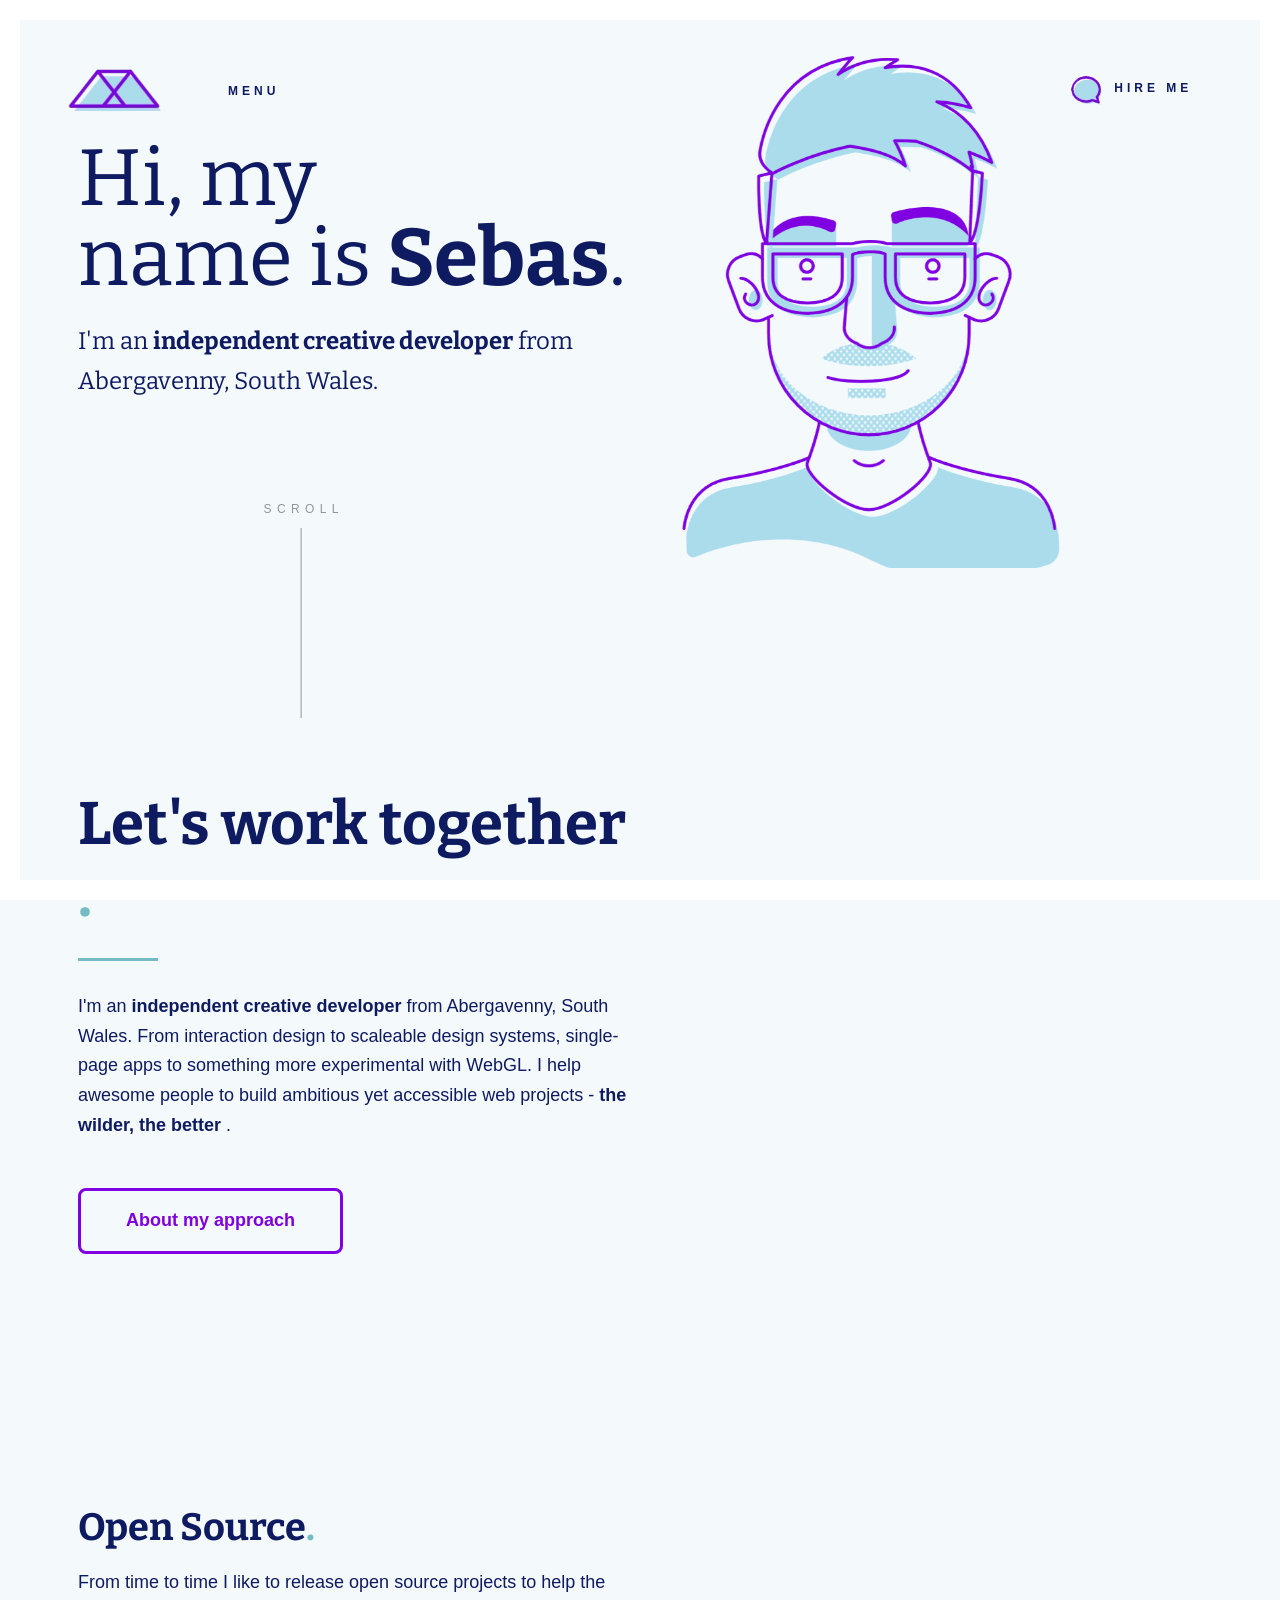
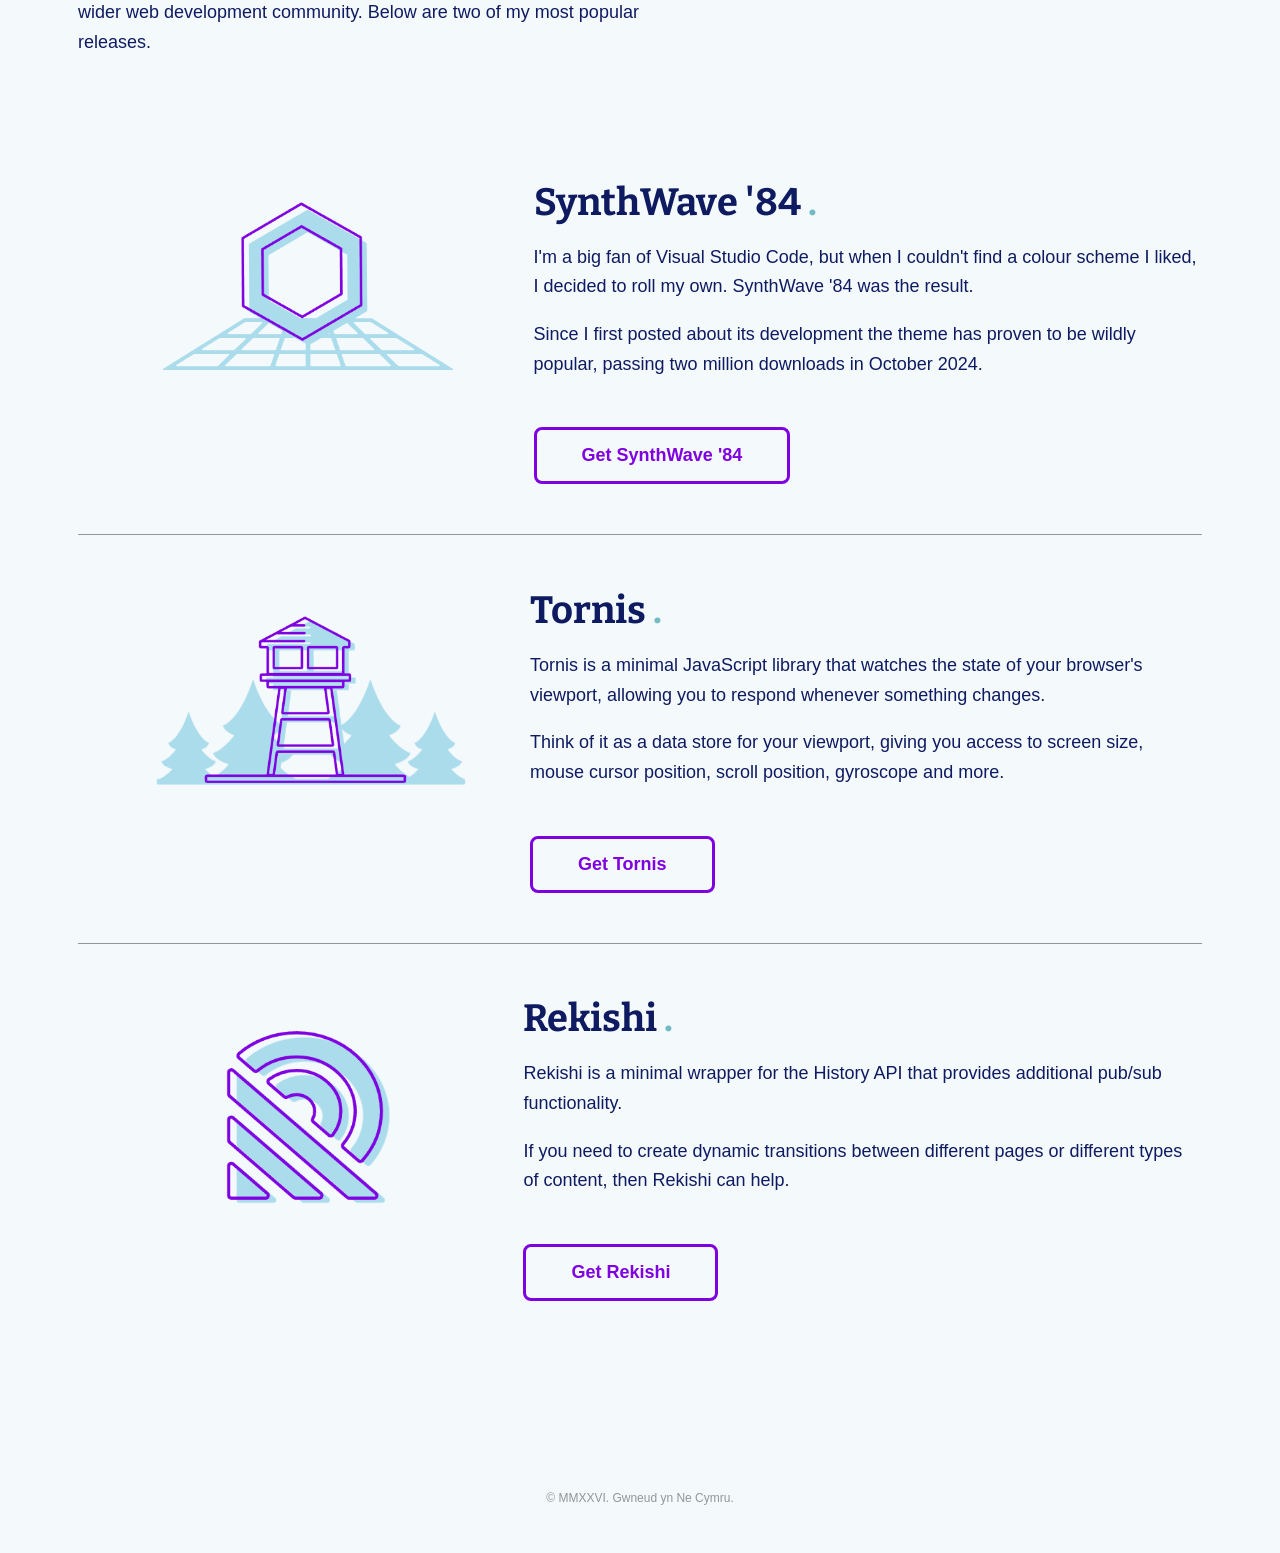
<file: index.html>
<!DOCTYPE html>
<html lang="en">
<head>
    <meta charset="UTF-8">
    <meta name="viewport" content="width=device-width, initial-scale=1.0">
    <title>Sebastián Zuleta - Independent Creative Developer</title>
    <link rel="stylesheet" href="https://fonts.googleapis.com/css?family=Bitter:400,700&display=swap">
    <link rel="icon" type="image/x-icon" href="https://robbowen.digital/assets/img/favicon-32x32.png">
    <link rel="icon" type="image/png" sizes="16x16" href="/assets/img/favicon-16x16.png">
    <link rel="stylesheet" href="assets/css/styles.css">
    <link rel="stylesheet" href="assets/css/index.css">
    <style id="theme">
        :root {
            --bg: #f4f9fc;
            --line: #7f00e0;
            --fill: #aadcec;
            --text: #0f1b61;
            --subtext: #73bbc5;
            --duo: #aadcec;
        }
    </style>
</head>
<body>
    <header class="header-content">
        <input type="checkbox" id="menu-toggle" hidden>
        <div class="container-header">
            <a href="index.html">
                <img src="assets/img/index/logo.png" alt="Sebastián Logo">
            </a>
            <label for="menu-toggle" class="menu-btn">MENU</label>
            <div class="hire-me">
                <a href="mailto:zuletas092@gmail.com">
                    <img src="assets/img/index/hireMe.png" alt="Hire Me">
                    <span>HIRE ME</span>
                </a>
            </div>
        </div>
        <nav class="nav-overlay">
            <div class="container-header">
                <a href="index.html">
                    <img src="assets/img/index/logo.png" alt="Sebastián Logo">
                </a>
                <label for="menu-toggle" class="close-btn">CLOSE</label>
                <div class="hire-me">
                    <a href="mailto:zuletas092@gmail.com">
                        <img src="assets/img/index/hireMe.png" alt="Hire Me">
                        <span>HIRE ME</span>
                    </a>
                </div>
            </div>
            <div class="social-links">
                <a class="ig" href="https://www.instagram.com/zuleta.239">Follow me on Instagram</a>
                <a class="git" href="https://github.com/Ez-Sebas">Visit my GitHub</a>
                <a class="email" href="mailto:zuletas092@gmail.com">Correo Electronico</a>
            </div>
            <ul>
                <li>
                    <a href="index.html">Home</a>
                    <span>Back to the home page.</span>
                </li>
                <li>
                    <a href="work.html">Work</a>
                    <span>My approach to development.</span>
                </li>
                <li>
                    <a href="about.html">About</a>
                    <span>A little about me and my background.</span>
                </li>
                <li>
                    <a href="writing.html">Writing</a>
                    <span>My latest writing on tech and language.</span>
                </li>
            </ul>
        </nav>
    </header>
    <main>
        <section class="hero-section">
            <div>
                <div class="information">
                    <h1>
                        Hi, my &#8203;<br>
                        name is <b>Sebas</b>.
                    </h1>
                    <p>
                        I'm an <b>independent creative developer</b>
                        from Abergavenny, South Wales.
                    </p>
                    <span class="scroll">
                        <span>
                            <span>S</span>
                            <span>C</span>
                            <span>R</span>
                            <span>O</span>
                            <span>L</span>
                            <span>L</span>
                        </span>
                    </span>
                </div>
                <img src="assets/img/index/avatar.png" alt="Sebas Avatar">
            </div>
        </section>
        <section class="work-together">
            <div class="title">
                <h2>
                    <span>
                        Let's work together
                        <span class="dot">.</span>
                    </span>
                </h2>
            </div>
            <div class="description">
                <p>
                    <span>
                        I'm an <b>independent creative developer</b>
                        from Abergavenny, South Wales. 
                    </span>
                    From interaction design to scaleable design systems, single-page apps to something more experimental with WebGL. I help awesome people to build ambitious yet accessible web projects - <b>the wilder, the better</b>
                    .
                </p>
                <a href="work.html" class="btn">
                    <span class="btn-label">About my approach</span>
                    <span class="btn-fill">About my approach</span>
                </a>
            </div>
            <div class="open-source">
                <h2 class="subtitle">
                    Open Source<span class="dot">.</span>
                </h2>
                <p class="text-description">
                    From time to time I like to release open source projects to help the wider web development community. Below are two of my most popular releases.
                </p>
            </div>
        </section>
        <section class="synthWave">
            <div>
                <img src="assets/img/index/synthwave.png" alt="synthwave">
                <div>
                    <h2 class="subtitle">
                        SynthWave <b>'84</b>
                        <span class="dot">.</span>
                    </h2>
                    <p class="text-description">
                        I'm a big fan of Visual Studio Code, but when I couldn't find a colour scheme I liked, I decided to roll my own. SynthWave '84 was the result.
                    </p>
                    <p class="text-description">
                        Since I first posted about its development the theme has proven to be wildly popular, passing two million downloads in October 2024.
                    </p>
                    <a href="https://marketplace.visualstudio.com/items?itemName=RobbOwen.synthwave-vscode" class="btn">
                        <span class="btn-label">Get SynthWave '84</span>
                        <span class="btn-fill">Get SynthWave '84</span>
                    </a>
                </div>
            </div>
        </section>
        <section class="tornis">
            <div>
                <img src="assets/img/index/tornis.png" alt="tornis">
                <div>
                    <h2 class="subtitle">
                        Tornis
                        <span class="dot">.</span>
                    </h2>
                    <p class="text-description">
                        Tornis is a minimal JavaScript library that watches the state of your browser's viewport, allowing you to respond whenever something changes.
                    </p>
                    <p class="text-description">
                        Think of it as a data store for your viewport, giving you access to screen size, mouse cursor position, scroll position, gyroscope and more.
                    </p>
                    <a href="https://tornis.robbowen.digital/" class="btn">
                        <span class="btn-label">Get Tornis</span>
                        <span class="btn-fill">Get Tornis</span>
                    </a>
                </div>
            </div>
        </section>
        <section class="rekishi">
            <div>
                <img src="assets/img/index/rekishi.png" alt="rekishi">
                <div>
                    <h2 class="subtitle">
                        Rekishi
                        <span class="dot">.</span>
                    </h2>
                    <p class="text-description">
                        Rekishi is a minimal wrapper for the History API that provides additional pub/sub functionality.
                    </p>
                    <p class="text-description">
                        If you need to create dynamic transitions between different pages or different types of content, then Rekishi can help.
                    </p>
                    <a href="" class="btn">
                        <span class="btn-label">Get Rekishi</span>
                        <span class="btn-fill">Get Rekishi</span>
                    </a>
                </div>
            </div>
        </section>
    </main>
    <footer>
        © MMXXVI. Gwneud yn Ne Cymru.
    </footer>
</body>
</html>
</file>
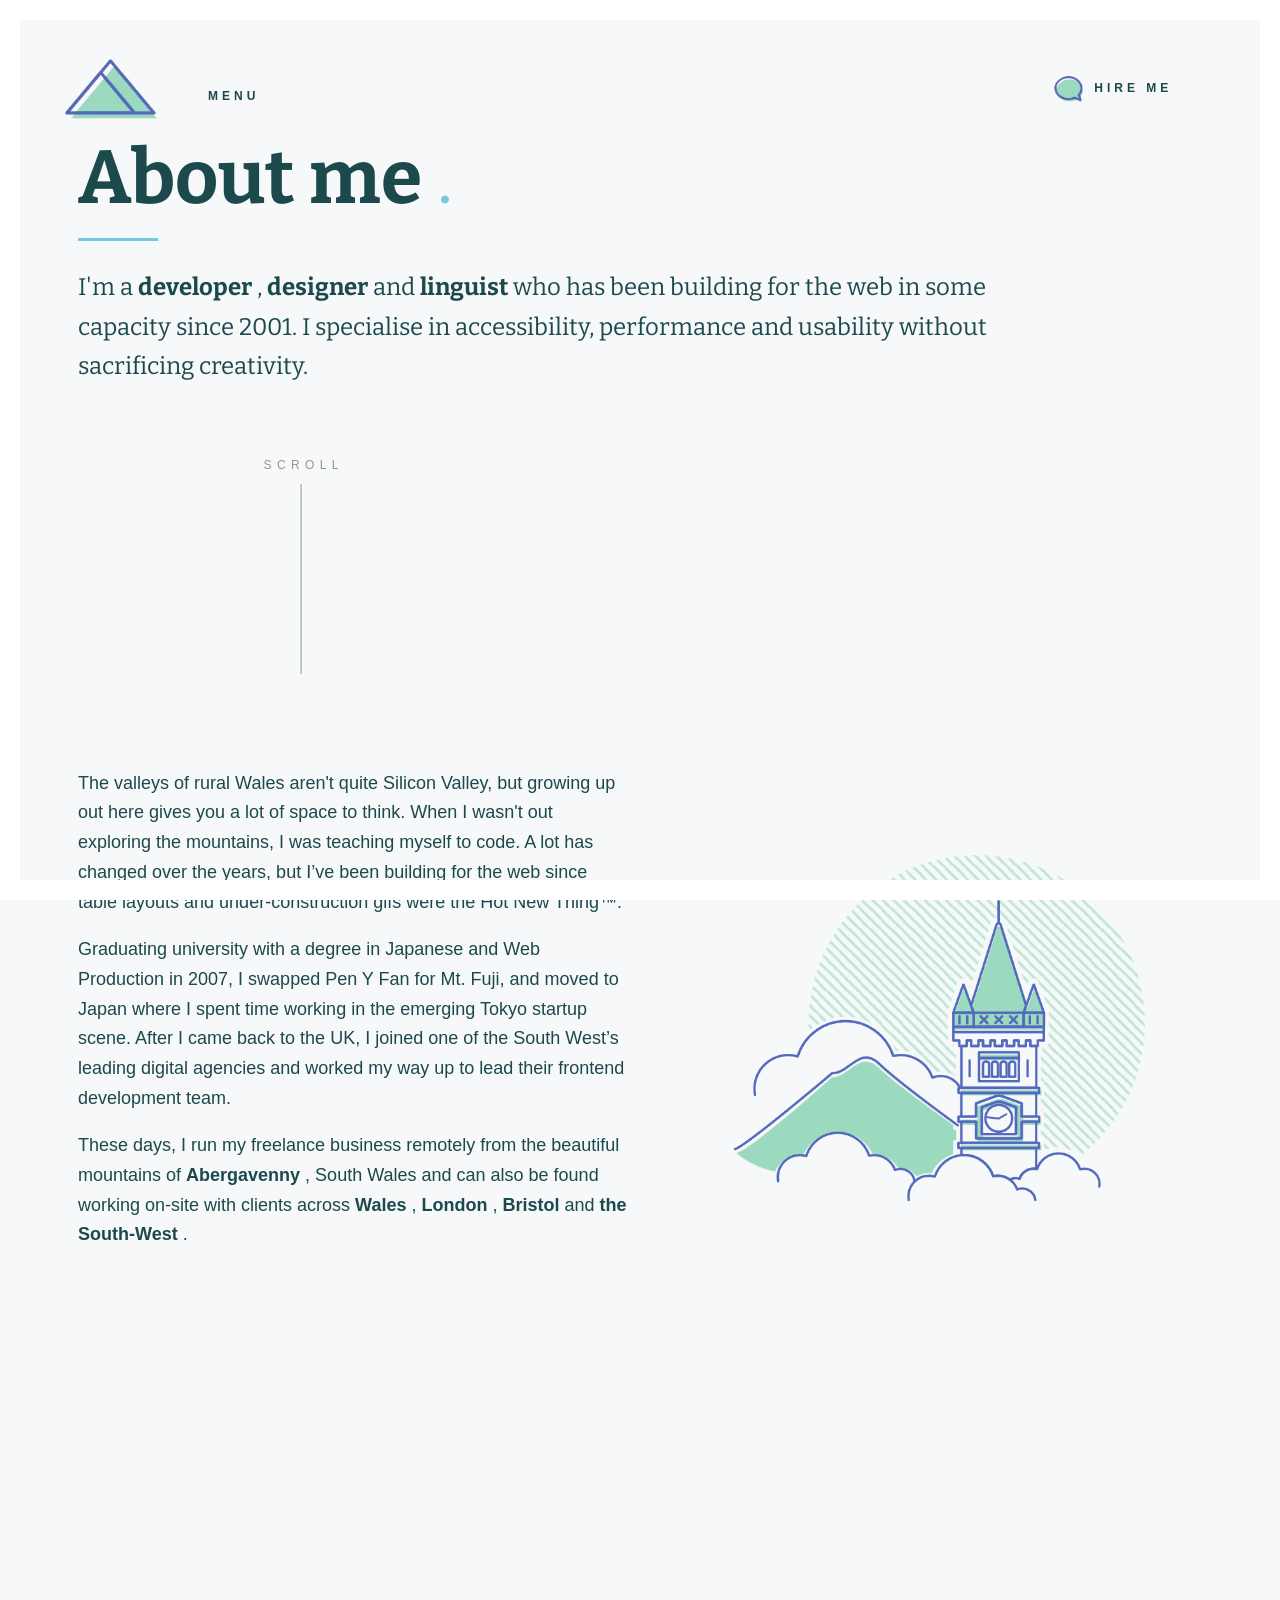
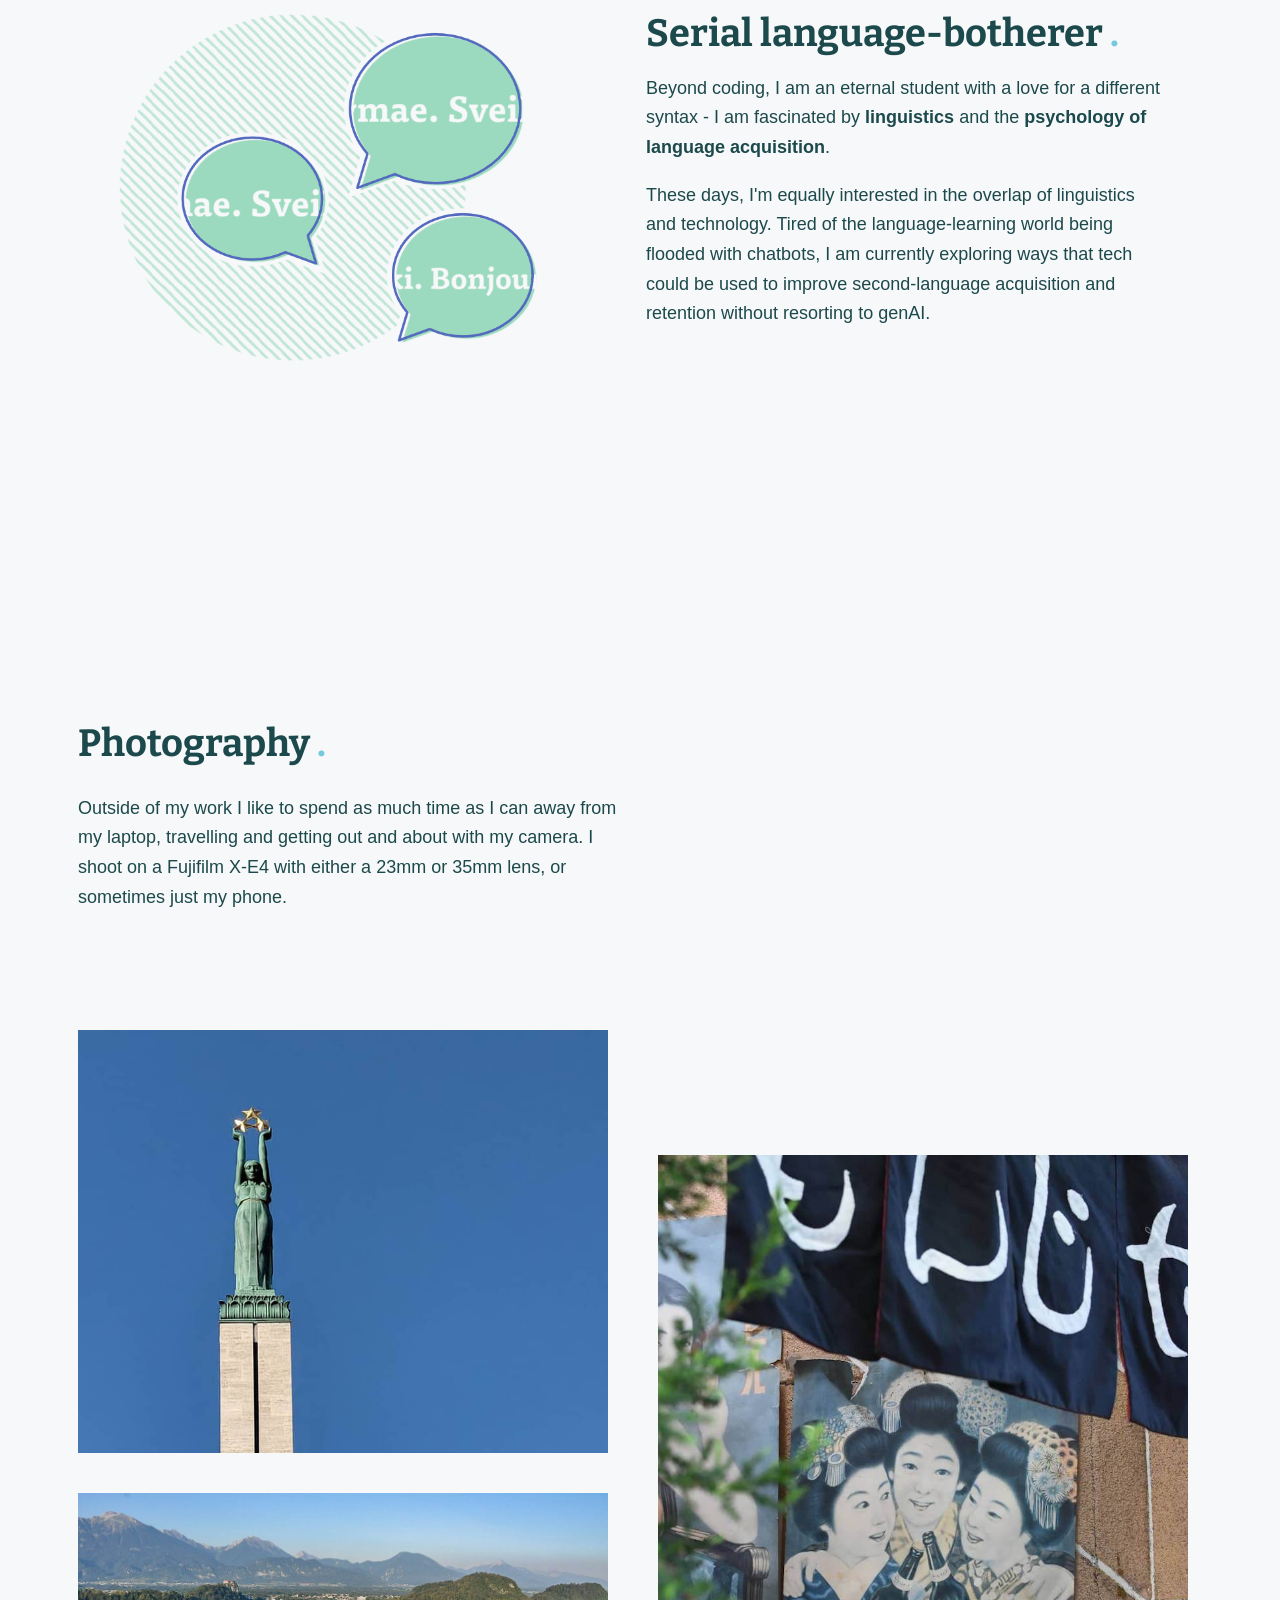
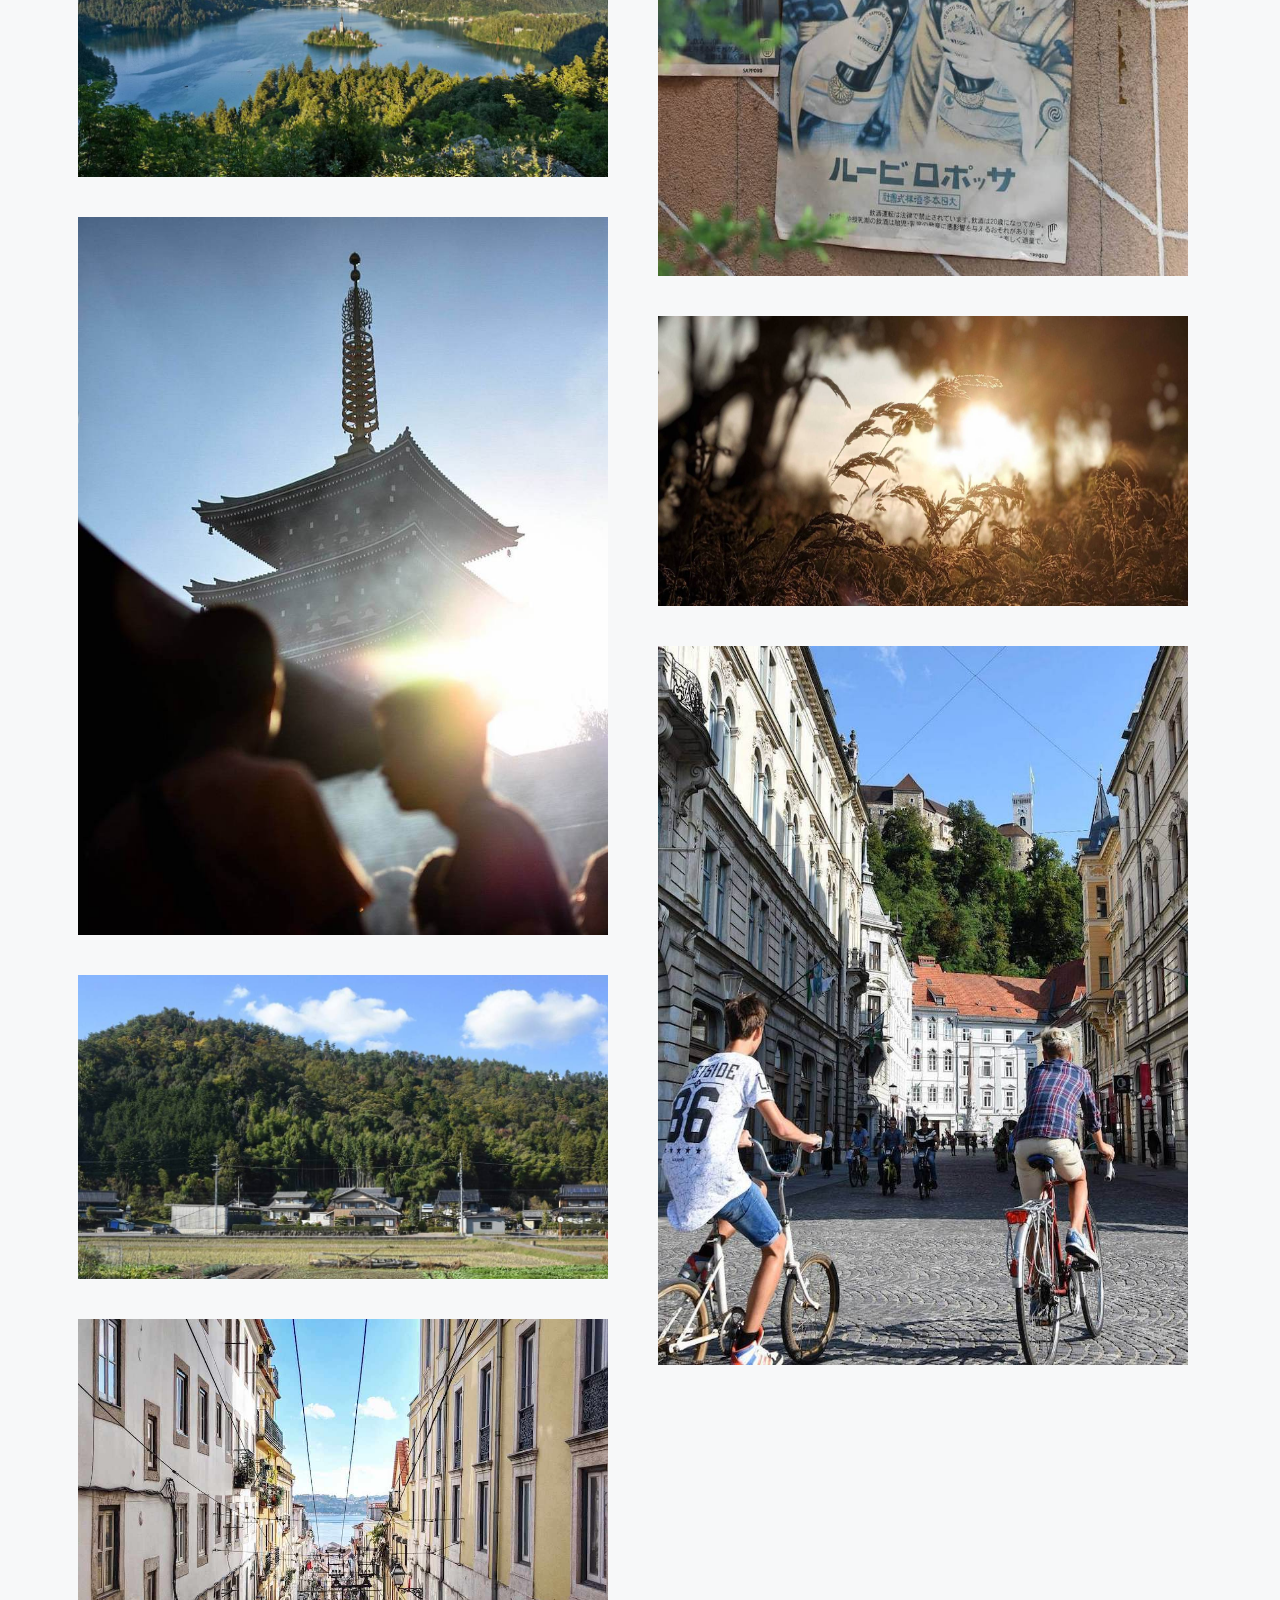
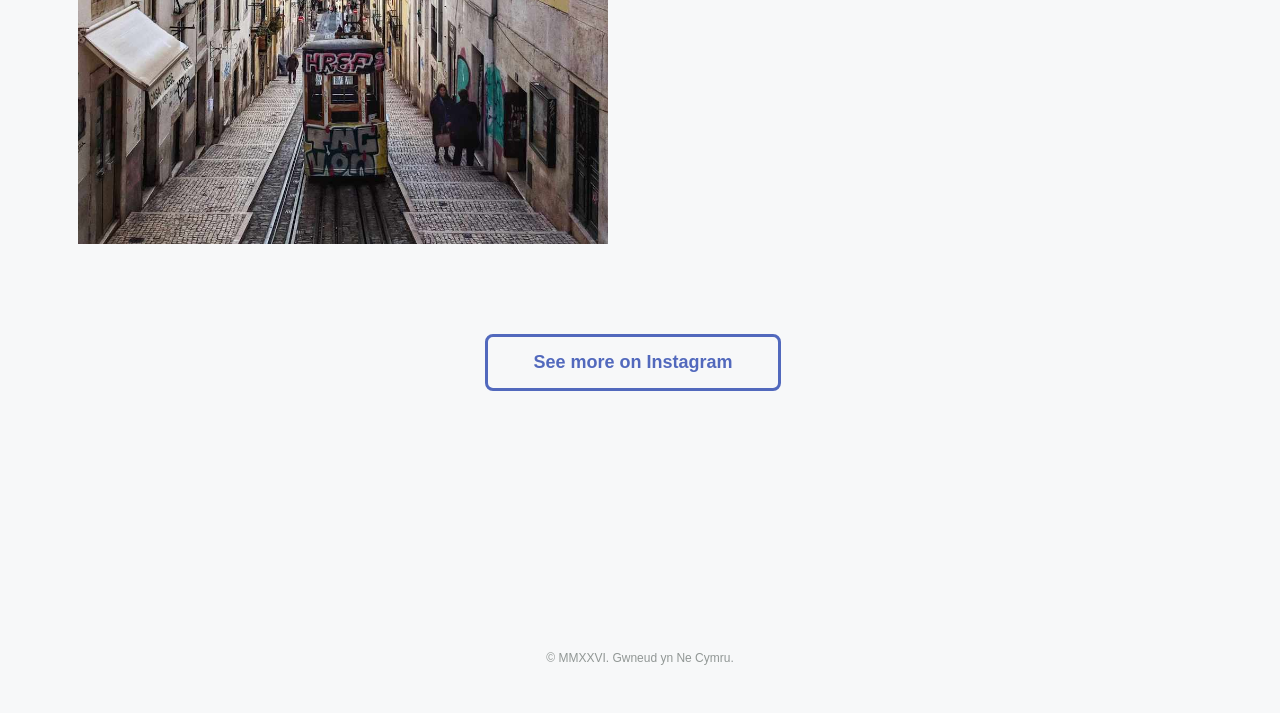
<file: about.html>
<!DOCTYPE html>
<html lang="en">
<head>
    <meta charset="UTF-8">
    <meta name="viewport" content="width=device-width, initial-scale=1.0">
    <title>Who I am - Sebastián Zuleta</title>
    <link rel="stylesheet" href="https://fonts.googleapis.com/css?family=Bitter:400,700&display=swap">
    <link rel="icon" type="image/x-icon" href="https://robbowen.digital/assets/img/favicon-32x32.png">
    <link rel="icon" type="image/png" sizes="16x16" href="/assets/img/favicon-16x16.png">
    <link rel="stylesheet" href="assets/css/styles.css">
    <link rel="stylesheet" href="assets/css/about.css">
    <style id="theme">
        :root {
            --bg: #f7f8f9;
            --line: #5269bd;
            --fill: #9bdabe;
            --text: #1c494c;
            --subtext: #73cadc;
            --duo: #9bdabe;
        }
    </style>
</head>
<body>
    <header class="header-content">
        <input type="checkbox" id="menu-toggle" hidden>
        <div class="container-header">
            <a href="index.html">
                <img src="assets/img/about/logo.png" alt="Sebastián Logo">
            </a>
            <label for="menu-toggle" class="menu-btn">MENU</label>
            <div class="hire-me">
                <a href="mailto:zuletas092@gmail.com">
                    <img src="assets/img/about/hireMe.png" alt="Hire Me">
                    <span>HIRE ME</span>
                </a>
            </div>
        </div>
        <nav class="nav-overlay">
            <div class="container-header">
                <a href="index.html">
                    <img src="assets/img/about/logo.png" alt="Sebastián Logo">
                </a>
                <label for="menu-toggle" class="close-btn">CLOSE</label>
                <div class="hire-me">
                    <a href="mailto:zuletas092@gmail.com">
                        <img src="assets/img/about/hireMe.png" alt="Hire Me">
                        <span>HIRE ME</span>
                    </a>
                </div>
            </div>
            <div class="social-links">
                <a class="ig" href="https://www.instagram.com/zuleta.239">Follow me on Instagram</a>
                <a class="git" href="https://github.com/Ez-Sebas">Visit my GitHub</a>
                <a class="email" href="mailto:zuletas092@gmail.com">Correo Electronico</a>
            </div>
            <ul>
                <li>
                    <a href="index.html">Home</a>
                    <span>Back to the home page.</span>
                </li>
                <li>
                    <a href="work.html">Work</a>
                    <span>My approach to development.</span>
                </li>
                <li>
                    <a href="about.html">About</a>
                    <span>A little about me and my background.</span>
                </li>
                <li>
                    <a href="writing.html">Writing</a>
                    <span>My latest writing on tech and language.</span>
                </li>
            </ul>
        </nav>
    </header>
    <main>
        <section class="hero-section">
                <div class="information">
                    <h1>
                        <b>About me</b>
                        <span class="dot">.</span>
                    </h1>
                    <p>
                        I'm a <b>developer</b>
                        , <b>designer</b>
                        and <b>linguist</b>
                        who has been building for the web in some capacity since 2001. I specialise in accessibility, performance and usability without sacrificing creativity.
                    </p>
                    <span class="scroll">
                        <span>
                            <span>S</span>
                            <span>C</span>
                            <span>R</span>
                            <span>O</span>
                            <span>L</span>
                            <span>L</span>
                        </span>
                    </span>
                </div>
        </section>
        <section class="about-me">
            <div>
                <div>
                    <p class="text-description">
                        The valleys of rural Wales aren't quite Silicon Valley, but growing up out here gives you a lot of space to think. When I wasn't out exploring the mountains, I was teaching myself to code. A lot has changed over the years, but I’ve been building for the web since table layouts and under-construction gifs were the Hot New Thing™.
                    </p>
                    <p class="text-description">
                        Graduating university with a degree in Japanese and Web Production in 2007, I swapped Pen Y Fan for Mt. Fuji, and moved to Japan where I spent time working in the emerging Tokyo startup scene. After I came back to the UK, I joined one of the South West’s leading digital agencies and worked my way up to lead their frontend development team.
                    </p>
                    <p class="text-description">
                        These days, I run my freelance business remotely from the beautiful mountains of <b>Abergavenny</b>
                        , South Wales and can also be found working on-site with clients across <b>Wales</b>
                        , <b>London</b>
                        , <b>Bristol</b>
                        and <b>the South-West</b>
                        .
                    </p>
                </div>
                <img src="assets/img/about/clockTower.png" alt="Clock Tower">
            </div>
        </section>
        <section class="serial-language">
            <div>
                <img src="assets/img/about/serialLanguage.png" alt="Serial Language">
                <div>
                    <h2 class="subtitle">
                        Serial language-botherer
                        <span class="dot">.</span>
                    </h2>
                    <p class="text-description">
                        Beyond coding, I am an eternal student with a love for a different syntax - I am fascinated by <b>linguistics</b>
                        and the <b>psychology of language acquisition</b>.
                    </p>
                    <p class="text-description">
                        These days, I'm equally interested in the overlap of linguistics and technology. Tired of the language-learning world being flooded with chatbots, I am currently exploring ways that tech could be used to improve second-language acquisition and retention without resorting to genAI.
                    </p>
                </div>
            </div>
        </section>
        <section class="photography">
            <div>
                <h2 class="subtitle">
                    Photography
                    <span class="dot">.</span>
                </h2>
                <p class="text-description">
                    Outside of my work I like to spend as much time as I can away from my laptop, travelling and getting out and about with my camera. I shoot on a Fujifilm X-E4 with either a 23mm or 35mm lens, or sometimes just my phone.
                </p>
            </div>
            <div class="photos-grid">
                <div>
                    <div>
                        <img class="milda" src="assets/img/about/milda.jpg" alt="Milda">
                        <img class="lakebled" src="assets/img/about/lakebled.jpg" alt="Lakebled">
                        <img class="asakusa" src="assets/img/about/asakusa.jpg" alt="Asakusa">
                        <img class="gifu" src="assets/img/about/gifu.jpg" alt="Gifu">
                        <img class="lisbon" src="assets/img/about/lisbon.jpg" alt="Lisbon">
                    </div>
                    <div>
                        <img class="poster" src="assets/img/about/poster.jpg" alt="Poster">
                        <img class="walessunset" src="assets/img/about/walessunset.jpg" alt="Walessunset">
                        <img class="ljubljana" src="assets/img/about/ljubljana.jpg" alt="ljubljana">
                    </div>
                </div>
            </div>
            <div class="btns">
                <a href="https://www.instagram.com/zuleta.239" class="btn">
                    <span class="btn-label">See more on Instagram</span>
                    <span class="btn-fill">See more on Instagram</span>
                </a>
            </div>
        </section>
    </main>
    <footer>
        © MMXXVI. Gwneud yn Ne Cymru.
    </footer>
</body>
</html>
</file>
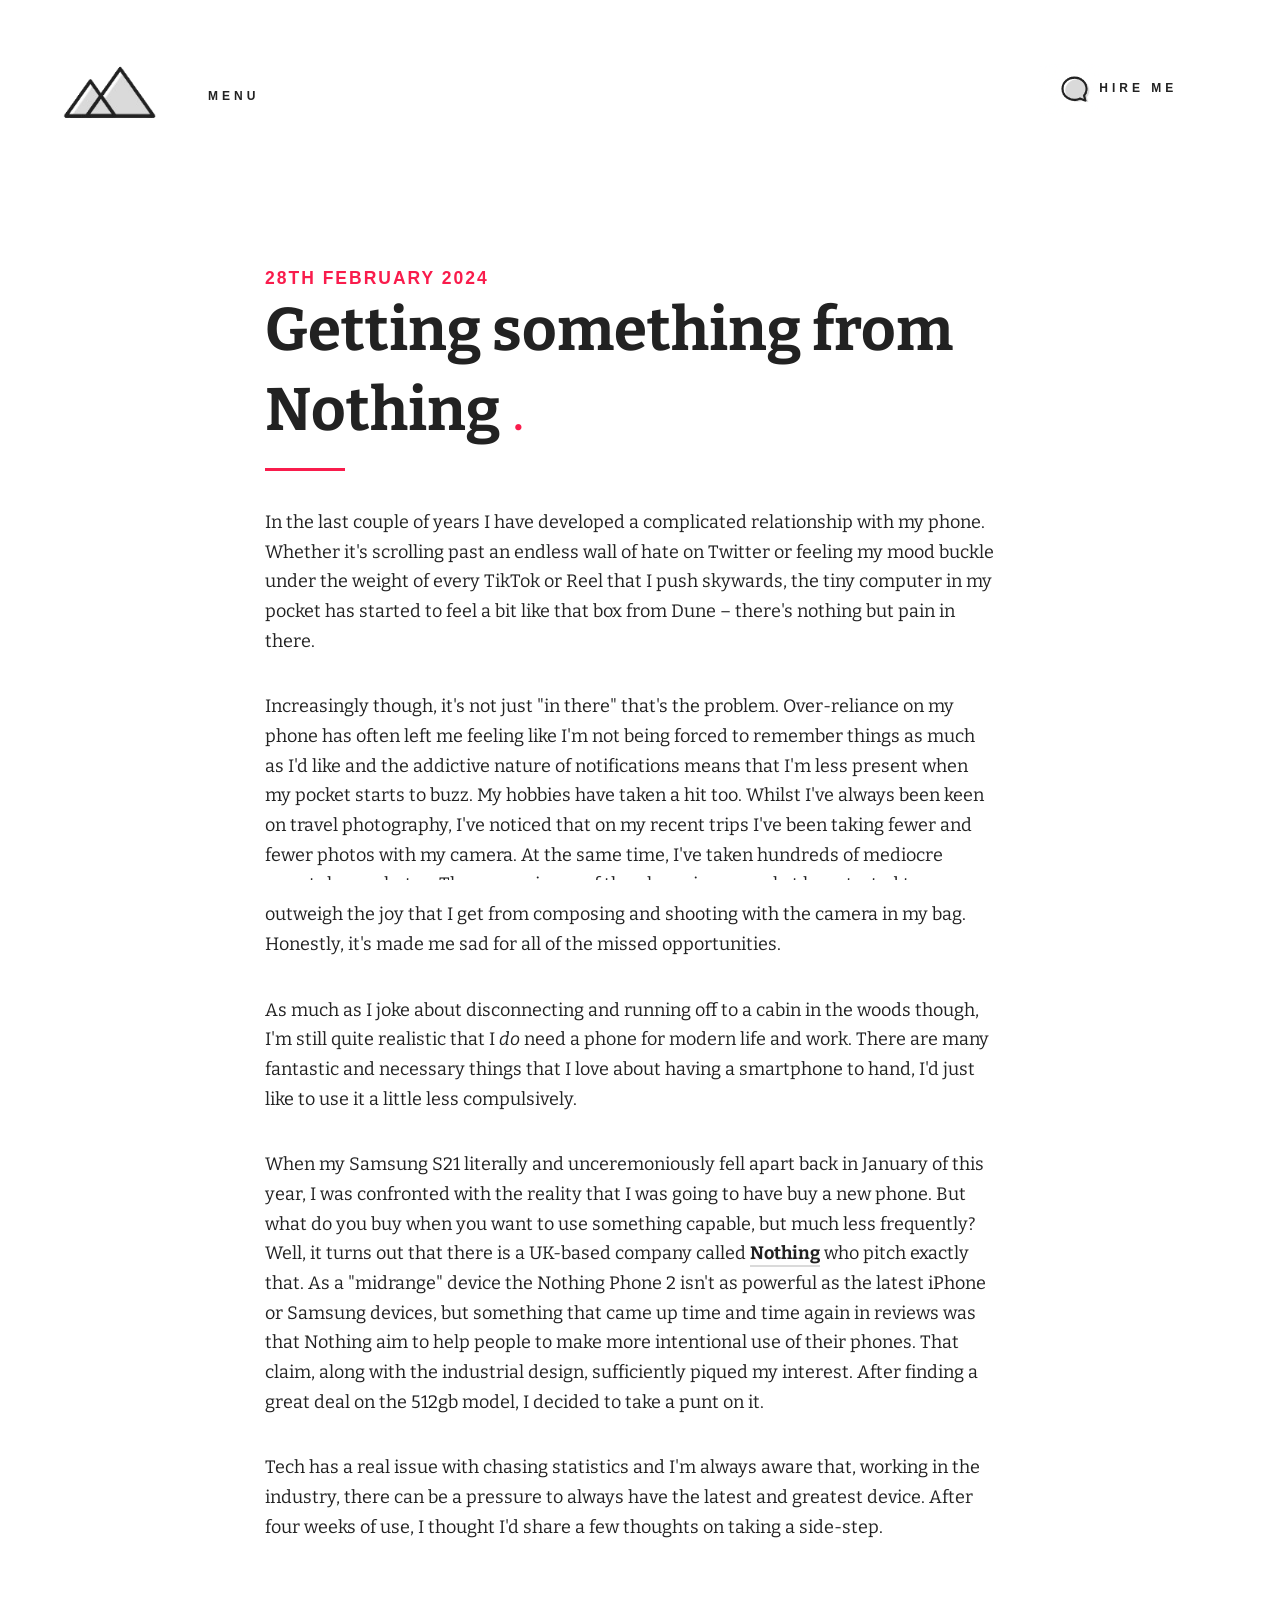
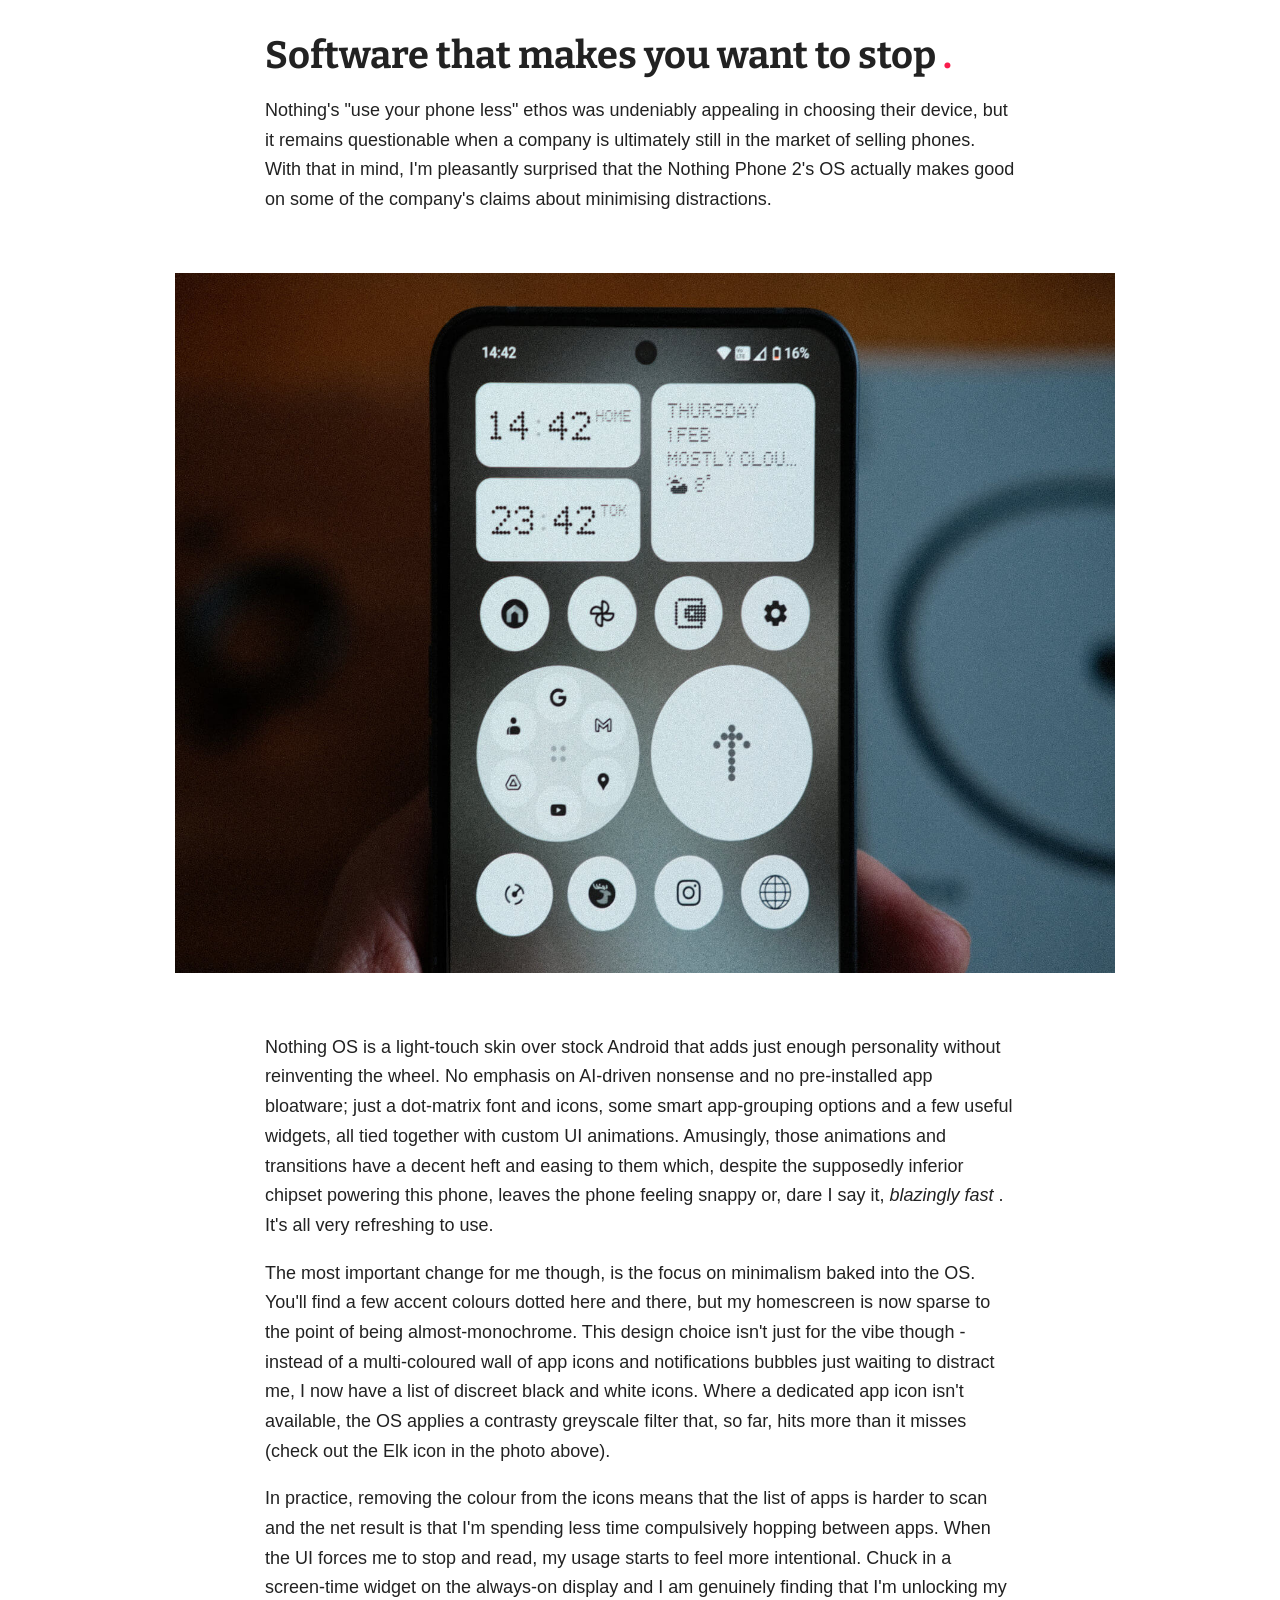
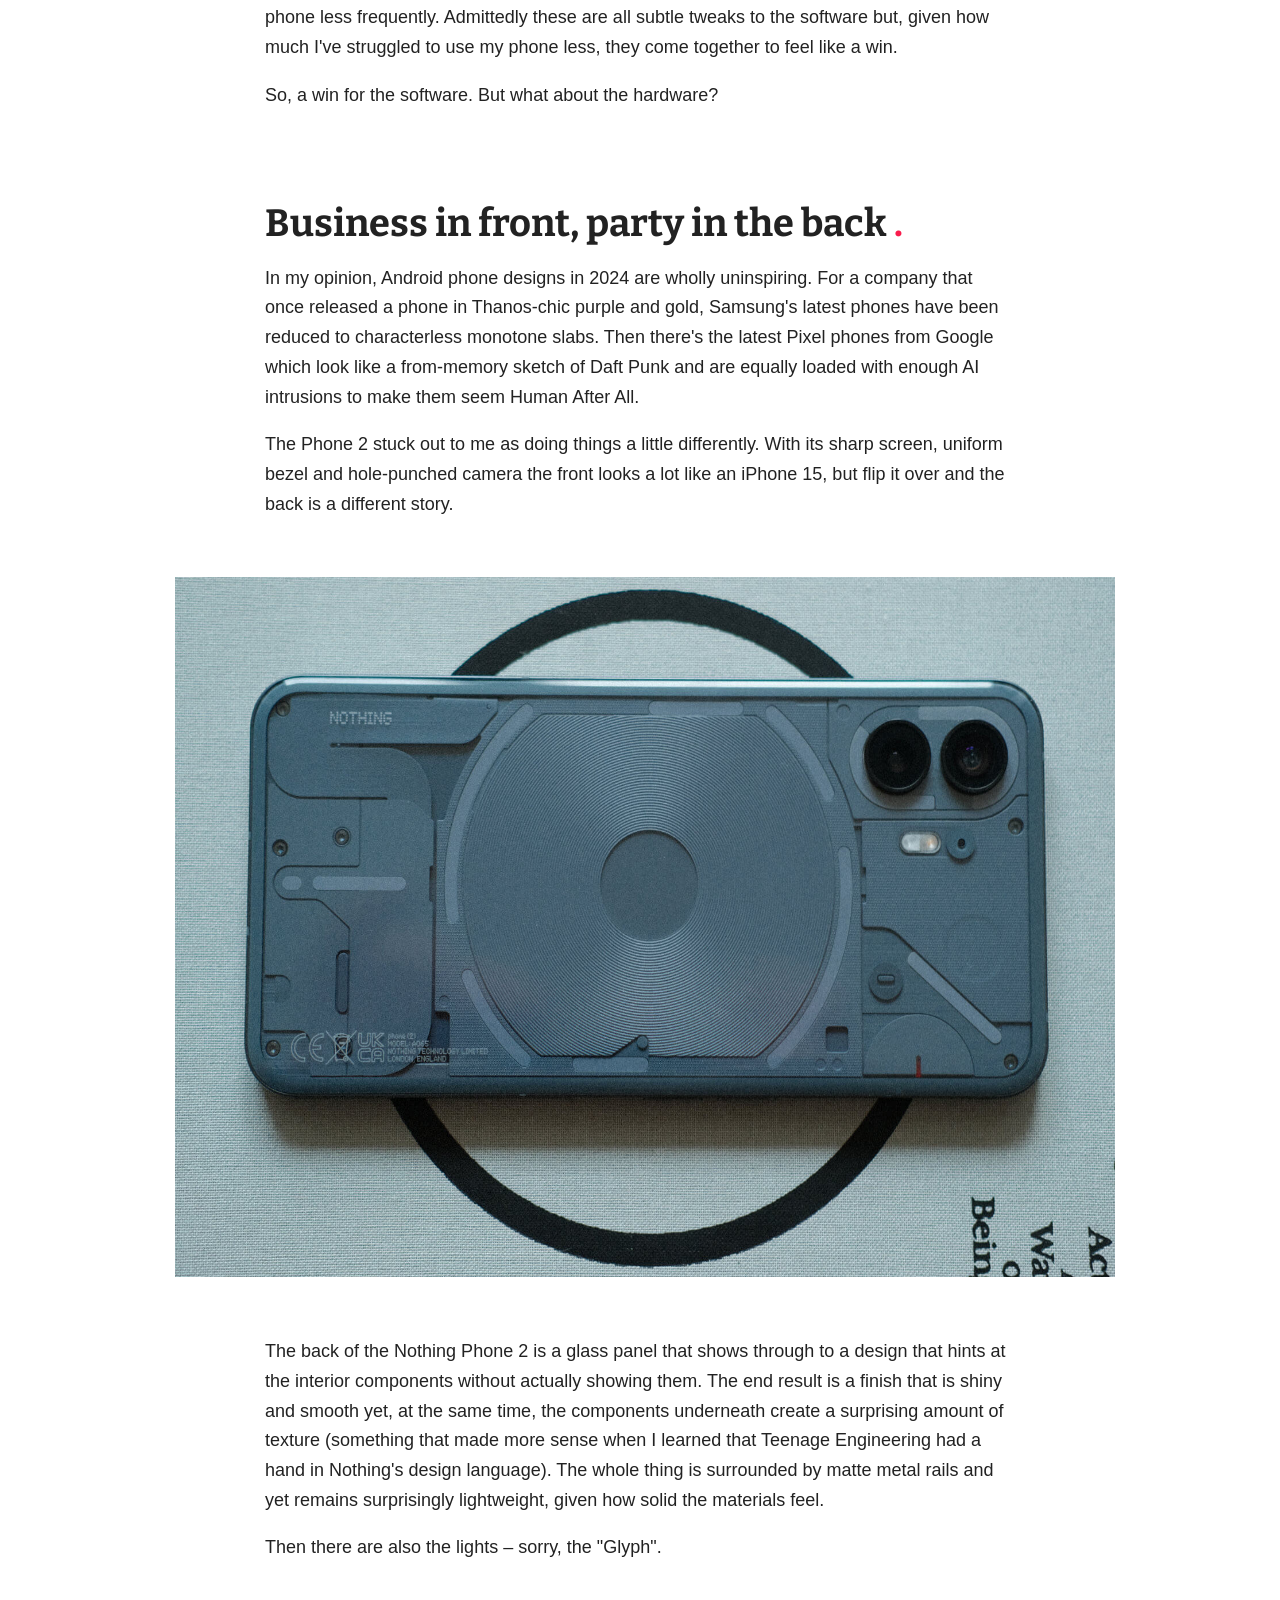
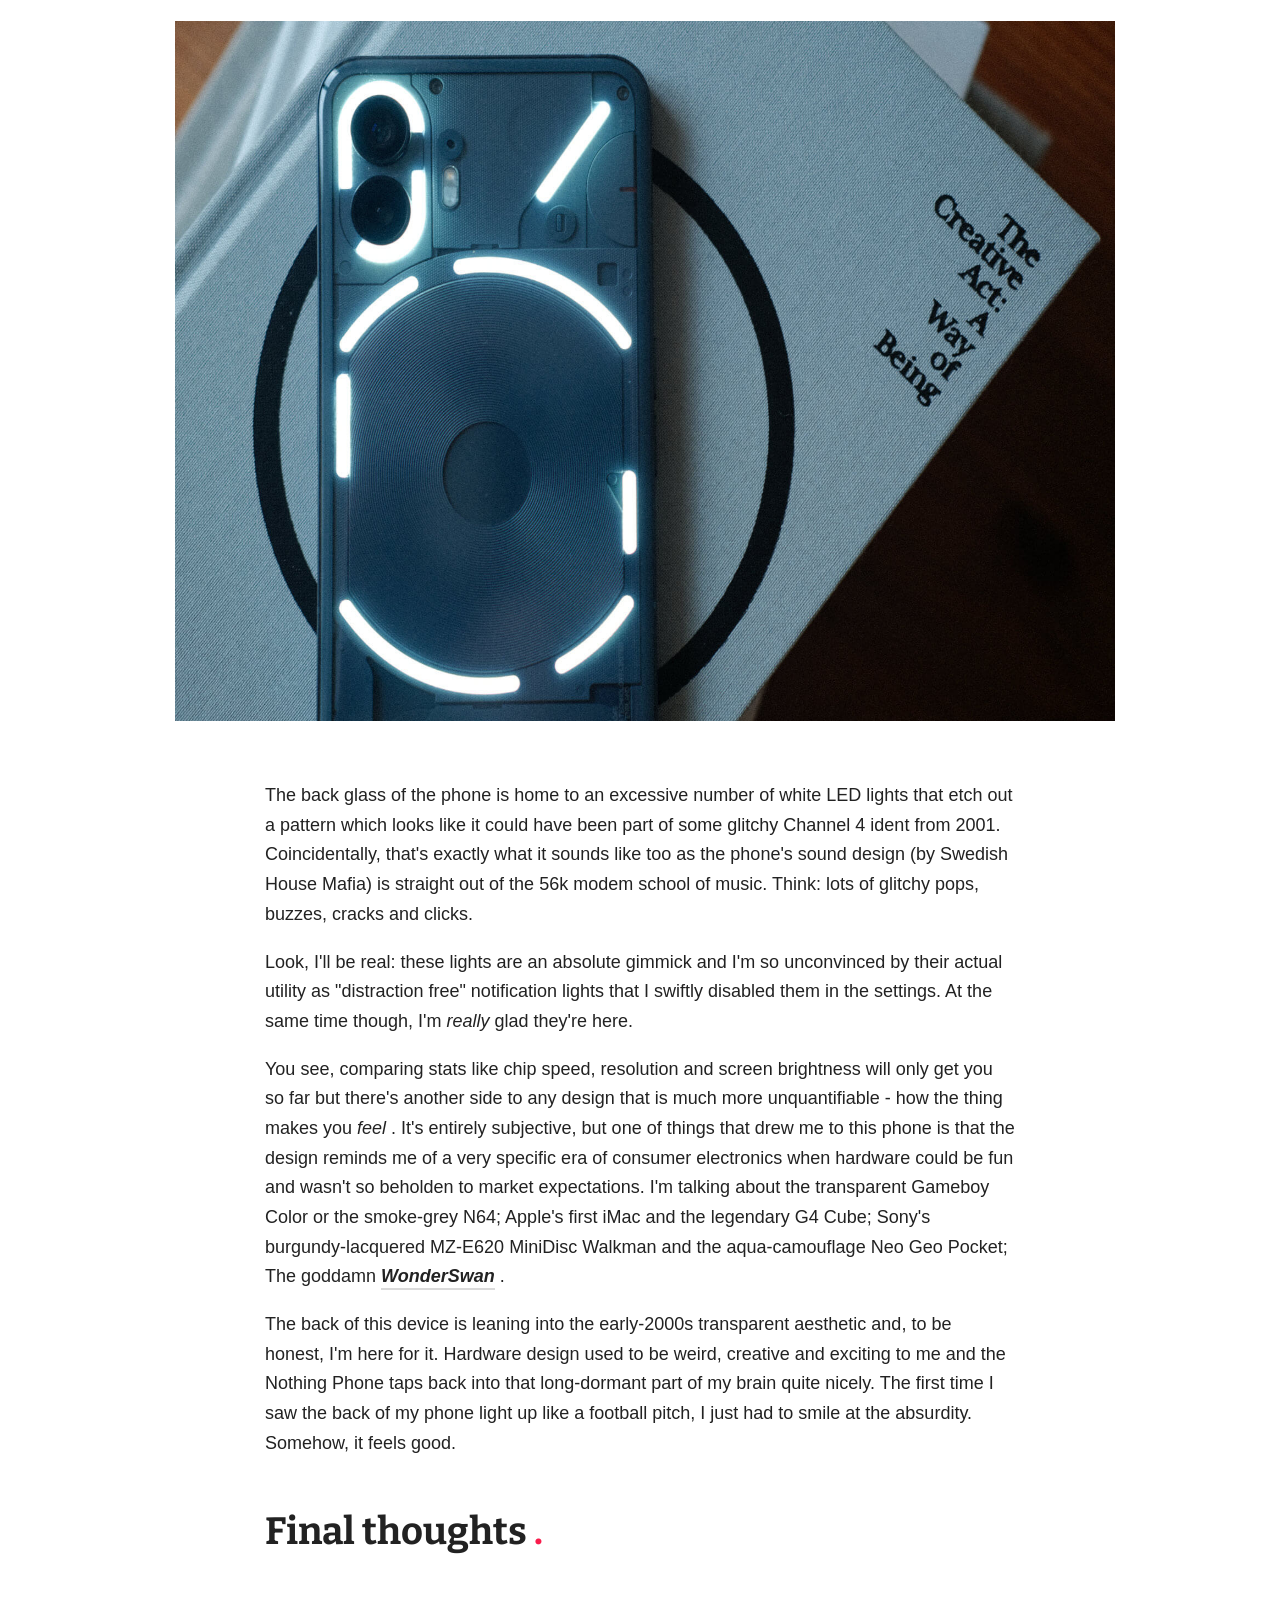
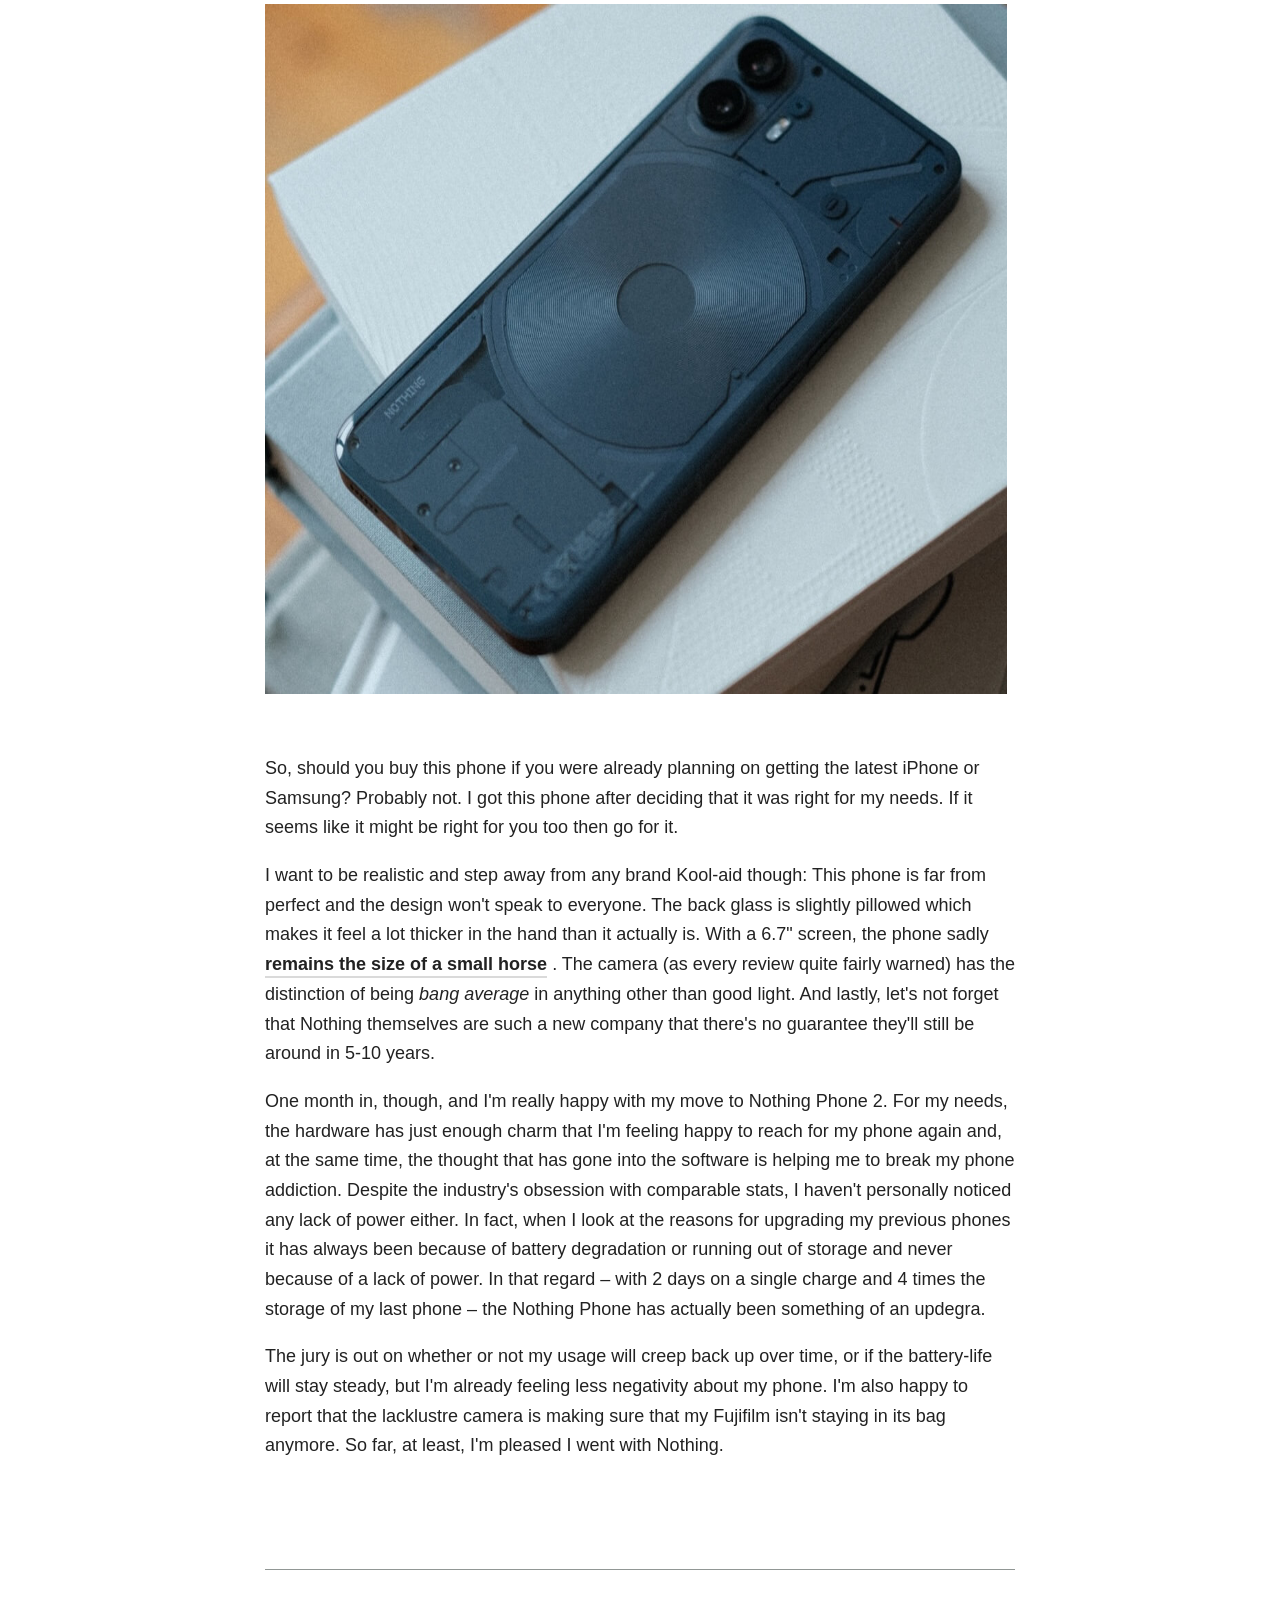
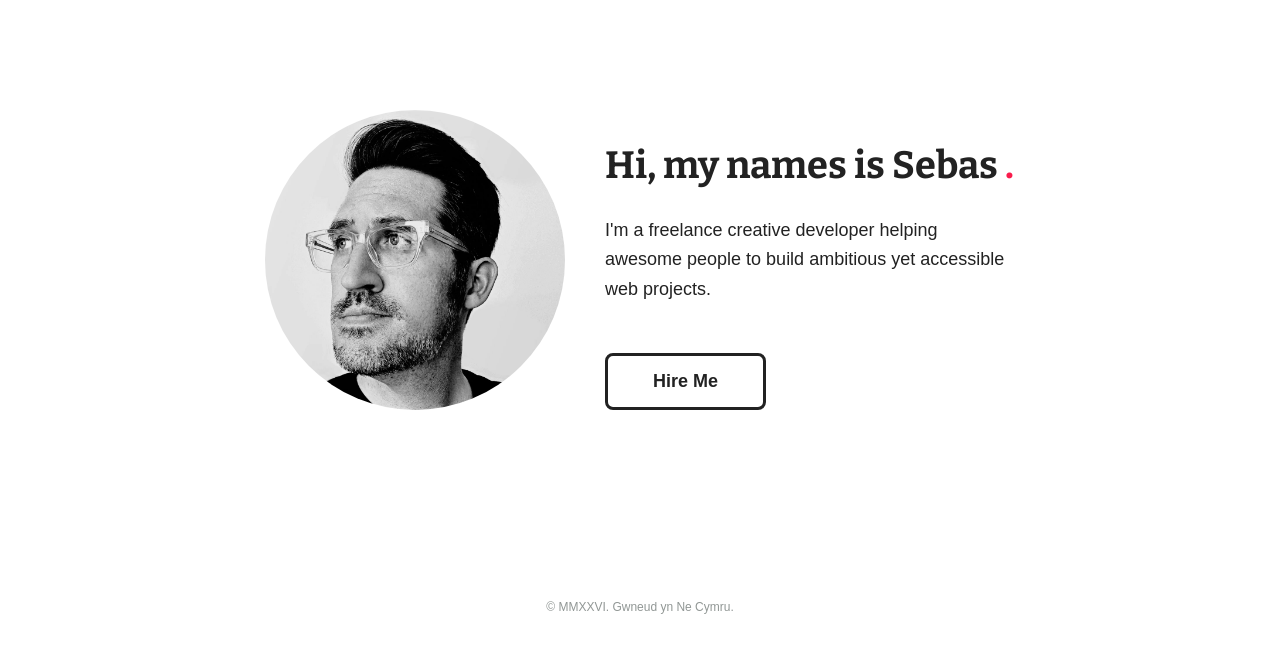
<file: getting-something.html>
<!DOCTYPE html>
<html lang="en">
<head>
    <meta charset="UTF-8">
    <meta name="viewport" content="width=device-width, initial-scale=1.0">
    <title>Geting something from Nothing- Sebastián Zuleta</title>
    <link rel="stylesheet" href="https://fonts.googleapis.com/css?family=Bitter:400,700&display=swap">
    <link rel="icon" type="image/x-icon" href="https://robbowen.digital/assets/img/favicon-32x32.png">
    <link rel="icon" type="image/png" sizes="16x16" href="/assets/img/favicon-16x16.png">
    <link rel="stylesheet" href="assets/css/styles.css">
    <link rel="stylesheet" href="assets/css/getting-something.css">
    <style id="theme">
        :root {
            --bg: #ffffff;
            --line: #222222;
            --fill: #dadada;
            --text: #222222;
            --subtext: #f91c4c;
            --contrast: #f91c4c;
            --duo: #dddddd;
        }
    </style>
</head>
<body>
    <header class="header-content">
        <input type="checkbox" id="menu-toggle" hidden>
        <div class="container-header">
            <a href="index.html">
                <img src="assets/img/getting-something/logo.png" alt="Sebastián Logo">
            </a>
            <label for="menu-toggle" class="menu-btn">MENU</label>
            <div class="hire-me">
                <a href="mailto:zuletas092@gmail.com">
                    <img src="assets/img/getting-something/hireMe.png" alt="Hire Me">
                    <span>HIRE ME</span>
                </a>
            </div>
        </div>
        <nav class="nav-overlay">
            <div class="container-header">
                <a href="index.html">
                    <img src="assets/img/getting-something/logo.png" alt="Sebastián Logo">
                </a>
                <label for="menu-toggle" class="close-btn">CLOSE</label>
                <div class="hire-me">
                    <a href="mailto:zuletas092@gmail.com">
                        <img src="assets/img/getting-something/hireMe2.png" alt="Hire Me">
                        <span>HIRE ME</span>
                    </a>
                </div>
            </div>
            <div class="social-links">
                <a class="ig" href="https://www.instagram.com/zuleta.239">Follow me on Instagram</a>
                <a class="git" href="https://github.com/Ez-Sebas">Visit my GitHub</a>
                <a class="email" href="mailto:zuletas092@gmail.com">Correo Electronico</a>
            </div>
            <ul>
                <li>
                    <a href="index.html">Home</a>
                    <span>Back to the home page.</span>
                </li>
                <li>
                    <a href="work.html">Work</a>
                    <span>My approach to development.</span>
                </li>
                <li>
                    <a href="about.html">About</a>
                    <span>A little about me and my background.</span>
                </li>
                <li>
                    <a href="writing.html">Writing</a>
                    <span>My latest writing on tech and language.</span>
                </li>
            </ul>
        </nav>
    </header>
    <main>
        <article class="article-ppal">
            <div class="information">
                <span>28TH FEBRUARY 2024</span>
                <h1>
                    <b>Getting something from Nothing</b>
                    <span class="dot">.</span>
                </h1>
                <p>
                    In the last couple of years I have developed a complicated relationship with my phone. Whether it's scrolling past an endless wall of hate on Twitter or feeling my mood buckle under the weight of every TikTok or Reel that I push skywards, the tiny computer in my pocket has started to feel a bit like that box from Dune – there's nothing but pain in there.
                </p>
                <p>
                    Increasingly though, it's not just "in there" that's the problem. Over-reliance on my phone has often left me feeling like I'm not being forced to remember things as much as I'd like and the addictive nature of notifications means that I'm less present when my pocket starts to buzz. My hobbies have taken a hit too. Whilst I've always been keen on travel photography, I've noticed that on my recent trips I've been taking fewer and fewer photos with my camera. At the same time, I've taken hundreds of mediocre smartphone photos. The convenience of the phone in my pocket has started to outweigh the joy that I get from composing and shooting with the camera in my bag. Honestly, it's made me sad for all of the missed opportunities.
                </p>
                <p>
                    As much as I joke about disconnecting and running off to a cabin in the woods though, I'm still quite realistic that I <em>do</em>
                    need a phone for modern life and work. There are many fantastic and necessary things that I love about having a smartphone to hand, I'd just like to use it a little less compulsively.
                </p>
                <p>
                    When my Samsung S21 literally and unceremoniously fell apart back in January of this year, I was confronted with the reality that I was going to have buy a new phone. But what do you buy when you want to use something capable, but much less frequently? Well, it turns out that there is a UK-based company called <a href="https://nothing.tech" class="jam">Nothing</a>
                    who pitch exactly that. As a "midrange" device the Nothing Phone 2 isn't as powerful as the latest iPhone or Samsung devices, but something that came up time and time again in reviews was that Nothing aim to help people to make more intentional use of their phones. That claim, along with the industrial design, sufficiently piqued my interest. After finding a great deal on the 512gb model, I decided to take a punt on it.
                </p>
                <p>
                    Tech has a real issue with chasing statistics and I'm always aware that, working in the industry, there can be a pressure to always have the latest and greatest device. After four weeks of use, I thought I'd share a few thoughts on taking a side-step.
                </p>
            </div>
            <section>
                <h2 class="subtitle">
                    <b>Software that makes you want to stop</b>
                    <span class="dot">.</span>
                </h2>
                <p class="text-description">
                    Nothing's "use your phone less" ethos was undeniably appealing in choosing their device, but it remains questionable when a company is ultimately still in the market of selling phones. With that in mind, I'm pleasantly surprised that the Nothing Phone 2's OS actually makes good on some of the company's claims about minimising distractions.
                </p>
                <img src="assets/img/getting-something/nothing-phone-4.jpg" alt="Phone 4">
                <p class="text-description">
                    Nothing OS is a light-touch skin over stock Android that adds just enough personality without reinventing the wheel. No emphasis on AI-driven nonsense and no pre-installed app bloatware; just a dot-matrix font and icons, some smart app-grouping options and a few useful widgets, all tied together with custom UI animations. Amusingly, those animations and transitions have a decent heft and easing to them which, despite the supposedly inferior chipset powering this phone, leaves the phone feeling snappy or, dare I say it, <em>blazingly fast</em>
                    . It's all very refreshing to use.
                </p>
                <p class="text-description">
                    The most important change for me though, is the focus on minimalism baked into the OS. You'll find a few accent colours dotted here and there, but my homescreen is now sparse to the point of being almost-monochrome. This design choice isn't just for the vibe though - instead of a multi-coloured wall of app icons and notifications bubbles just waiting to distract me, I now have a list of discreet black and white icons. Where a dedicated app icon isn't available, the OS applies a contrasty greyscale filter that, so far, hits more than it misses (check out the Elk icon in the photo above).
                </p>
                <p class="text-description">
                    In practice, removing the colour from the icons means that the list of apps is harder to scan and the net result is that I'm spending less time compulsively hopping between apps. When the UI forces me to stop and read, my usage starts to feel more intentional. Chuck in a screen-time widget on the always-on display and I am genuinely finding that I'm unlocking my phone less frequently. Admittedly these are all subtle tweaks to the software but, given how much I've struggled to use my phone less, they come together to feel like a win.
                </p>
                <p class="text-description">
                    So, a win for the software. But what about the hardware?
                </p>
            </section>
            <section>
                <h2 class="subtitle">
                    <b>Business in front, party in the back</b>
                    <span class="dot">.</span>
                </h2>
                <p class="text-description">
                    In my opinion, Android phone designs in 2024 are wholly uninspiring. For a company that once released a phone in Thanos-chic purple and gold, Samsung's latest phones have been reduced to characterless monotone slabs. Then there's the latest Pixel phones from Google which look like a from-memory sketch of Daft Punk and are equally loaded with enough AI intrusions to make them seem Human After All.
                </p>
                <p class="text-description">
                    The Phone 2 stuck out to me as doing things a little differently. With its sharp screen, uniform bezel and hole-punched camera the front looks a lot like an iPhone 15, but flip it over and the back is a different story.
                </p>
                <img src="assets/img/getting-something/nothing-phone-1.jpg" alt="Phone 1">
                <p class="text-description">
                    The back of the Nothing Phone 2 is a glass panel that shows through to a design that hints at the interior components without actually showing them. The end result is a finish that is shiny and smooth yet, at the same time, the components underneath create a surprising amount of texture (something that made more sense when I learned that Teenage Engineering had a hand in Nothing's design language). The whole thing is surrounded by matte metal rails and yet remains surprisingly lightweight, given how solid the materials feel.
                </p>
                <p class="text-description">
                    Then there are also the lights – sorry, the "Glyph".
                </p>
                <img src="assets/img/getting-something/nothing-phone-2.jpg" alt="Phone 2">
                <p class="text-description">
                    The back glass of the phone is home to an excessive number of white LED lights that etch out a pattern which looks like it could have been part of some glitchy Channel 4 ident from 2001. Coincidentally, that's exactly what it sounds like too as the phone's sound design (by Swedish House Mafia) is straight out of the 56k modem school of music. Think: lots of glitchy pops, buzzes, cracks and clicks.
                </p>
                <p class="text-description">
                    Look, I'll be real: these lights are an absolute gimmick and I'm so unconvinced by their actual utility as "distraction free" notification lights that I swiftly disabled them in the settings. At the same time though, I'm <em>really</em>
                    glad they're here.
                </p>
                <p class="text-description">
                    You see, comparing stats like chip speed, resolution and screen brightness will only get you so far but there's another side to any design that is much more unquantifiable - how the thing makes you <em>feel</em>
                    . It's entirely subjective, but one of things that drew me to this phone is that the design reminds me of a very specific era of consumer electronics when hardware could be fun and wasn't so beholden to market expectations. I'm talking about the transparent Gameboy Color or the smoke-grey N64; Apple's first iMac and the legendary G4 Cube; Sony's burgundy-lacquered MZ-E620 MiniDisc Walkman and the aqua-camouflage Neo Geo Pocket; The goddamn 
                    <a href="https://en.wikipedia.org/wiki/WonderSwan" class="jam">
                        <em>WonderSwan</em>
                    </a>
                    .
                </p>
                <p class="text-description">
                    The back of this device is leaning into the early-2000s transparent aesthetic and, to be honest, I'm here for it. Hardware design used to be weird, creative and exciting to me and the Nothing Phone taps back into that long-dormant part of my brain quite nicely. The first time I saw the back of my phone light up like a football pitch, I just had to smile at the absurdity. Somehow, it feels good.
                </p>
            </section>
            <section class="final-thoughts">
                <h2 class="subtitle">
                    <b>Final thoughts</b>
                    <span class="dot">.</span>
                </h2>
                <img class="phone3" src="assets/img/getting-something/nothing-phone-3.jpg" alt="Phone 3">
                <p class="text-description">
                    So, should you buy this phone if you were already planning on getting the latest iPhone or Samsung? Probably not. I got this phone after deciding that it was right for my needs. If it seems like it might be right for you too then go for it.
                </p>
                <p class="text-description">
                    I want to be realistic and step away from any brand Kool-aid though: This phone is far from perfect and the design won't speak to everyone. The back glass is slightly pillowed which makes it feel a lot thicker in the hand than it actually is. With a 6.7" screen, the phone sadly <a href="https://front-end.social/@Robb/111819006088344024" class="jam">remains the size of a small horse</a>
                    . The camera (as every review quite fairly warned) has the distinction of being <em>bang average</em>
                    in anything other than good light. And lastly, let's not forget that Nothing themselves are such a new company that there's no guarantee they'll still be around in 5-10 years.
                </p>
                <p class="text-description">
                    One month in, though, and I'm really happy with my move to Nothing Phone 2. For my needs, the hardware has just enough charm that I'm feeling happy to reach for my phone again and, at the same time, the thought that has gone into the software is helping me to break my phone addiction. Despite the industry's obsession with comparable stats, I haven't personally noticed any lack of power either. In fact, when I look at the reasons for upgrading my previous phones it has always been because of battery degradation or running out of storage and never because of a lack of power. In that regard – with 2 days on a single charge and 4 times the storage of my last phone – the Nothing Phone has actually been something of an updegra.
                </p>
                <p class="text-description">
                    The jury is out on whether or not my usage will creep back up over time, or if the battery-life will stay steady, but I'm already feeling less negativity about my phone. I'm also happy to report that the lacklustre camera is making sure that my Fujifilm isn't staying in its bag anymore. So far, at least, I'm pleased I went with Nothing.
                </p>
            </section>
            <section class="me">
                <div>
                    <img src="assets/img/portrait_small.jpg" alt="Portrait">
                    <div>
                        <h2 class="subtitle">
                            <b>Hi, my names is Sebas</b>
                            <span class="dot">.</span>
                        </h2>
                        <p class="text-description">
                            I'm a freelance creative developer helping awesome people to build ambitious yet accessible web projects.
                        </p>
                        <div>
                            <a href="https://www.instagram.com/zuleta.239" class="btn">
                                <span class="btn-label">Hire Me</span>
                                <span class="btn-fill">Hire Me</span>
                            </a>
                        </div>
                    </div>
                </div>
            </section>
        </article>
    </main>
    <footer>
        © MMXXVI. Gwneud yn Ne Cymru.
    </footer>
</body>
</html>
</file>
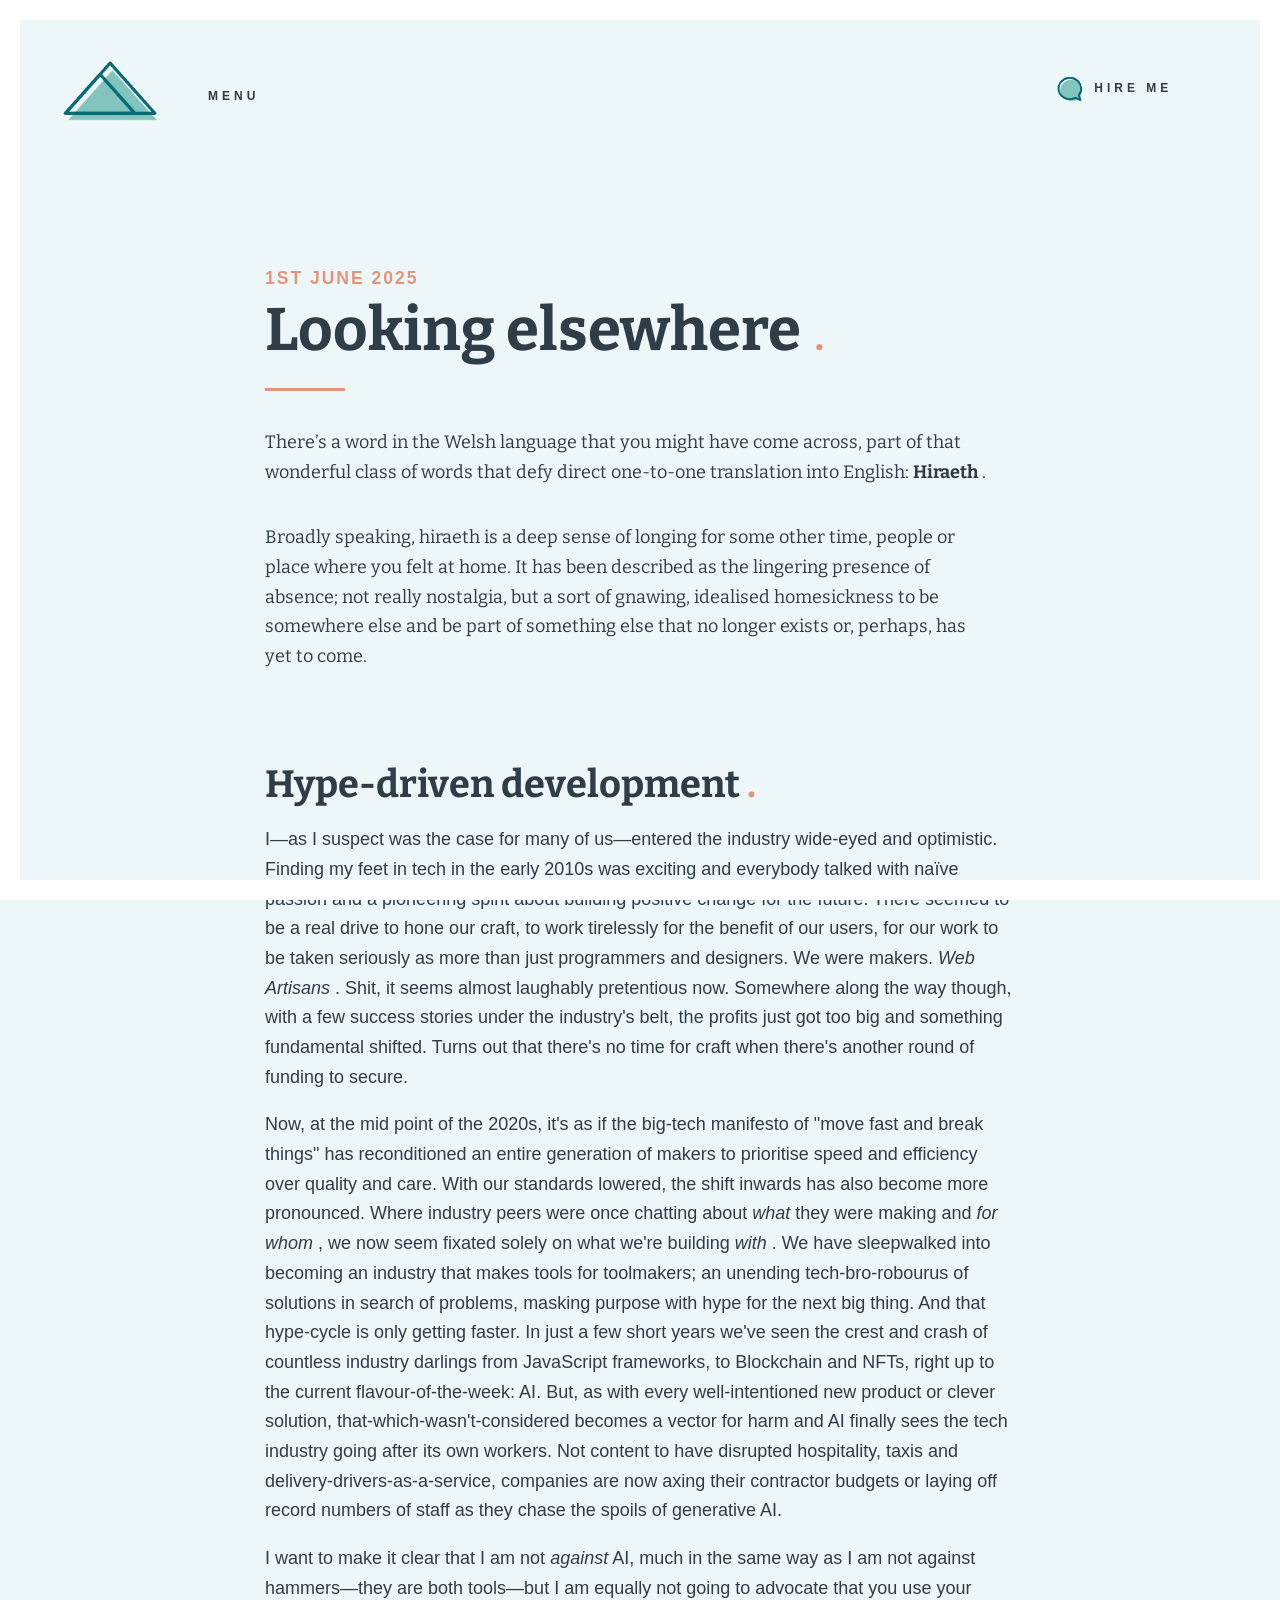
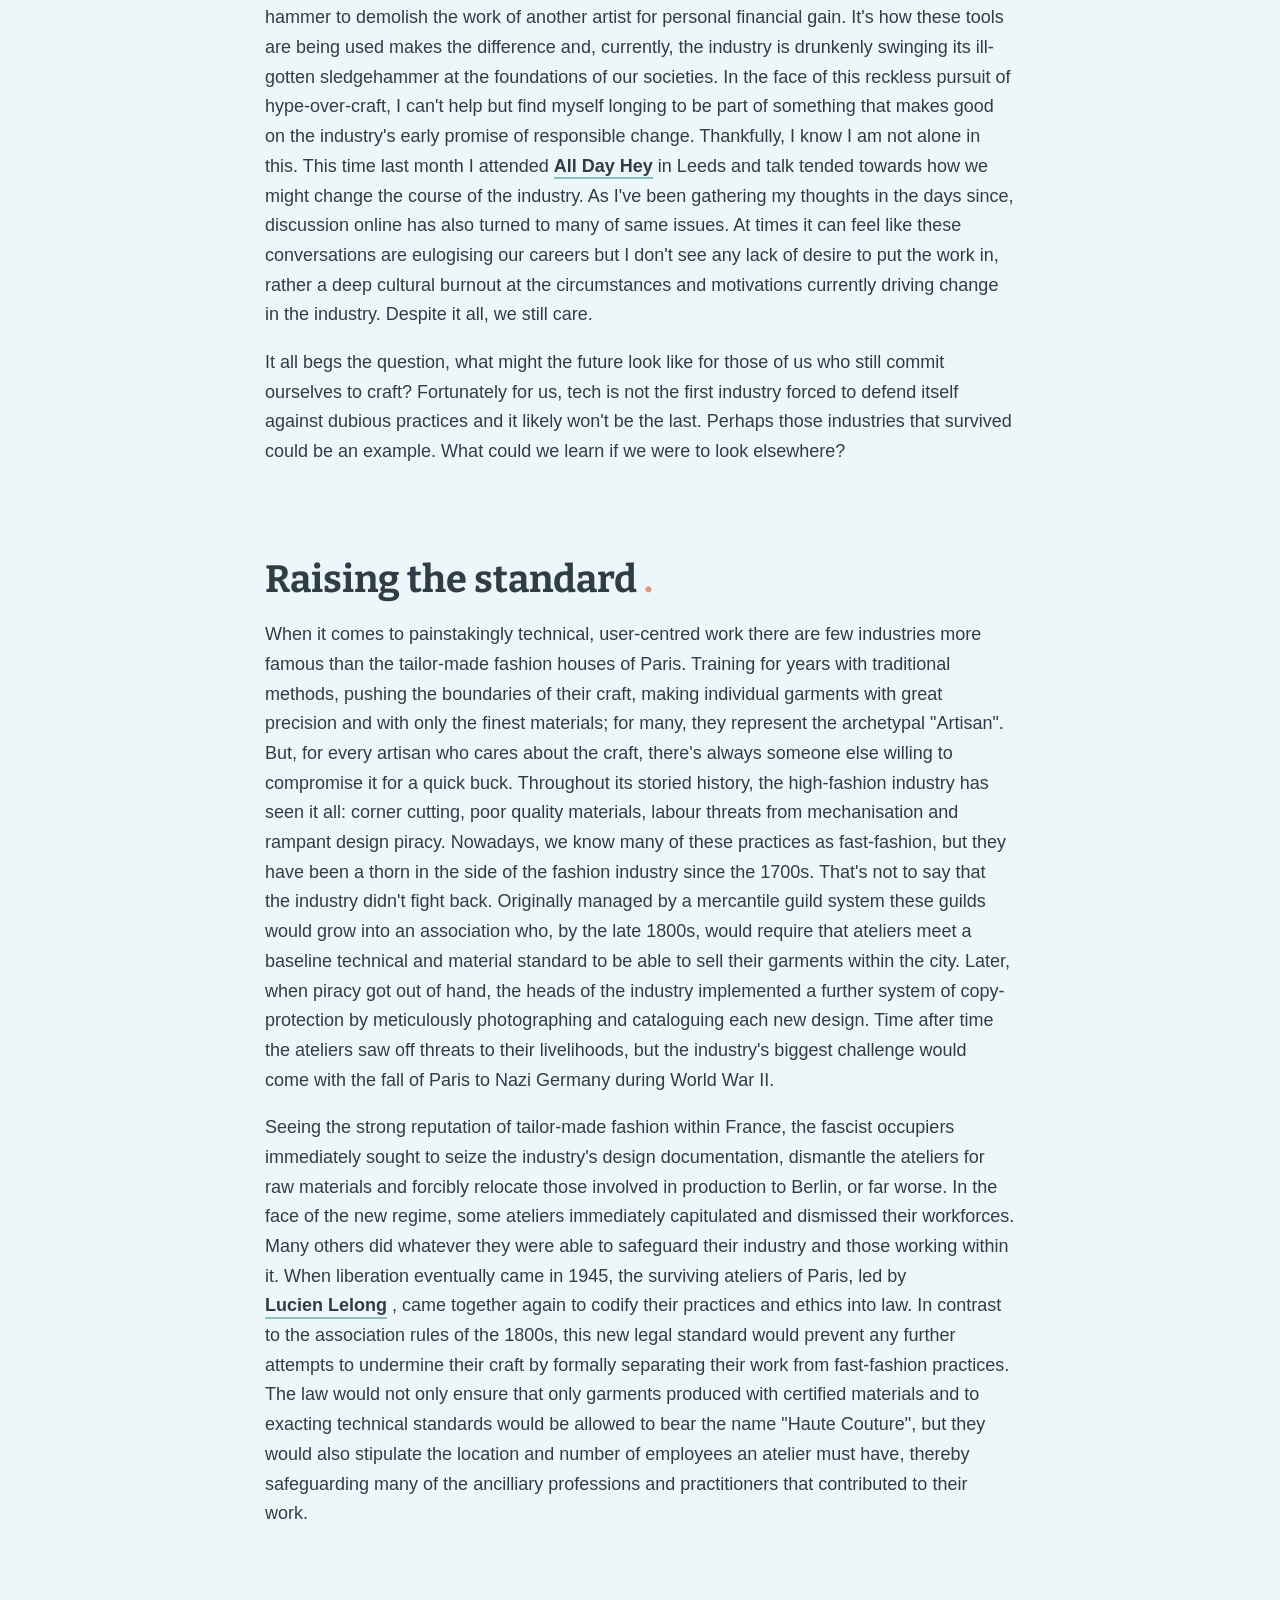
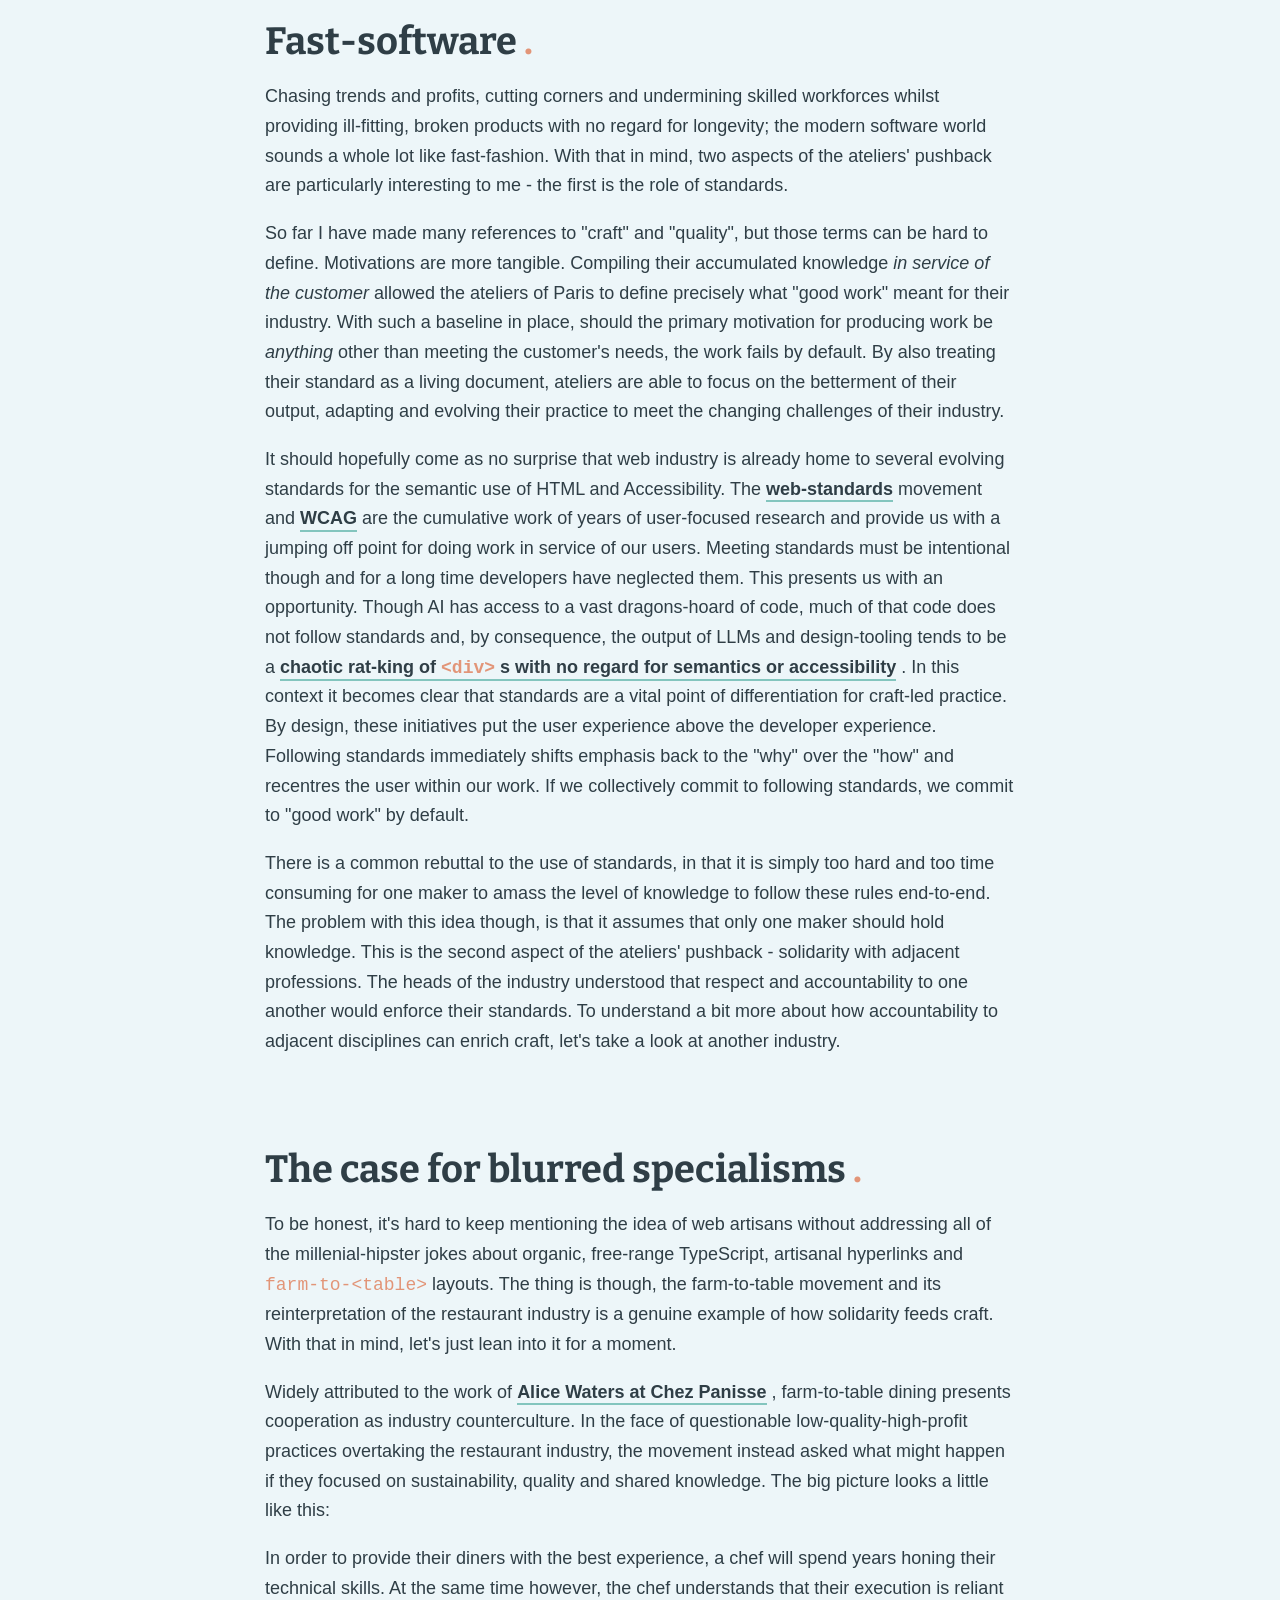
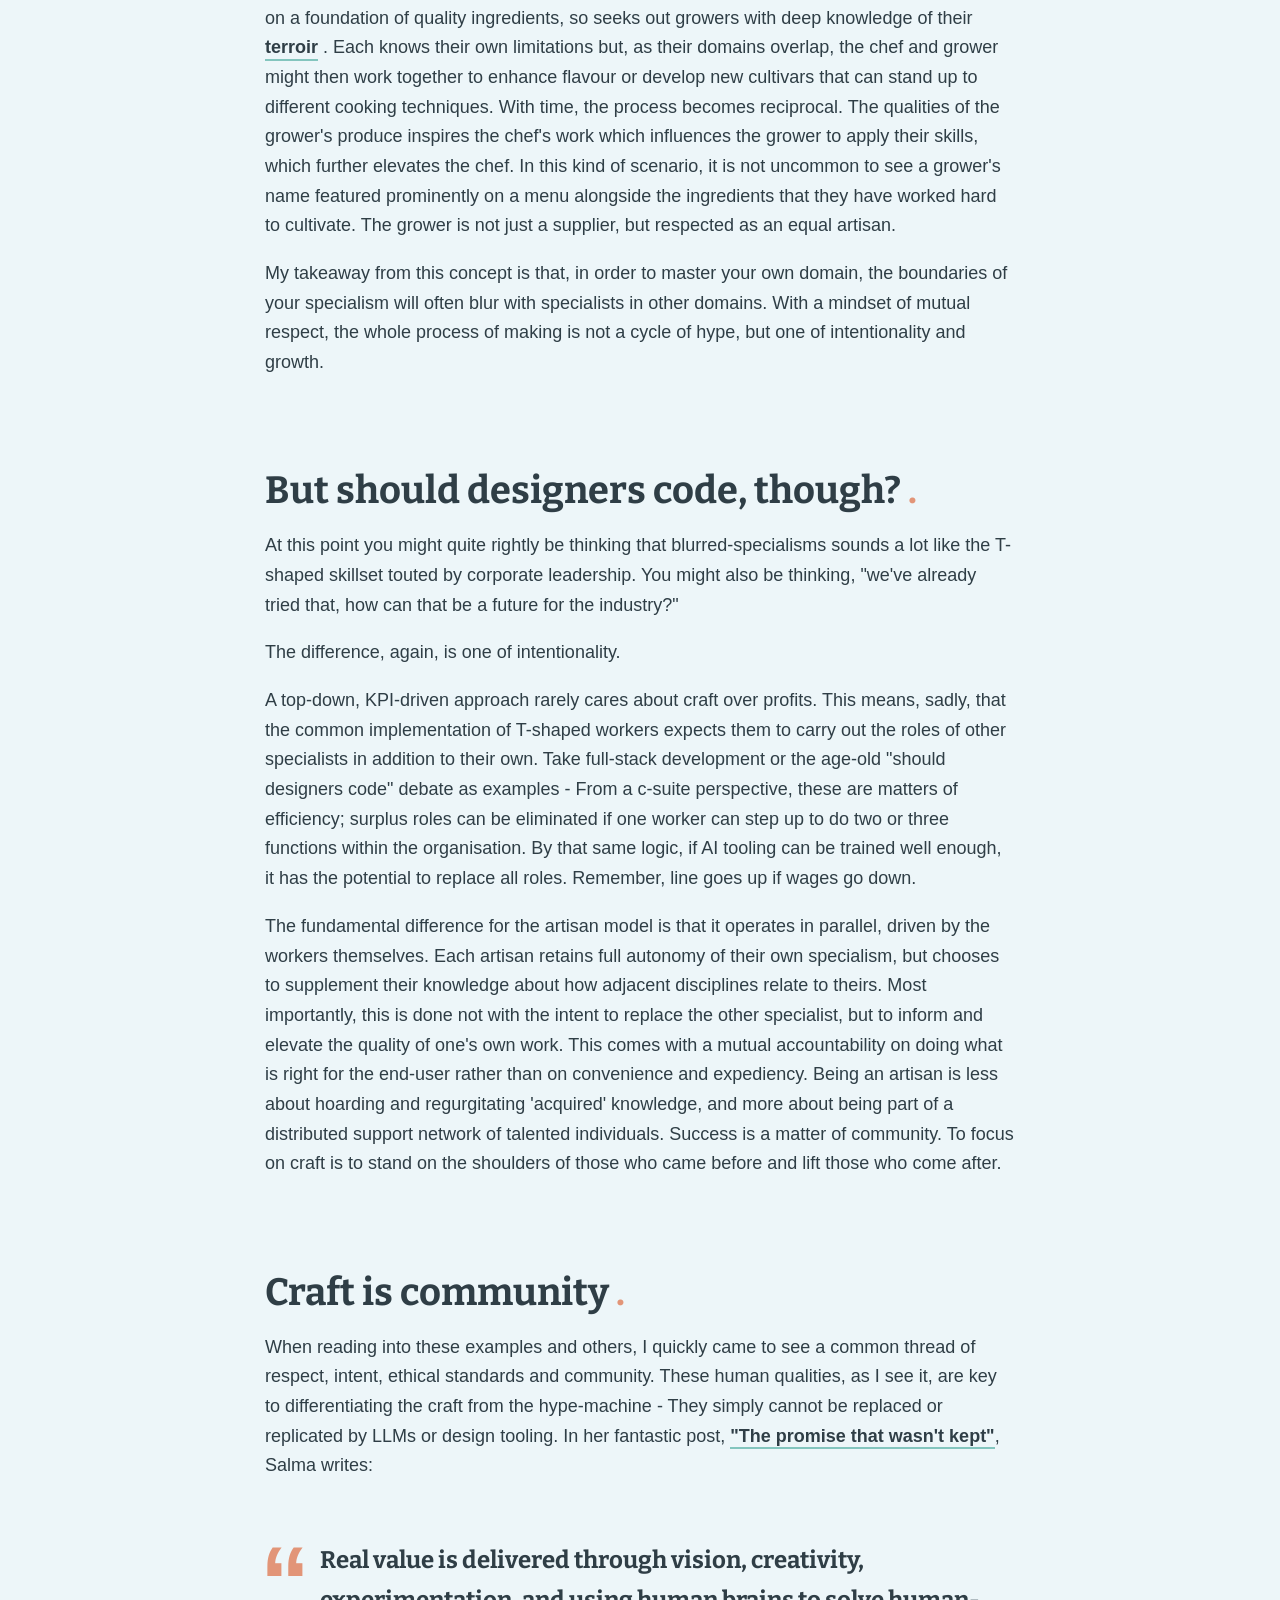
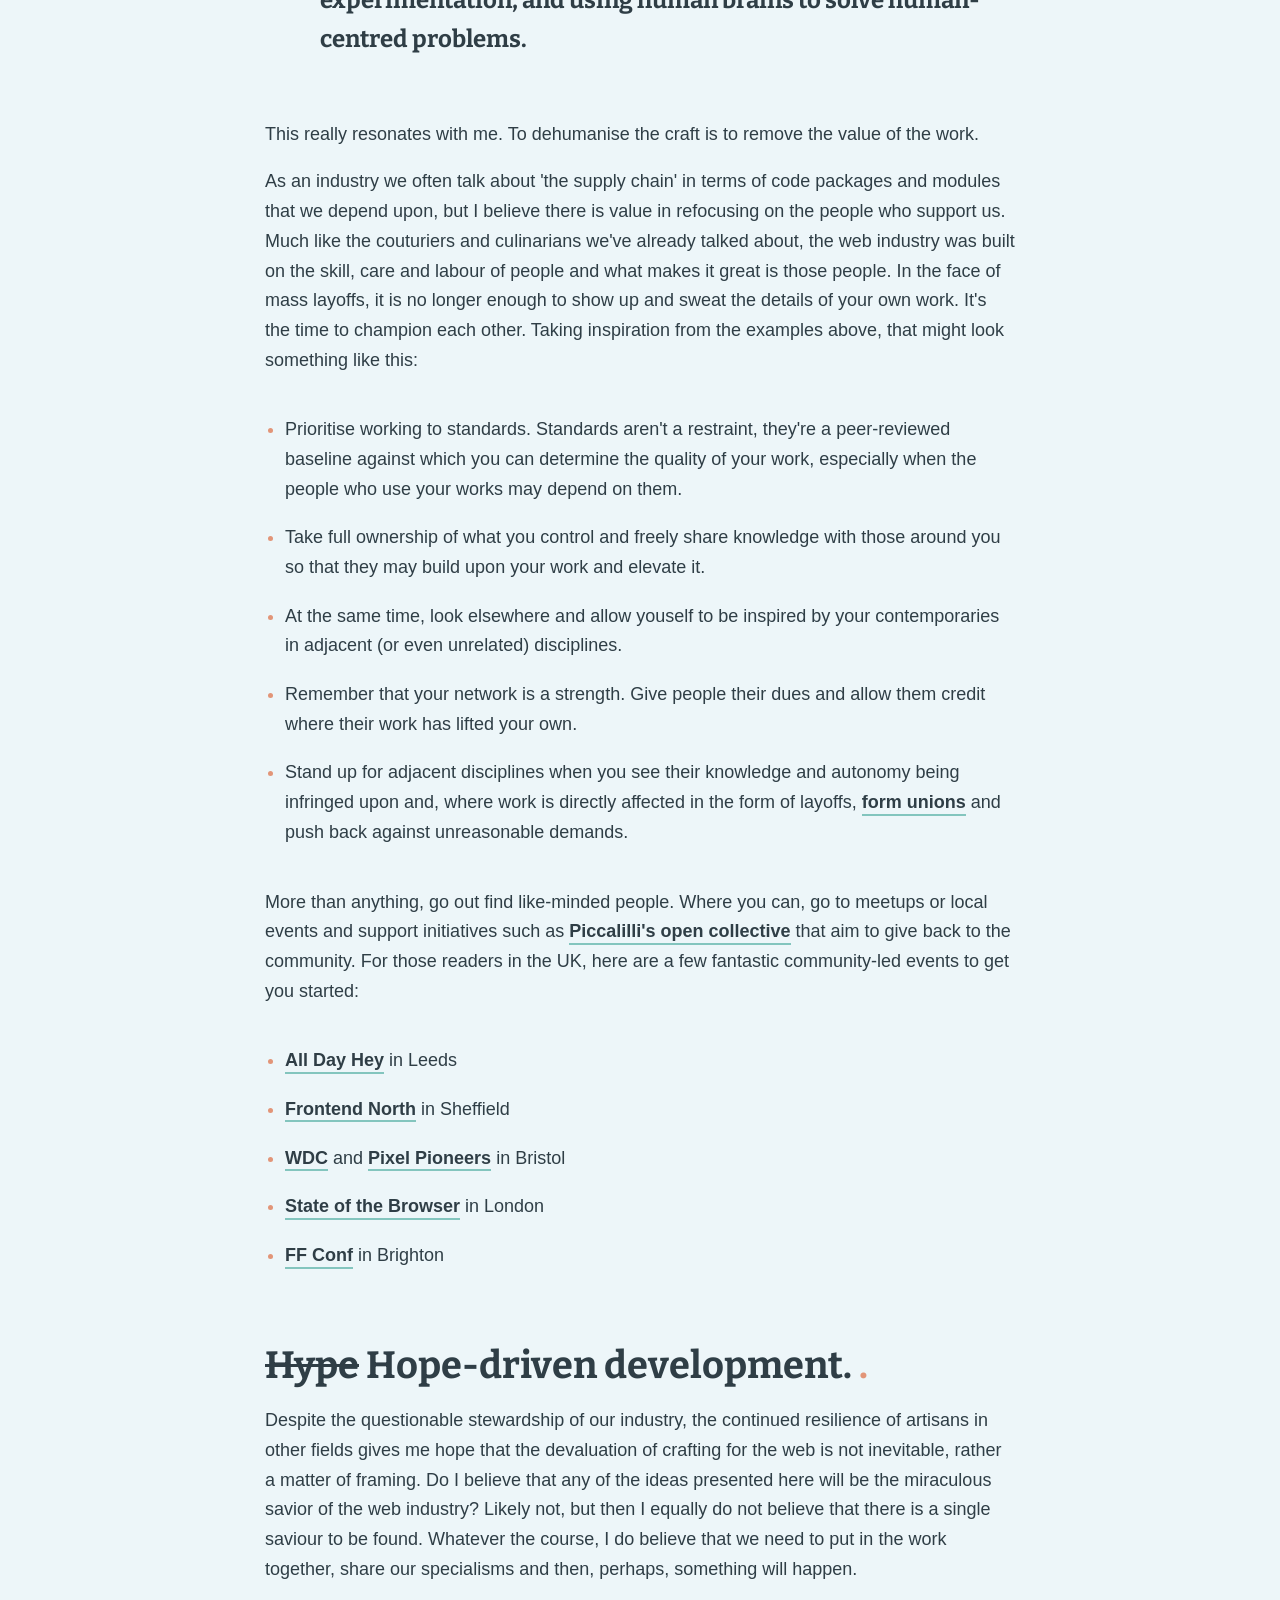
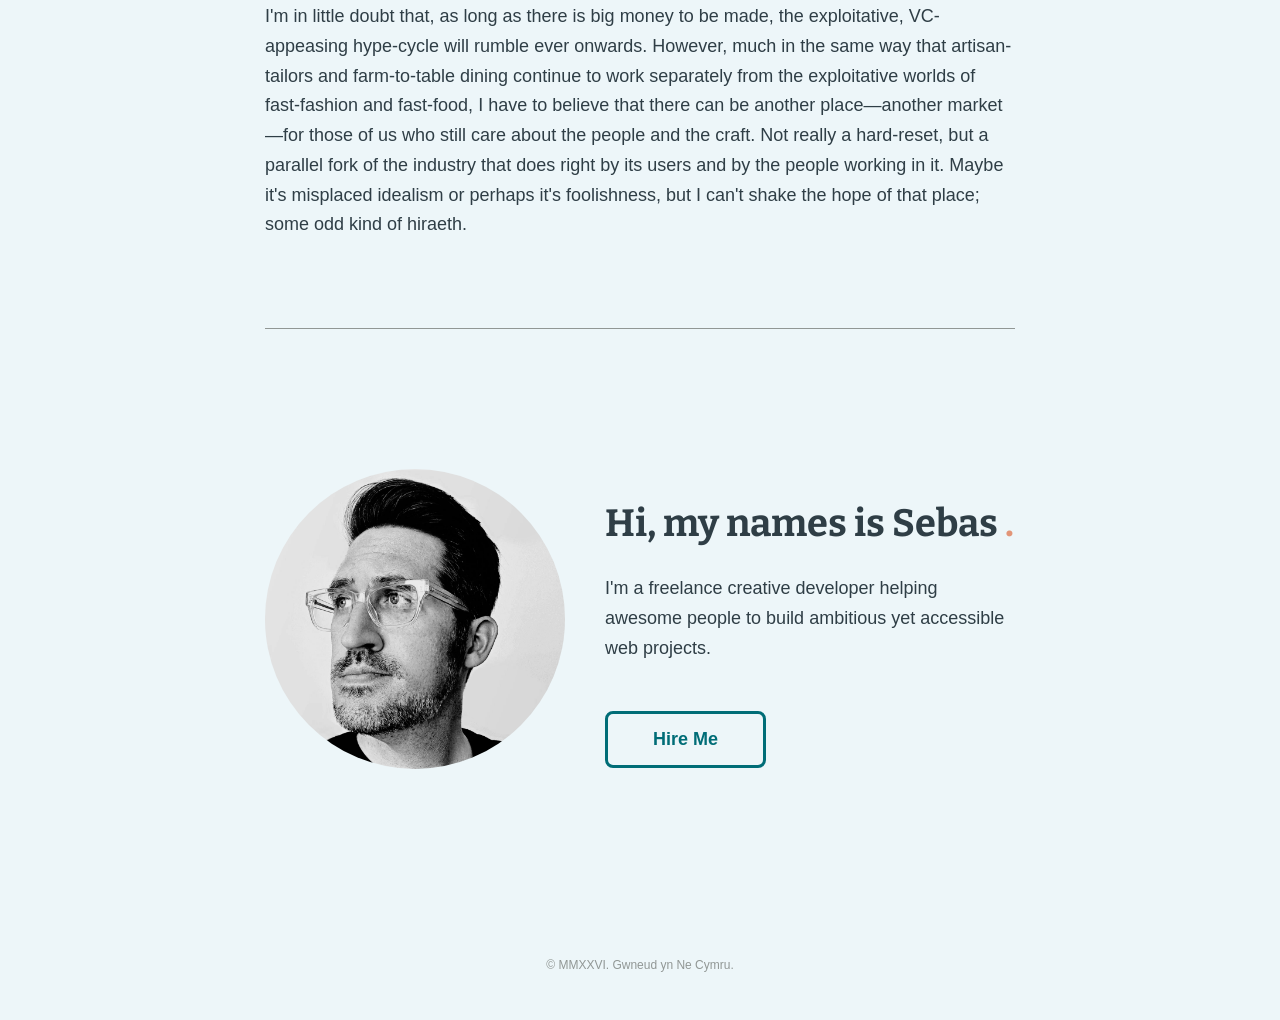
<file: looking-elsewhere.html>
<!DOCTYPE html>
<html lang="en">
<head>
    <meta charset="UTF-8">
    <meta name="viewport" content="width=device-width, initial-scale=1.0">
    <title>Looking elsewhere - Sebastián Zuleta</title>
    <link rel="stylesheet" href="https://fonts.googleapis.com/css?family=Bitter:400,700&display=swap">
    <link rel="icon" type="image/x-icon" href="https://robbowen.digital/assets/img/favicon-32x32.png">
    <link rel="icon" type="image/png" sizes="16x16" href="/assets/img/favicon-16x16.png">
    <link rel="stylesheet" href="assets/css/styles.css">
    <link rel="stylesheet" href="assets/css/looking-elsewhere.css">
    <style id="theme">
        :root {
            --bg: #edf6f9;
            --line: #006d77;
            --fill: #83c5be;
            --text: #2f3e46;
            --subtext: #e29578;
            --duo: #ffddd2;
        }
    </style>
</head>
<body>
    <header class="header-content">
        <input type="checkbox" id="menu-toggle" hidden>
        <div class="container-header">
            <a href="index.html">
                <img src="assets/img/looking-elsewhere/logo.png" alt="Sebastián Logo">
            </a>
            <label for="menu-toggle" class="menu-btn">MENU</label>
            <div class="hire-me">
                <a href="mailto:zuletas092@gmail.com">
                    <img src="assets/img/looking-elsewhere/hireMe.png" alt="Hire Me">
                    <span>HIRE ME</span>
                </a>
            </div>
        </div>
        <nav class="nav-overlay">
            <div class="container-header">
                <a href="index.html">
                    <img src="assets/img/looking-elsewhere/logo.png" alt="Sebastián Logo">
                </a>
                <label for="menu-toggle" class="close-btn">CLOSE</label>
                <div class="hire-me">
                    <a href="mailto:zuletas092@gmail.com">
                        <img src="assets/img/looking-elsewhere/hireMe.png" alt="Hire Me">
                        <span>HIRE ME</span>
                    </a>
                </div>
            </div>
            <div class="social-links">
                <a class="ig" href="https://www.instagram.com/zuleta.239">Follow me on Instagram</a>
                <a class="git" href="https://github.com/Ez-Sebas">Visit my GitHub</a>
                <a class="email" href="mailto:zuletas092@gmail.com">Correo Electronico</a>
            </div>
            <ul>
                <li>
                    <a href="index.html">Home</a>
                    <span>Back to the home page.</span>
                </li>
                <li>
                    <a href="work.html">Work</a>
                    <span>My approach to development.</span>
                </li>
                <li>
                    <a href="about.html">About</a>
                    <span>A little about me and my background.</span>
                </li>
                <li>
                    <a href="writing.html">Writing</a>
                    <span>My latest writing on tech and language.</span>
                </li>
            </ul>
        </nav>
    </header>
    <main>
        <article class="article-ppal">
            <div class="information">
                <span>1ST JUNE 2025</span>
                <h1>
                    <b>Looking elsewhere</b>
                    <span class="dot">.</span>
                </h1>
                <p>
                    There’s a word in the Welsh language that you might have come across, part of that wonderful class of words that defy direct one-to-one translation into English:&nbsp;<strong>Hiraeth</strong>
                    .
                </p>
                <p>
                    Broadly speaking, hiraeth is a deep sense of longing for some other time, people or place where you felt at home. It has been described as the lingering presence of absence; not really nostalgia, but a sort of gnawing, idealised homesickness to be somewhere else and be part of something else that no longer exists or, perhaps, has yet to come.
                </p>
            </div>
            <section>
                <h2 class="subtitle">
                    <b>Hype-driven development</b>
                    <span class="dot">.</span>
                </h2>
                <p class="text-description">
                    I—as I suspect was the case for many of us—entered the industry wide-eyed and optimistic. Finding my feet in tech in the early 2010s was exciting and everybody talked with naïve passion and a pioneering spirit about building positive change for the future. There seemed to be a real drive to hone our craft, to work tirelessly for the benefit of our users, for our work to be taken seriously as more than just programmers and designers. We were makers. <em>Web Artisans</em>
                    . Shit, it seems almost laughably pretentious now. Somewhere along the way though, with a few success stories under the industry's belt, the profits just got too big and something fundamental shifted. Turns out that there's no time for craft when there's another round of funding to secure.
                </p>
                <p class="text-description">
                    Now, at the mid point of the 2020s, it's as if the big-tech manifesto of "move fast and break things" has reconditioned an entire generation of makers to prioritise speed and efficiency over quality and care. With our standards lowered, the shift inwards has also become more pronounced. Where industry peers were once chatting about <em>what</em>
                    they were making and <em>for whom</em>
                    , we now seem fixated solely on what we're building <em>with</em>
                    . We have sleepwalked into becoming an industry that makes tools for toolmakers; an unending tech-bro-robourus of solutions in search of problems, masking purpose with hype for the next big thing. And that hype-cycle is only getting faster. In just a few short years we've seen the crest and crash of countless industry darlings from JavaScript frameworks, to Blockchain and NFTs, right up to the current flavour-of-the-week: AI. But, as with every well-intentioned new product or clever solution, that-which-wasn't-considered becomes a vector for harm and AI finally sees the tech industry going after its own workers. Not content to have disrupted hospitality, taxis and delivery-drivers-as-a-service, companies are now axing their contractor budgets or laying off record numbers of staff as they chase the spoils of generative AI.
                </p>
                <p class="text-description">
                    I want to make it clear that I am not <em>against</em>
                    AI, much in the same way as I am not against hammers—they are both tools—but I am equally not going to advocate that you use your hammer to demolish the work of another artist for personal financial gain. It's how these tools are being used makes the difference and, currently, the industry is drunkenly swinging its ill-gotten sledgehammer at the foundations of our societies. In the face of this reckless pursuit of hype-over-craft, I can't help but find myself longing to be part of something that makes good on the industry's early promise of responsible change. Thankfully, I know I am not alone in this. This time last month I attended <a href="https://heypresents.com" class="jam">All Day Hey</a>
                    in Leeds and talk tended towards how we might change the course of the industry. As I've been gathering my thoughts in the days since, discussion online has also turned to many of same issues. At times it can feel like these conversations are eulogising our careers but I don't see any lack of desire to put the work in, rather a deep cultural burnout at the circumstances and motivations currently driving change in the industry. Despite it all, we still care.
                </p>
                <p class="text-description">
                    It all begs the question, what might the future look like for those of us who still commit ourselves to craft? Fortunately for us, tech is not the first industry forced to defend itself against dubious practices and it likely won't be the last. Perhaps those industries that survived could be an example. What could we learn if we were to look elsewhere?
                </p>
            </section>
            <section>
                <h2 class="subtitle">
                    <b>Raising the standard</b>
                    <span class="dot">.</span>
                </h2>
                <p class="text-description">
                    When it comes to painstakingly technical, user-centred work there are few industries more famous than the tailor-made fashion houses of Paris. Training for years with traditional methods, pushing the boundaries of their craft, making individual garments with great precision and with only the finest materials; for many, they represent the archetypal "Artisan". But, for every artisan who cares about the craft, there's always someone else willing to compromise it for a quick buck. Throughout its storied history, the high-fashion industry has seen it all: corner cutting, poor quality materials, labour threats from mechanisation and rampant design piracy. Nowadays, we know many of these practices as fast-fashion, but they have been a thorn in the side of the fashion industry since the 1700s. That's not to say that the industry didn't fight back. Originally managed by a mercantile guild system these guilds would grow into an association who, by the late 1800s, would require that ateliers meet a baseline technical and material standard to be able to sell their garments within the city. Later, when piracy got out of hand, the heads of the industry implemented a further system of copy-protection by meticulously photographing and cataloguing each new design. Time after time the ateliers saw off threats to their livelihoods, but the industry's biggest challenge would come with the fall of Paris to Nazi Germany during World War II.
                </p>
                <p class="text-description">
                    Seeing the strong reputation of tailor-made fashion within France, the fascist occupiers immediately sought to seize the industry's design documentation, dismantle the ateliers for raw materials and forcibly relocate those involved in production to Berlin, or far worse. In the face of the new regime, some ateliers immediately capitulated and dismissed their workforces. Many others did whatever they were able to safeguard their industry and those working within it. When liberation eventually came in 1945, the surviving ateliers of Paris, led by <a href="https://en.wikipedia.org/wiki/Lucien_Lelong#Under_occupation" class="jam">Lucien Lelong</a>
                    , came together again to codify their practices and ethics into law. In contrast to the association rules of the 1800s, this new legal standard would prevent any further attempts to undermine their craft by formally separating their work from fast-fashion practices. The law would not only ensure that only garments produced with certified materials and to exacting technical standards would be allowed to bear the name "Haute Couture", but they would also stipulate the location and number of employees an atelier must have, thereby safeguarding many of the ancilliary professions and practitioners that contributed to their work.
                </p>
            </section>
            <section>
                <h2 class="subtitle">
                    <b>Fast-software</b>
                    <span class="dot">.</span>
                </h2>
                <p class="text-description">
                    Chasing trends and profits, cutting corners and undermining skilled workforces whilst providing ill-fitting, broken products with no regard for longevity; the modern software world sounds a whole lot like fast-fashion. With that in mind, two aspects of the ateliers' pushback are particularly interesting to me - the first is the role of standards.
                </p>
                <p class="text-description">
                    So far I have made many references to "craft" and "quality", but those terms can be hard to define. Motivations are more tangible. Compiling their accumulated knowledge <em>in service of the customer</em>
                    allowed the ateliers of Paris to define precisely what "good work" meant for their industry. With such a baseline in place, should the primary motivation for producing work be <em>anything</em>
                    other than meeting the customer's needs, the work fails by default. By also treating their standard as a living document, ateliers are able to focus on the betterment of their output, adapting and evolving their practice to meet the changing challenges of their industry.
                </p>
                <p class="text-description">
                    It should hopefully come as no surprise that web industry is already home to several evolving standards for the semantic use of HTML and Accessibility. The <a href="https://www.w3.org/standards/" class="jam">web-standards</a>
                    movement and 
                    <a href="https://www.w3.org/WAI/standards-guidelines/wcag/" class="jam">
                        WCAG
                    </a>
                    are the cumulative work of years of user-focused research and provide us with a jumping off point for doing work in service of our users. Meeting standards must be intentional though and for a long time developers have neglected them. This presents us with an opportunity. Though AI has access to a vast dragons-hoard of code, much of that code does not follow standards and, by consequence, the output of LLMs and design-tooling tends to be a 
                    <a href="https://www.youtube.com/watch?v=ZsFIvULxkHI" class="jam">
                        chaotic rat-king of <code class="code">&lt;div&gt;</code>
                        s with no regard for semantics or accessibility
                    </a>
                    . In this context it becomes clear that standards are a vital point of differentiation for craft-led practice. By design, these initiatives put the user experience above the developer experience. Following standards immediately shifts emphasis back to the "why" over the "how" and recentres the user within our work. If we collectively commit to following standards, we commit to "good work" by default.
                </p>
                <p class="text-description">
                    There is a common rebuttal to the use of standards, in that it is simply too hard and too time consuming for one maker to amass the level of knowledge to follow these rules end-to-end. The problem with this idea though, is that it assumes that only one maker should hold knowledge. This is the second aspect of the ateliers' pushback - solidarity with adjacent professions. The heads of the industry understood that respect and accountability to one another would enforce their standards. To understand a bit more about how accountability to adjacent disciplines can enrich craft, let's take a look at another industry.
                </p>
            </section>
            <section>
                <h2 class="subtitle">
                    <b>The case for blurred specialisms</b>
                    <span class="dot">.</span>
                </h2>
                <p class="text-description">
                    To be honest, it's hard to keep mentioning the idea of web artisans without addressing all of the millenial-hipster jokes about organic, free-range TypeScript, artisanal hyperlinks and <code class="code">farm-to-&lt;table&gt;</code>
                    layouts. The thing is though, the farm-to-table movement and its reinterpretation of the restaurant industry is a genuine example of how solidarity feeds craft. With that in mind, let's just lean into it for a moment.
                </p>
                <p class="text-description">
                    Widely attributed to the work of <a href="https://en.wikipedia.org/wiki/Alice_Waters" class="jam">Alice Waters at Chez Panisse</a>
                    , farm-to-table dining presents cooperation as industry counterculture. In the face of questionable low-quality-high-profit practices overtaking the restaurant industry, the movement instead asked what might happen if they focused on sustainability, quality and shared knowledge. The big picture looks a little like this:
                </p>
                <p class="text-description">
                    In order to provide their diners with the best experience, a chef will spend years honing their technical skills. At the same time however, the chef understands that their execution is reliant on a foundation of quality ingredients, so seeks out growers with deep knowledge of their <a href="https://en.wikipedia.org/wiki/Terroir" class="jam">terroir</a>
                    . Each knows their own limitations but, as their domains overlap, the chef and grower might then work together to enhance flavour or develop new cultivars that can stand up to different cooking techniques. With time, the process becomes reciprocal. The qualities of the grower's produce inspires the chef's work which influences the grower to apply their skills, which further elevates the chef. In this kind of scenario, it is not uncommon to see a grower's name featured prominently on a menu alongside the ingredients that they have worked hard to cultivate. The grower is not just a supplier, but respected as an equal artisan.
                </p>
                <p class="text-description">
                    My takeaway from this concept is that, in order to master your own domain, the boundaries of your specialism will often blur with specialists in other domains. With a mindset of mutual respect, the whole process of making is not a cycle of hype, but one of intentionality and growth.
                </p>
            </section>
            <section>
                <h2 class="subtitle">
                    <b>But should designers code, though?</b>
                    <span class="dot">.</span>
                </h2>
                <p class="text-description">
                    At this point you might quite rightly be thinking that blurred-specialisms sounds a lot like the T-shaped skillset touted by corporate leadership. You might also be thinking, "we've already tried that, how can that be a future for the industry?"
                </p>
                <p class="text-description">
                    The difference, again, is one of intentionality.
                </p>
                <p class="text-description">
                    A top-down, KPI-driven approach rarely cares about craft over profits. This means, sadly, that the common implementation of T-shaped workers expects them to carry out the roles of other specialists in addition to their own. Take full-stack development or the age-old "should designers code" debate as examples - From a c-suite perspective, these are matters of efficiency; surplus roles can be eliminated if one worker can step up to do two or three functions within the organisation. By that same logic, if AI tooling can be trained well enough, it has the potential to replace all roles. Remember, line goes up if wages go down.
                </p>
                <p class="text-description">
                    The fundamental difference for the artisan model is that it operates in parallel, driven by the workers themselves. Each artisan retains full autonomy of their own specialism, but chooses to supplement their knowledge about how adjacent disciplines relate to theirs. Most importantly, this is done not with the intent to replace the other specialist, but to inform and elevate the quality of one's own work. This comes with a mutual accountability on doing what is right for the end-user rather than on convenience and expediency. Being an artisan is less about hoarding and regurgitating 'acquired' knowledge, and more about being part of a distributed support network of talented individuals. Success is a matter of community. To focus on craft is to stand on the shoulders of those who came before and lift those who come after.
                </p>
            </section>
            <section>
                <h2 class="subtitle">
                    <b>Craft is community</b>
                    <span class="dot">.</span>
                </h2>
                <p class="text-description">
                    When reading into these examples and others, I quickly came to see a common thread of respect, intent, ethical standards and community. These human qualities, as I see it, are key to differentiating the craft from the hype-machine - They simply cannot be replaced or replicated by LLMs or design tooling. In her fantastic post, <a href="https://whitep4nth3r.com/blog/the-promise-that-wasnt-kept/" class="jam">"The promise that wasn't kept"</a>, Salma writes:
                </p>
                <blockquote>
                    Real value is delivered through vision, creativity, experimentation, and using human brains to solve human-centred problems.
                </blockquote>
                <p class="text-description">
                    This really resonates with me. To dehumanise the craft is to remove the value of the work.
                </p>
                <p class="text-description">
                    As an industry we often talk about 'the supply chain' in terms of code packages and modules that we depend upon, but I believe there is value in refocusing on the people who support us. Much like the couturiers and culinarians we've already talked about, the web industry was built on the skill, care and labour of people and what makes it great is those people. In the face of mass layoffs, it is no longer enough to show up and sweat the details of your own work. It's the time to champion each other. Taking inspiration from the examples above, that might look something like this:
                </p>
                <ul>
                    <li>
                        Prioritise working to standards. Standards aren't a restraint, they're a peer-reviewed baseline against which you can determine the quality of your work, especially when the people who use your works may depend on them.
                    </li>
                    <li>
                        Take full ownership of what you control and freely share knowledge with those around you so that they may build upon your work and elevate it.
                    </li>
                    <li>
                        At the same time, look elsewhere and allow youself to be inspired by your contemporaries in adjacent (or even unrelated) disciplines.
                    </li>
                    <li>
                        Remember that your network is a strength. Give people their dues and allow them credit where their work has lifted your own.
                    </li>
                    <li>
                        Stand up for adjacent disciplines when you see their knowledge and autonomy being infringed upon and, where work is directly affected in the form of layoffs, <a href="https://ethanmarcotte.com/books/you-deserve-a-tech-union/" class="jam">form unions</a> and push back against unreasonable demands.
                    </li>
                </ul>
                <p class="text-description">
                    More than anything, go out find like-minded people. Where you can, go to meetups or local events and support initiatives such as <a href="https://piccalil.li/blog/we-need-your-support-to-do-free-projects-for-good-causes-and-publish-free-high-quality-education/" class="jam">Piccalilli's open collective</a> that aim to give back to the community. For those readers in the UK, here are a few fantastic community-led events to get you started:
                </p>
                <ul>
                    <li>
                        <a href="https://heypresents.com" class="jam">All Day Hey</a>
                        in Leeds
                    </li>
                    <li>
                        <a href="https://frontendnorth.com/" class="jam">Frontend North</a>
                        in Sheffield
                    </li>
                    <li>
                        <a href="https://webdevconf.com/" class="jam">WDC</a>
                        and <a href="https://pixelpioneers.co/" class="jam">Pixel Pioneers</a>
                        in Bristol
                    </li>
                    <li>
                        <a href="https://londonwebstandards.org" class="jam">State of the Browser</a>
                        in London
                    </li>
                    <li>
                        <a href="https://ffconf.org" class="jam">FF Conf</a>
                        in Brighton
                    </li>
                </ul>
            </section>
            <section class="hype-hope">
                <h2 class="subtitle">
                    <b class="hype-word">Hype</b>
                    <b>Hope-driven development.</b>
                    <span class="dot">.</span>
                </h2>
                <p class="text-description">
                    Despite the questionable stewardship of our industry, the continued resilience of artisans in other fields gives me hope that the devaluation of crafting for the web is not inevitable, rather a matter of framing. Do I believe that any of the ideas presented here will be the miraculous savior of the web industry? Likely not, but then I equally do not believe that there is a single saviour to be found. Whatever the course, I do believe that we need to put in the work together, share our specialisms and then, perhaps, something will happen.
                </p>
                <p class="text-description">
                    I'm in little doubt that, as long as there is big money to be made, the exploitative, VC-appeasing hype-cycle will rumble ever onwards. However, much in the same way that artisan-tailors and farm-to-table dining continue to work separately from the exploitative worlds of fast-fashion and fast-food, I have to believe that there can be another place—another market—for those of us who still care about the people and the craft. Not really a hard-reset, but a parallel fork of the industry that does right by its users and by the people working in it. Maybe it's misplaced idealism or perhaps it's foolishness, but I can't shake the hope of that place; some odd kind of hiraeth.
                </p>
            </section>
            <section class="me">
                <div>
                    <img src="assets/img/portrait_small.jpg" alt="Portrait">
                    <div>
                        <h2 class="subtitle">
                            <b>Hi, my names is Sebas</b>
                            <span class="dot">.</span>
                        </h2>
                        <p class="text-description">
                            I'm a freelance creative developer helping awesome people to build ambitious yet accessible web projects.
                        </p>
                        <div>
                            <a href="https://www.instagram.com/zuleta.239" class="btn">
                                <span class="btn-label">Hire Me</span>
                                <span class="btn-fill">Hire Me</span>
                            </a>
                        </div>
                    </div>
                </div>
            </section>
        </article>
    </main>
    <footer>
        © MMXXVI. Gwneud yn Ne Cymru.
    </footer>
</body>
</html>
</file>
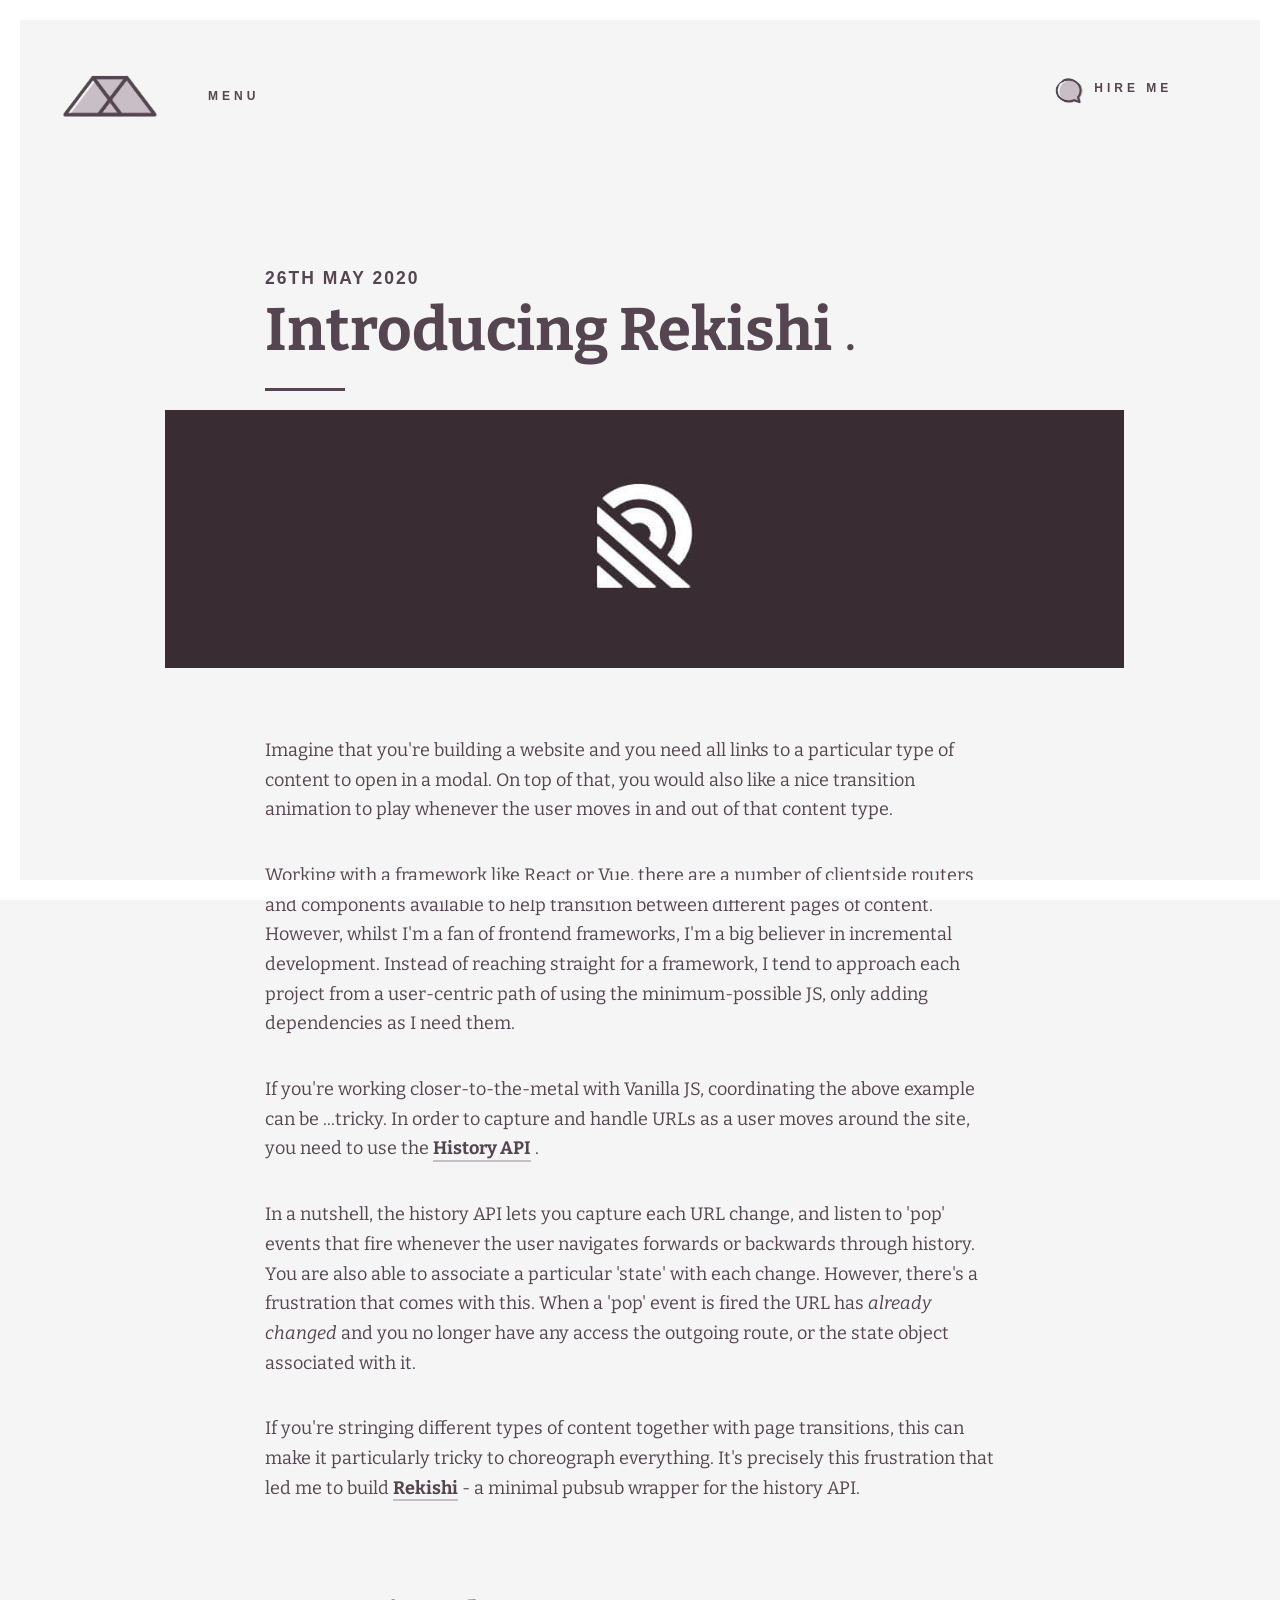
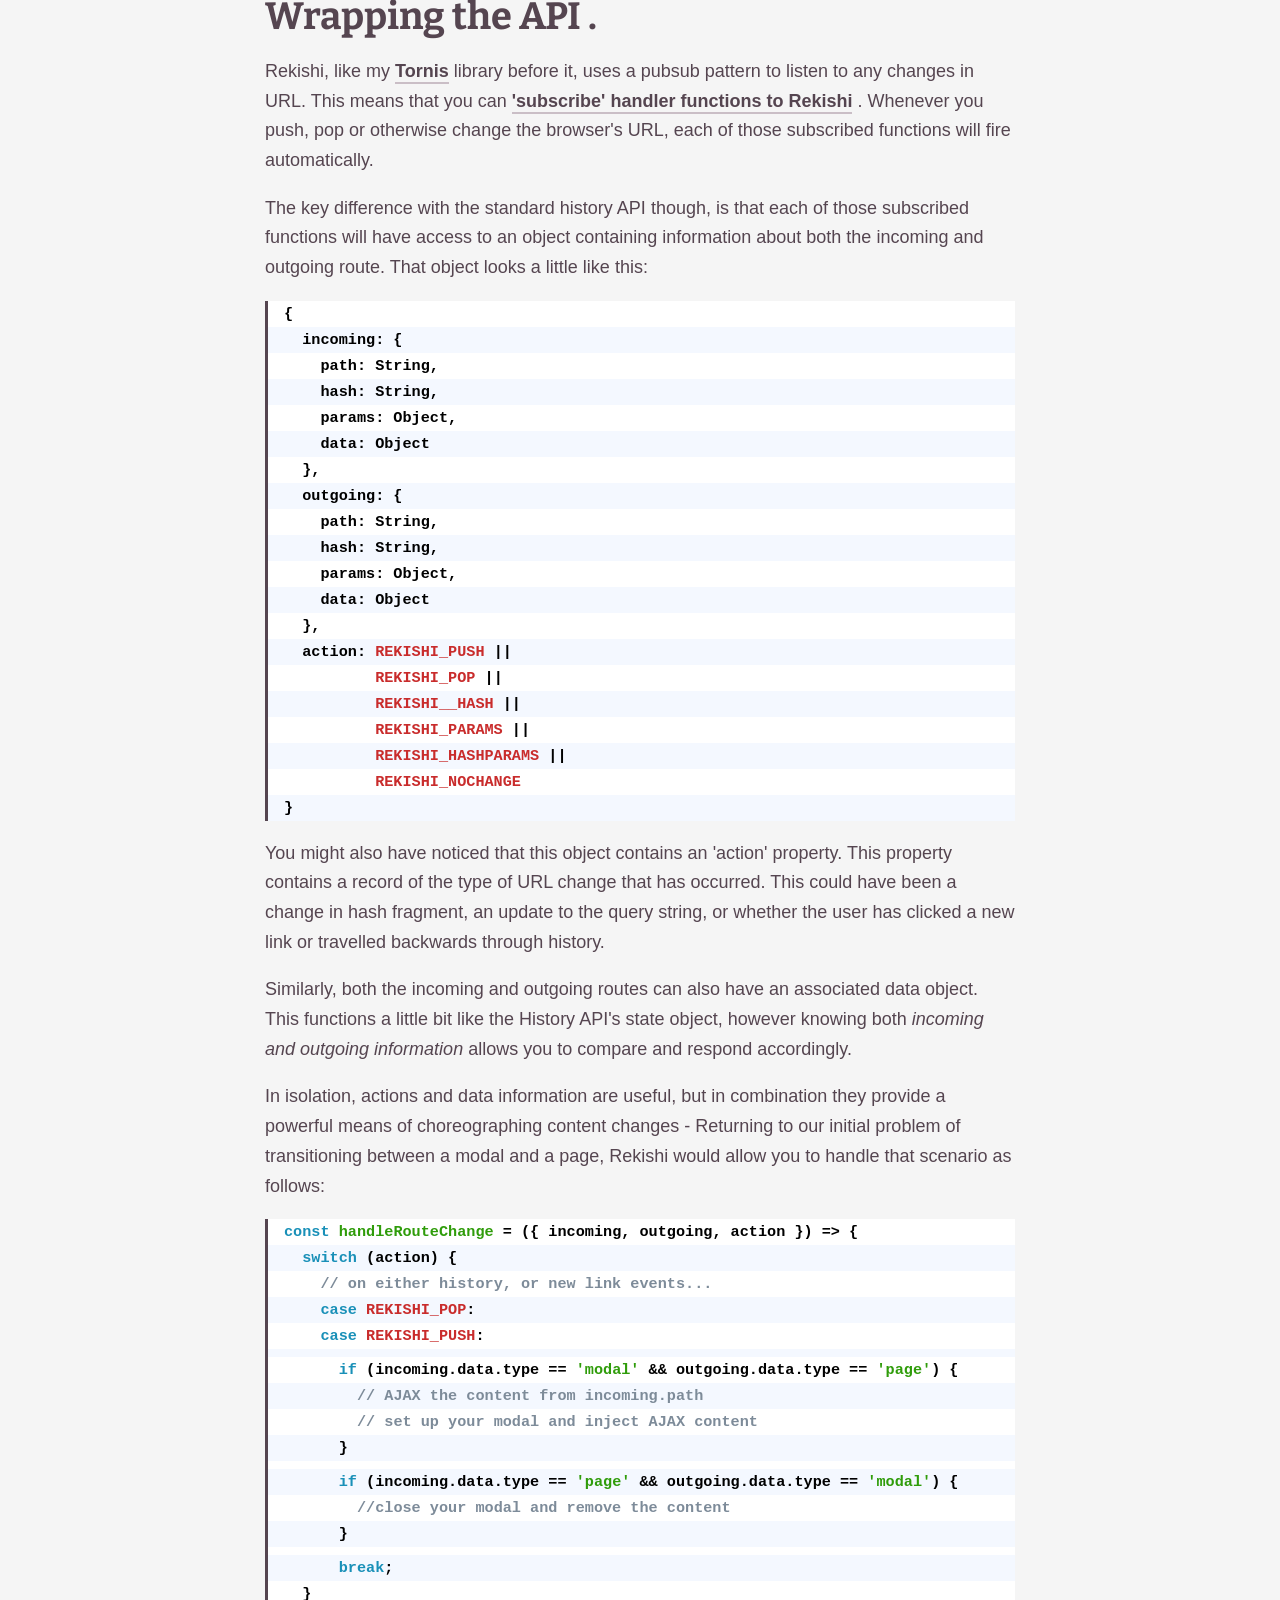
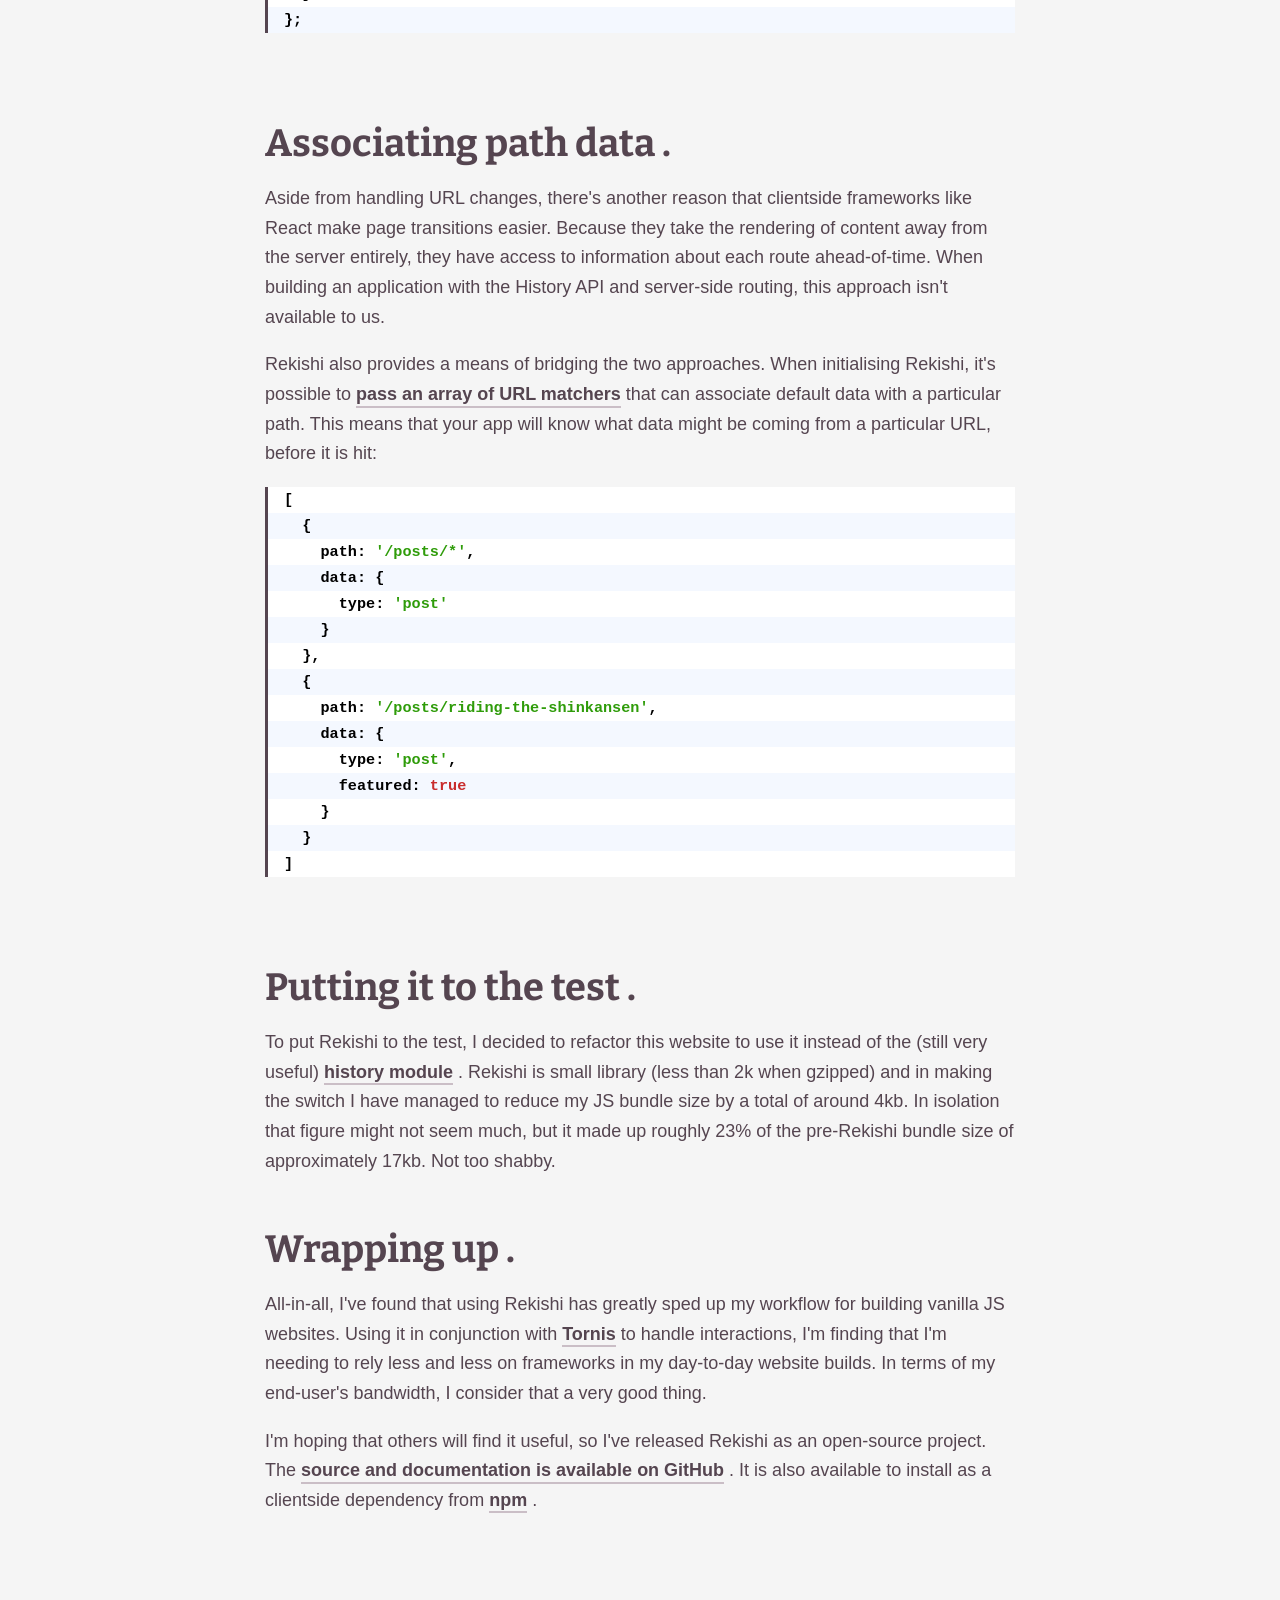
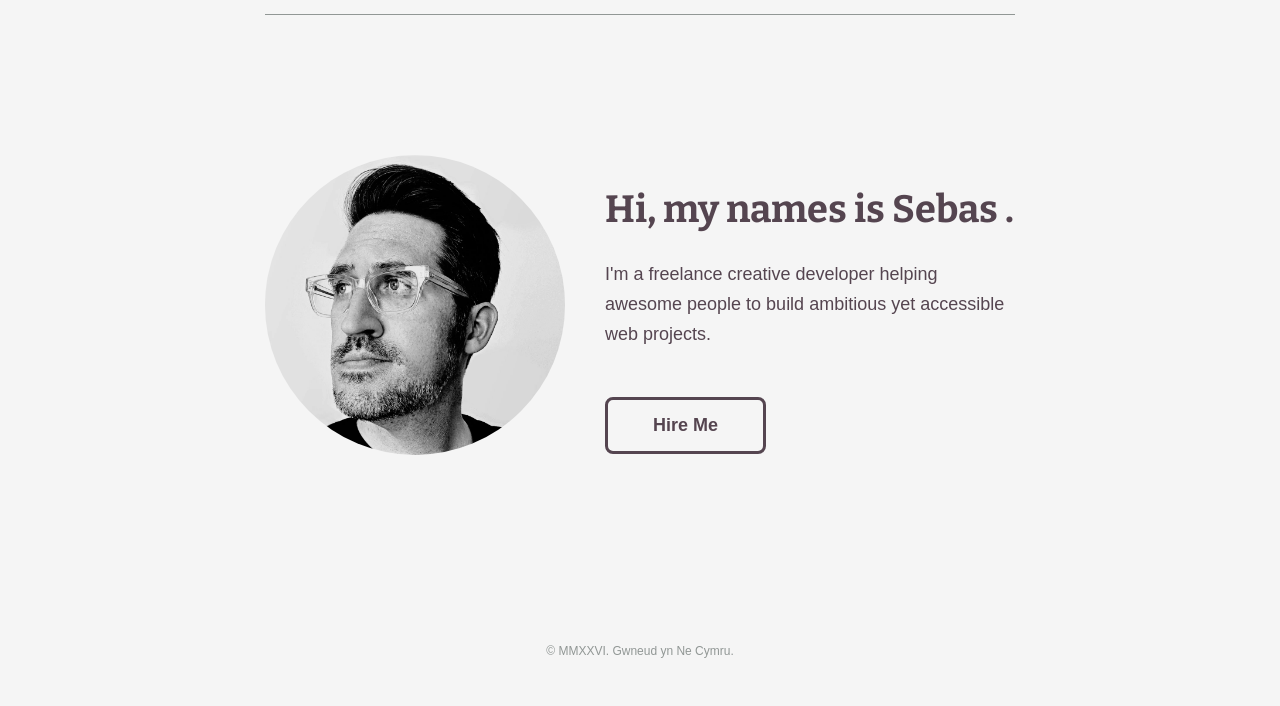
<file: rekishi.html>
<!DOCTYPE html>
<html lang="en">
<head>
    <meta charset="UTF-8">
    <meta name="viewport" content="width=device-width, initial-scale=1.0">
    <title>Introducing Rekishi - Sebastián Zuleta</title>
    <link rel="stylesheet" href="https://fonts.googleapis.com/css?family=Bitter:400,700&display=swap">
    <link rel="icon" type="image/x-icon" href="https://robbowen.digital/assets/img/favicon-32x32.png">
    <link rel="icon" type="image/png" sizes="16x16" href="/assets/img/favicon-16x16.png">
    <link rel="stylesheet" href="assets/css/styles.css">
    <link rel="stylesheet" href="assets/css/rekishi.css">
    <style id="theme">
        :root {
            --bg: #f5f5f5;
            --line: #554550;
            --fill: #cabec6;
            --text: #554550;
            --subtext: #554550;
            --duo: #cabec6;
        }
    </style>
</head>
<body>
    <header class="header-content">
        <input type="checkbox" id="menu-toggle" hidden>
        <div class="container-header">
            <a href="index.html">
                <img src="assets/img/rekishi/logo.png" alt="Sebastián Logo">
            </a>
            <label for="menu-toggle" class="menu-btn">MENU</label>
            <div class="hire-me">
                <a href="mailto:zuletas092@gmail.com">
                    <img src="assets/img/rekishi/hireMe.png" alt="Hire Me">
                    <span>HIRE ME</span>
                </a>
            </div>
        </div>
        <nav class="nav-overlay">
            <div class="container-header">
                <a href="index.html">
                    <img src="assets/img/rekishi/logo.png" alt="Sebastián Logo">
                </a>
                <label for="menu-toggle" class="close-btn">CLOSE</label>
                <div class="hire-me">
                    <a href="mailto:zuletas092@gmail.com">
                        <img src="assets/img/rekishi/hireMe.png" alt="Hire Me">
                        <span>HIRE ME</span>
                    </a>
                </div>
            </div>
            <div class="social-links">
                <a class="ig" href="https://www.instagram.com/zuleta.239">Follow me on Instagram</a>
                <a class="git" href="https://github.com/Ez-Sebas">Visit my GitHub</a>
                <a class="email" href="mailto:zuletas092@gmail.com">Correo Electronico</a>
            </div>
            <ul>
                <li>
                    <a href="index.html">Home</a>
                    <span>Back to the home page.</span>
                </li>
                <li>
                    <a href="work.html">Work</a>
                    <span>My approach to development.</span>
                </li>
                <li>
                    <a href="about.html">About</a>
                    <span>A little about me and my background.</span>
                </li>
                <li>
                    <a href="writing.html">Writing</a>
                    <span>My latest writing on tech and language.</span>
                </li>
            </ul>
        </nav>
    </header>
    <main>
        <article class="article-ppal">
            <div class="information">
                <span>26TH MAY 2020</span>
                <h1>
                    <b>Introducing Rekishi</b>
                    <span class="dot">.</span>
                </h1>
                <img src="assets/img/rekishi/rekishi.jpg" alt="Rekishi Banner">
                <p>
                    Imagine that you're building a website and you need all links to a particular type of content to open in a modal. On top of that, you would also like a nice transition animation to play whenever the user moves in and out of that content type.
                </p>
                <p>
                    Working with a framework like React or Vue, there are a number of clientside routers and components available to help transition between different pages of content. However, whilst I'm a fan of frontend frameworks, I'm a big believer in incremental development. Instead of reaching straight for a framework, I tend to approach each project from a user-centric path of using the minimum-possible JS, only adding dependencies as I need them.
                </p>
                <p>
                    If you're working closer-to-the-metal with Vanilla JS, coordinating the above example can be ...tricky. In order to capture and handle URLs as a user moves around the site, you need to use the <a href="https://developer.mozilla.org/en-US/docs/Web/API/History" class="jam">History API</a>
                    .
                </p>
                <p>
                    In a nutshell, the history API lets you capture each URL change, and listen to 'pop' events that fire whenever the user navigates forwards or backwards through history. You are also able to associate a particular 'state' with each change. However, there's a frustration that comes with this. When a 'pop' event is fired the URL has <em>already changed</em>
                    and you no longer have any access the outgoing route, or the state object associated with it.
                </p>
                <p>
                    If you're stringing different types of content together with page transitions, this can make it particularly tricky to choreograph everything. It's precisely this frustration that led me to build <a href="https://github.com/robb0wen/rekishi" class="jam">Rekishi</a>
                    - a minimal pubsub wrapper for the history API.
                </p>
            </div>
            <section>
                <h2 class="subtitle">
                    <b>Wrapping the API</b>
                    <span class="dot">.</span>
                </h2>
                <p class="text-description">
                    Rekishi, like my <a href="https://tornis.robbowen.digital" class="jam">Tornis</a>
                    library before it, uses a pubsub pattern to listen to any changes in URL. This means that you can <a href="https://github.com/robb0wen/rekishi#handler-functions" class="jam">'subscribe' handler functions to Rekishi</a>
                    . Whenever you push, pop or otherwise change the browser's URL, each of those subscribed functions will fire automatically.
                </p>
                <p class="text-description">
                    The key difference with the standard history API though, is that each of those subscribed functions will have access to an object containing information about both the incoming and outgoing route. That object looks a little like this:
                </p>
                <pre>
                    <code>
                        <span class="line">{</span>
                        <span class="line hl">  incoming: {</span>
                        <span class="line">    path: String,</span>
                        <span class="line hl">    hash: String,</span>
                        <span class="line">    params: Object,</span>
                        <span class="line hl">    data: Object</span>
                        <span class="line">  },</span>
                        <span class="line hl">  outgoing: {</span>
                        <span class="line">    path: String,</span>
                        <span class="line hl">    hash: String,</span>
                        <span class="line">    params: Object,</span>
                        <span class="line hl">    data: Object</span>
                        <span class="line">  },</span>
                        <span class="line hl">  action: <span class="red">REKISHI_PUSH</span> ||</span>
                        <span class="line">          <span class="red">REKISHI_POP</span> ||</span>
                        <span class="line hl">          <span class="red">REKISHI__HASH</span> ||</span>
                        <span class="line">          <span class="red">REKISHI_PARAMS</span> ||</span>
                        <span class="line hl">          <span class="red">REKISHI_HASHPARAMS</span> ||</span>
                        <span class="line">          <span class="red">REKISHI_NOCHANGE</span></span>
                        <span class="line hl">}</span>
                    </code>
                </pre>
                <p class="text-description">
                    You might also have noticed that this object contains an 'action' property. This property contains a record of the type of URL change that has occurred. This could have been a change in hash fragment, an update to the query string, or whether the user has clicked a new link or travelled backwards through history.
                </p>
                <p class="text-description">
                    Similarly, both the incoming and outgoing routes can also have an associated data object. This functions a little bit like the History API's state object, however knowing both <em>incoming and outgoing information</em>
                    allows you to compare and respond accordingly.
                </p>
                <p class="text-description">
                    In isolation, actions and data information are useful, but in combination they provide a powerful means of choreographing content changes - Returning to our initial problem of transitioning between a modal and a page, Rekishi would allow you to handle that scenario as follows:
                </p>
                <pre>
                    <code>
                        <span class="line"><span class="blue">const</span> <span class="green">handleRouteChange</span> = ({ incoming, outgoing, action }) => {</span>
                        <span class="line hl">  <span class="blue">switch</span> (action) {</span>
                        <span class="line">    <span class="grey">// on either history, or new link events...</span></span>
                        <span class="line hl">    <span class="blue">case</span> <span class="red">REKISHI_POP</span>:</span>
                        <span class="line">    <span class="blue">case</span> <span class="red">REKISHI_PUSH</span>:</span>
                        <span class="line hl"></span>
                        <span class="line">      <span class="blue">if</span> (incoming.data.type == <span class="green">'modal'</span> &amp;&amp; outgoing.data.type == <span class="green">'page'</span>) {</span>
                        <span class="line hl">        <span class="grey">// AJAX the content from incoming.path</span></span>
                        <span class="line">        <span class="grey">// set up your modal and inject AJAX content</span></span>
                        <span class="line hl">      }</span>
                        <span class="line"></span>
                        <span class="line hl">      <span class="blue">if</span> (incoming.data.type == <span class="green">'page'</span> &amp;&amp; outgoing.data.type == <span class="green">'modal'</span>) {</span>
                        <span class="line">        <span class="grey">//close your modal and remove the content</span></span>
                        <span class="line hl">      }</span>
                        <span class="line"></span>
                        <span class="line hl">      <span class="blue">break</span>;</span>
                        <span class="line">  }</span>
                        <span class="line hl">};</span>
                    </code>
                </pre>
            </section>
            <section>
                <h2 class="subtitle">
                    <b>Associating path data</b>
                    <span class="dot">.</span>
                </h2>
                <p class="text-description">
                    Aside from handling URL changes, there's another reason that clientside frameworks like React make page transitions easier. Because they take the rendering of content away from the server entirely, they have access to information about each route ahead-of-time. When building an application with the History API and server-side routing, this approach isn't available to us.
                </p>
                <p class="text-description">
                    Rekishi also provides a means of bridging the two approaches. When initialising Rekishi, it's possible to <a href="https://github.com/robb0wen/rekishi#registeredpaths" class="jam">pass an array of URL matchers</a>
                    that can associate default data with a particular path. This means that your app will know what data might be coming from a particular URL, before it is hit:
                </p>
                <pre>
                    <code>
                        <span class="line">[</span>
                        <span class="line hl">  {</span>
                        <span class="line">    path: <span class="green">'/posts/*'</span>,</span>
                        <span class="line hl">    data: {</span>
                        <span class="line">      type: <span class="green">'post'</span></span>
                        <span class="line hl">    }</span>
                        <span class="line">  },</span>
                        <span class="line hl">  {</span>
                        <span class="line">    path: <span class="green">'/posts/riding-the-shinkansen'</span>,</span>
                        <span class="line hl">    data: {</span>
                        <span class="line">      type: <span class="green">'post'</span>,</span>
                        <span class="line hl">      featured: <span class="red">true</span></span>
                        <span class="line">    }</span>
                        <span class="line hl">  }</span>
                        <span class="line">]</span>
                    </code>
                </pre>
            </section>
            <section>
                <h2 class="subtitle">
                    <b>Putting it to the test</b>
                    <span class="dot">.</span>
                </h2>
                <p class="text-description">
                    To put Rekishi to the test, I decided to refactor this website to use it instead of the (still very useful) <a href="https://github.com/ReactTraining/history" class="jam" target="_blank">history module</a>
                    . Rekishi is small library (less than 2k when gzipped) and in making the switch I have managed to reduce my JS bundle size by a total of around 4kb. In isolation that figure might not seem much, but it made up roughly 23% of the pre-Rekishi bundle size of approximately 17kb. Not too shabby.
                </p>
            </section>
            <section class="wrapping-up">
                <h2 class="subtitle">
                    <b>Wrapping up</b>
                    <span class="dot">.</span>
                </h2>
                <p class="text-description">
                    All-in-all, I've found that using Rekishi has greatly sped up my workflow for building vanilla JS websites. Using it in conjunction with <a href="https://tornis.robbowen.digital" class="jam">Tornis</a>
                    to handle interactions, I'm finding that I'm needing to rely less and less on frameworks in my day-to-day website builds. In terms of my end-user's bandwidth, I consider that a very good thing.
                </p>
                <p class="text-description">
                    I'm hoping that others will find it useful, so I've released Rekishi as an open-source project. The <a href="https://github.com/robb0wen/rekishi" class="jam">source and documentation is available on GitHub</a>
                    . It is also available to install as a clientside dependency from <a href="https://www.npmjs.com/package/rekishi" class="jam">npm</a>
                    .
                </p>
            </section>
            <section class="me">
                <div>
                    <img src="assets/img/portrait_small.jpg" alt="Portrait">
                    <div>
                        <h2 class="subtitle">
                            <b>Hi, my names is Sebas</b>
                            <span class="dot">.</span>
                        </h2>
                        <p class="text-description">
                            I'm a freelance creative developer helping awesome people to build ambitious yet accessible web projects.
                        </p>
                        <div>
                            <a href="https://www.instagram.com/zuleta.239" class="btn">
                                <span class="btn-label">Hire Me</span>
                                <span class="btn-fill">Hire Me</span>
                            </a>
                        </div>
                    </div>
                </div>
            </section>
        </article>
    </main>
    <footer>
        © MMXXVI. Gwneud yn Ne Cymru.
    </footer>
</body>
</html>
</file>
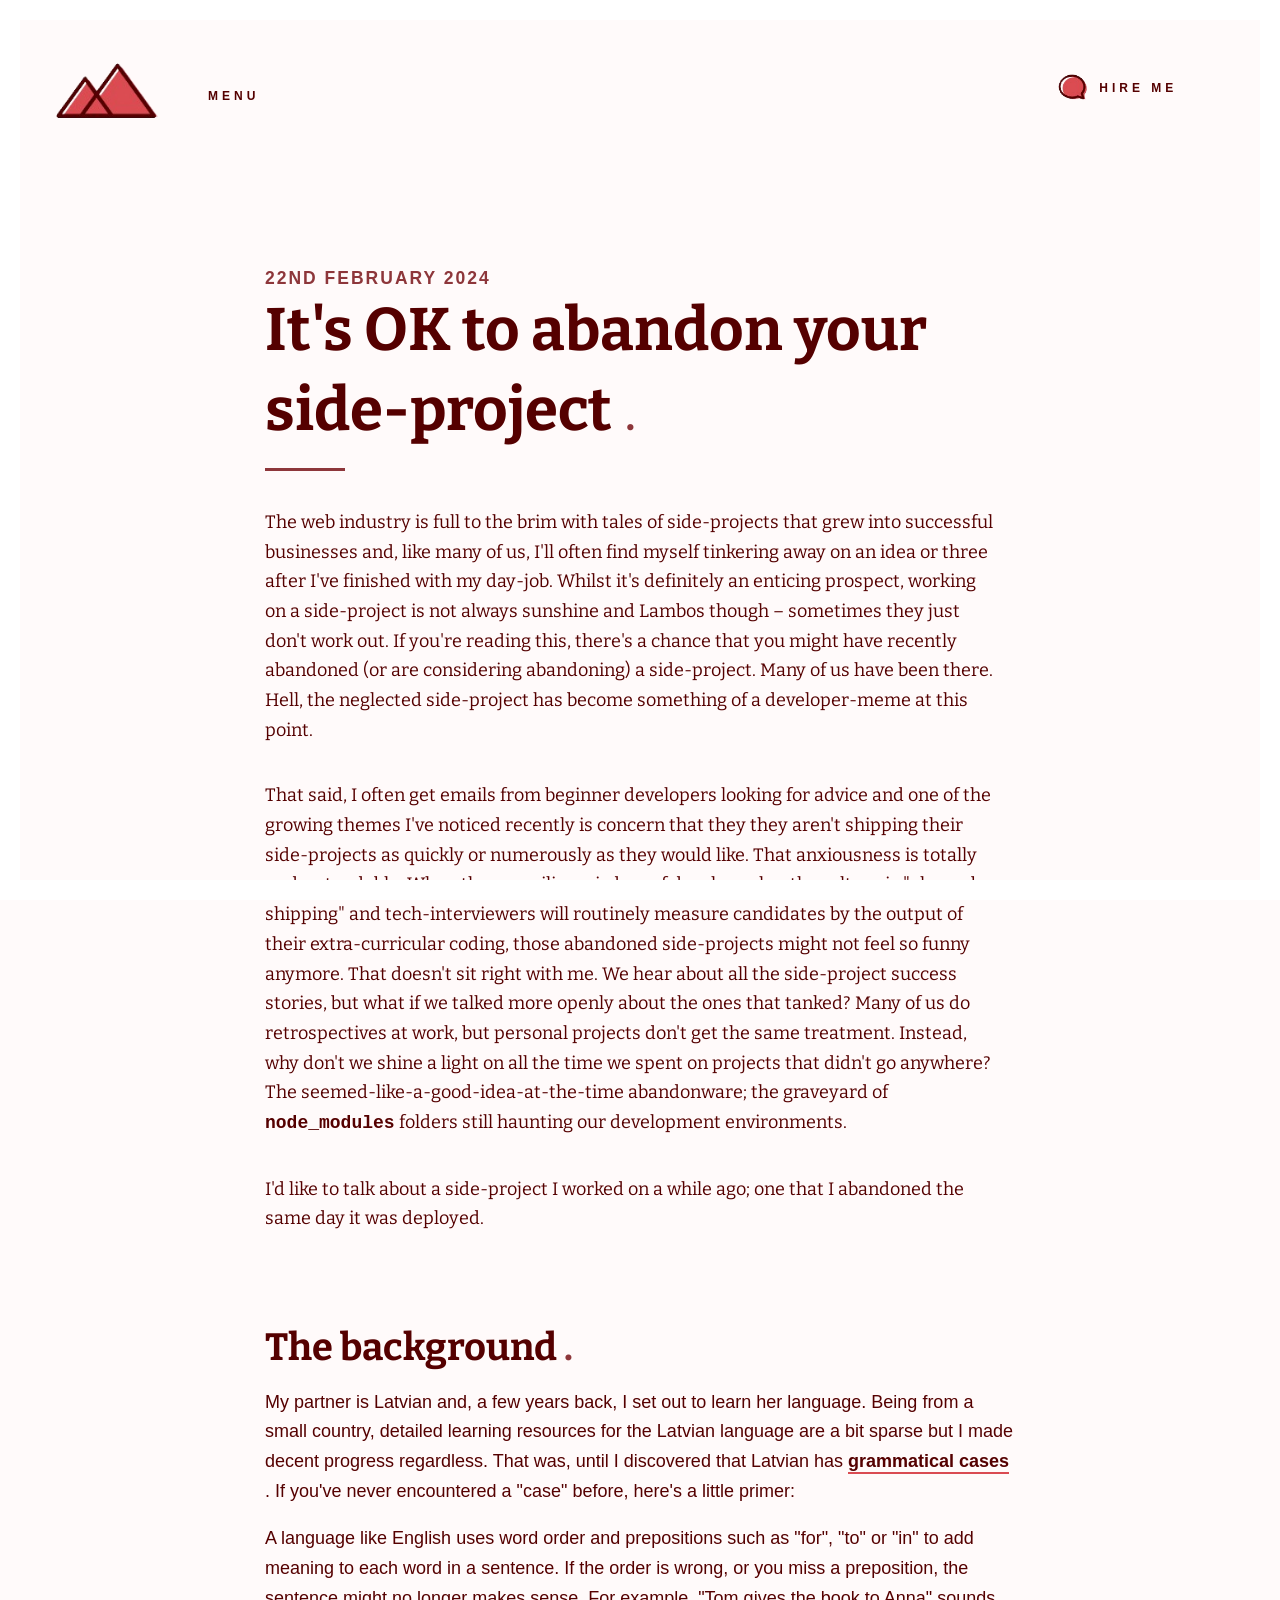
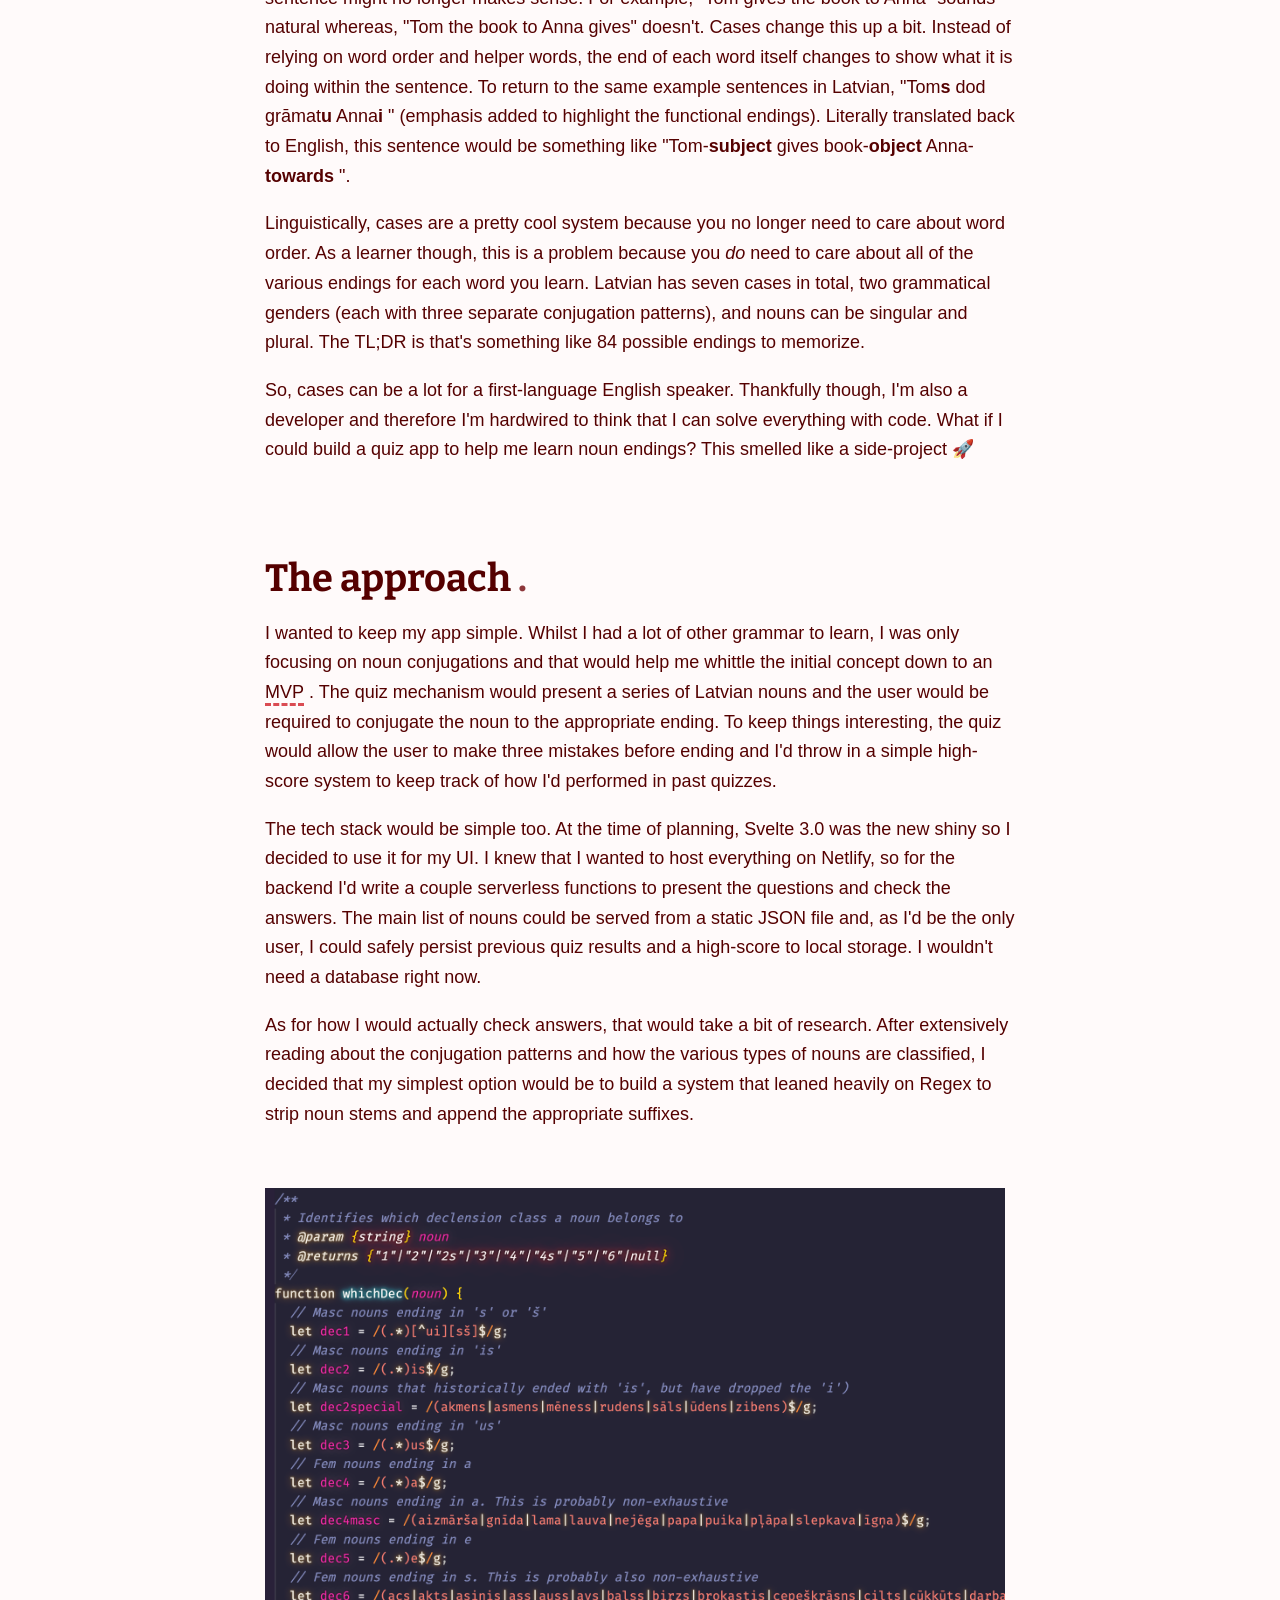
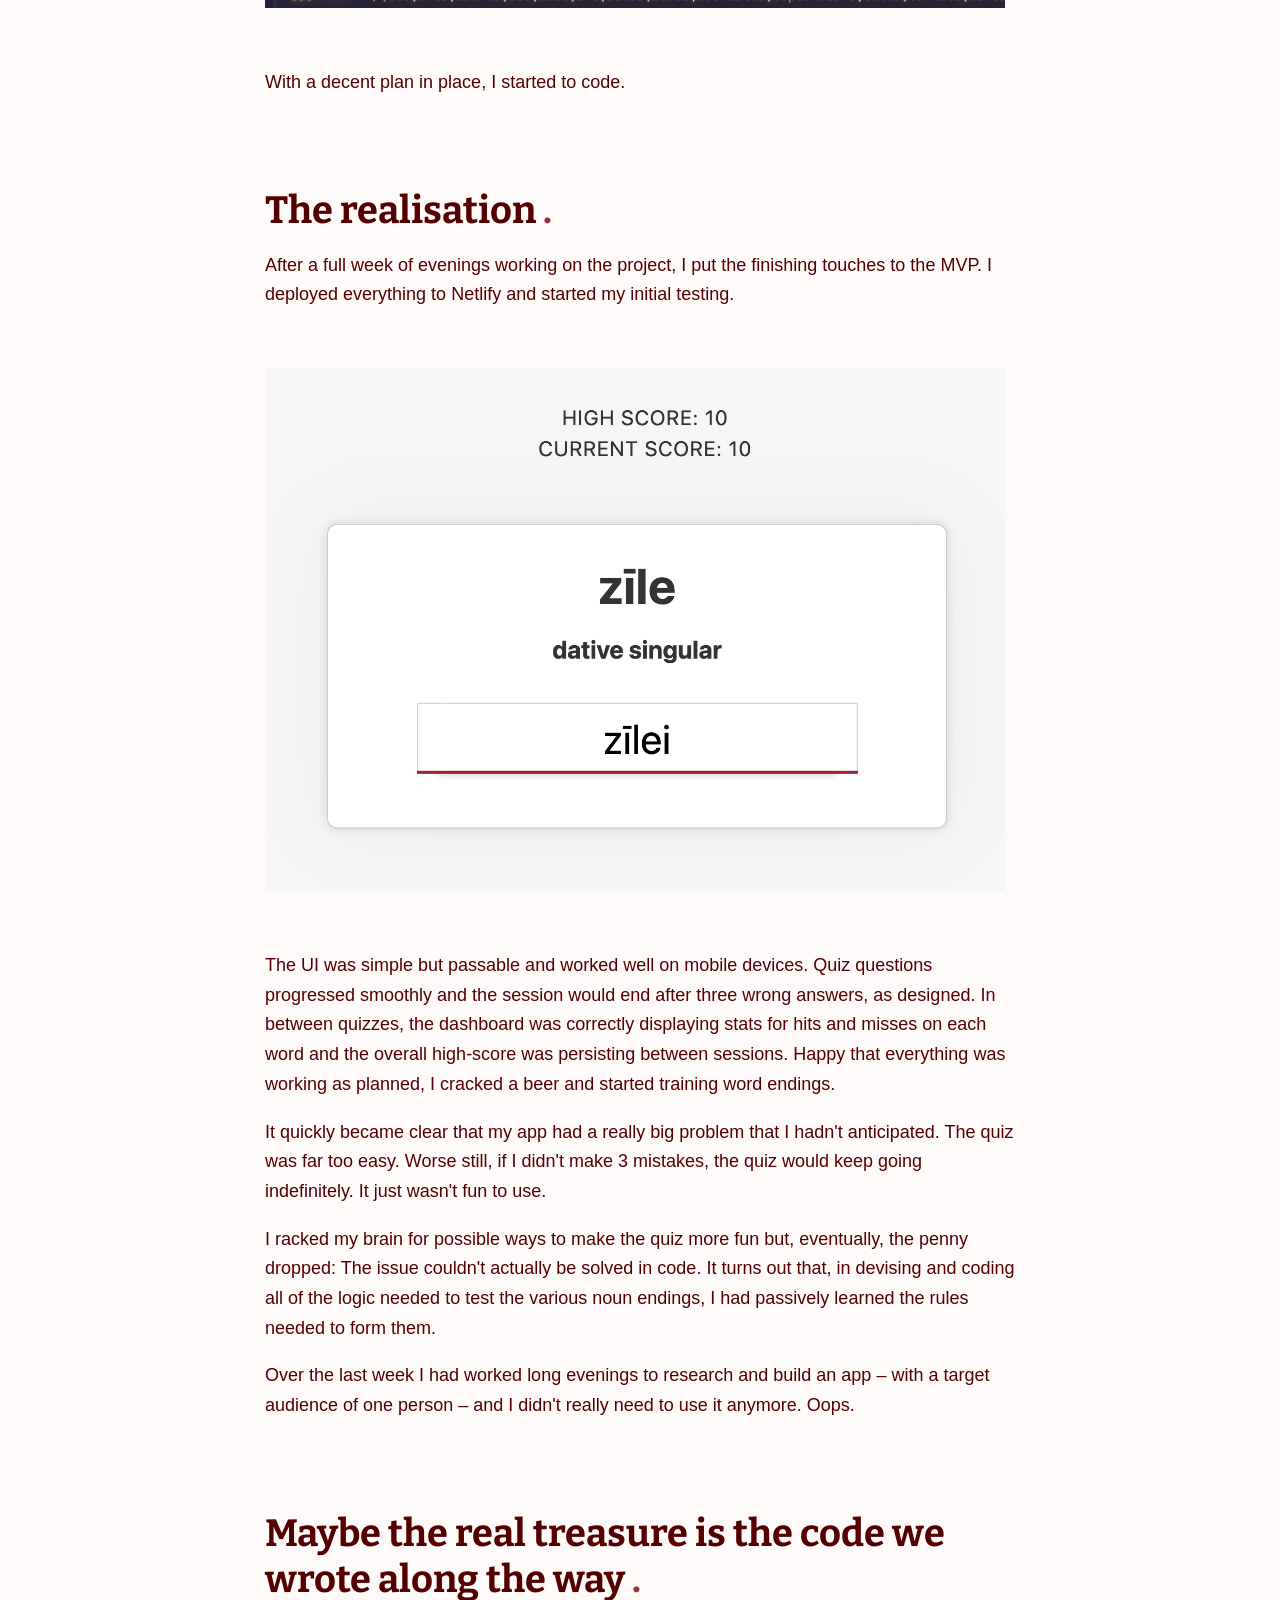
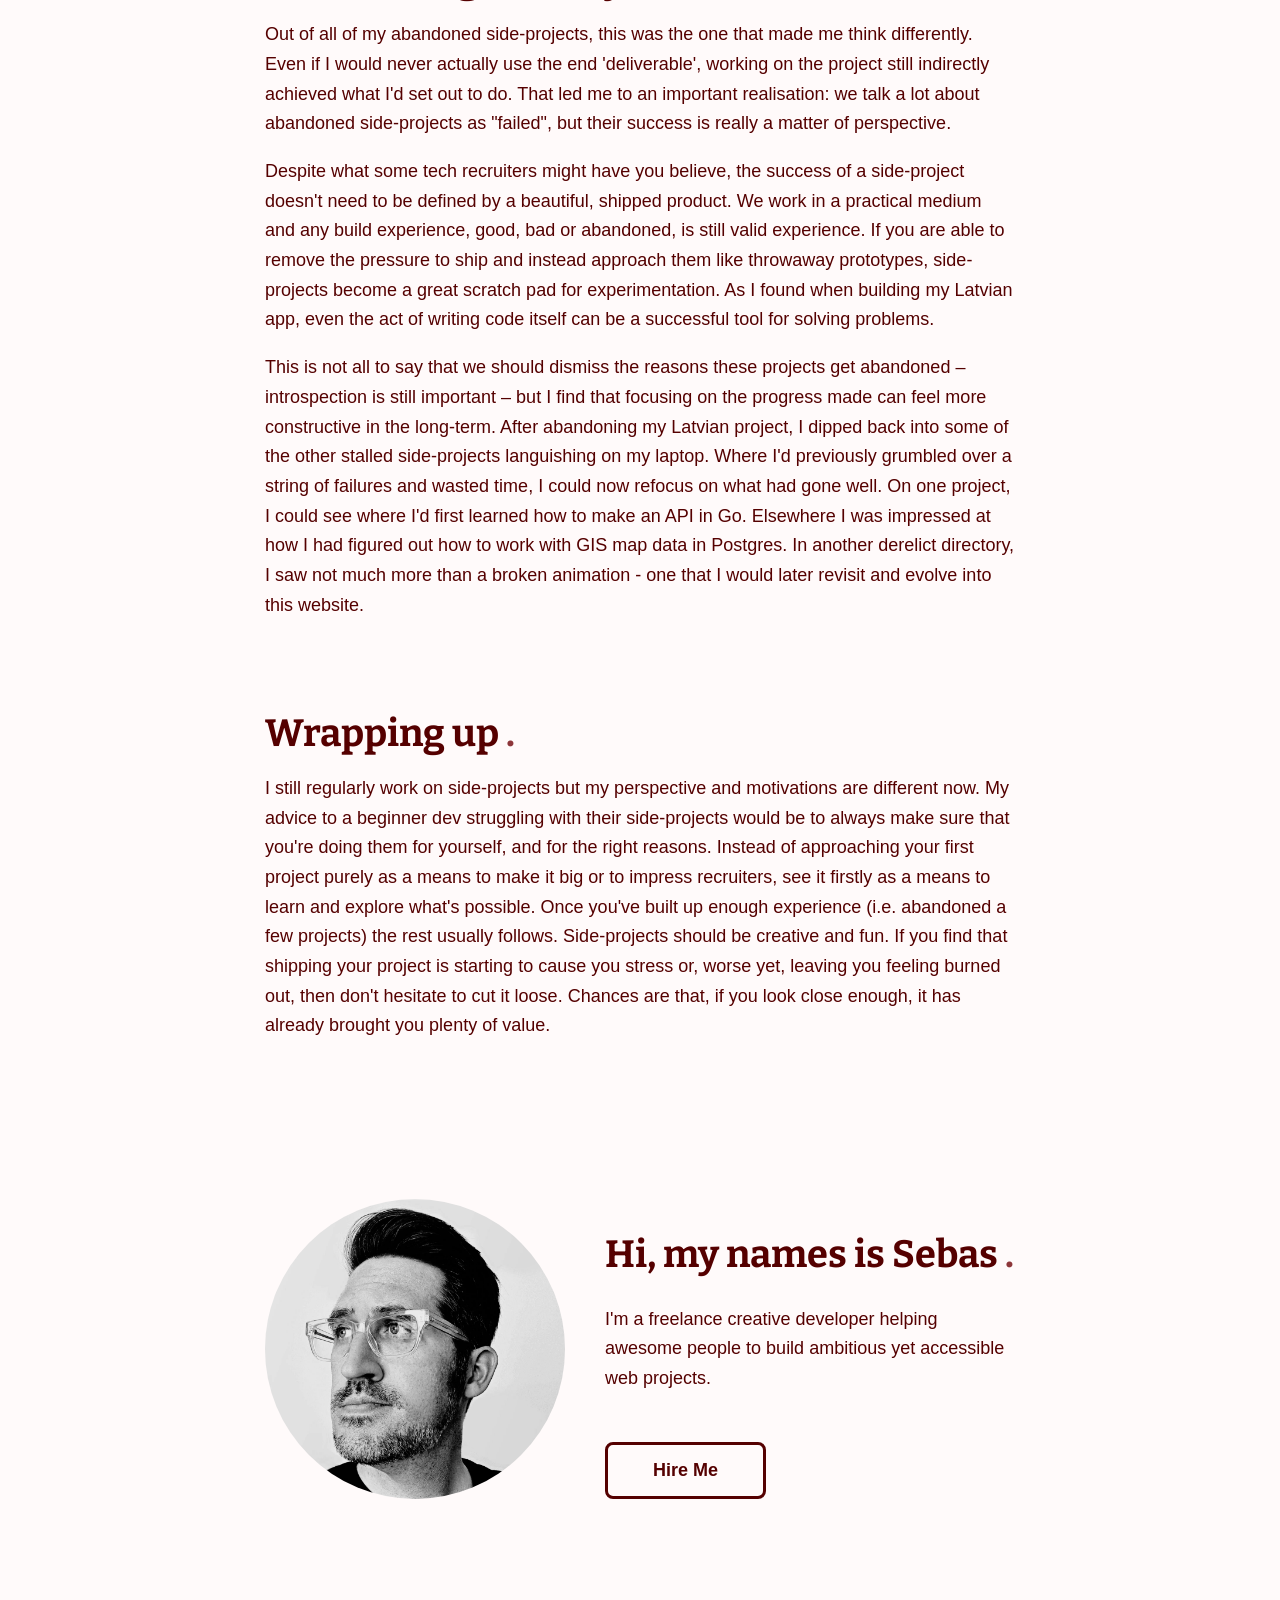
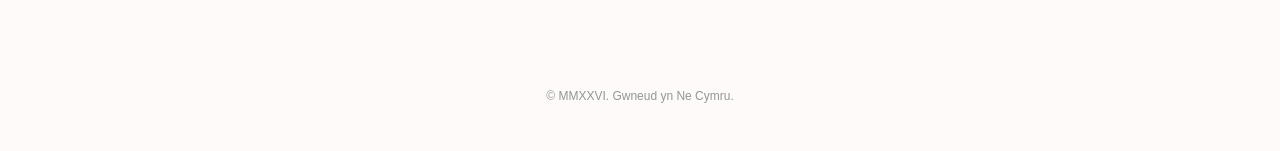
<file: side-project.html>
<!DOCTYPE html>
<html lang="en">
<head>
    <meta charset="UTF-8">
    <meta name="viewport" content="width=device-width, initial-scale=1.0">
    <title>It's OK to abandon your side-project - Robb Owen</title>
    <link rel="stylesheet" href="https://fonts.googleapis.com/css?family=Bitter:400,700&display=swap">
    <link rel="icon" type="image/x-icon" href="https://robbowen.digital/assets/img/favicon-32x32.png">
    <link rel="icon" type="image/png" sizes="16x16" href="/assets/img/favicon-16x16.png">
    <link rel="stylesheet" href="assets/css/styles.css">
    <link rel="stylesheet" href="assets/css/side-project.css">
    <style id="theme">
        :root {
            --bg: #fffafa;
            --line: #550000;
            --fill: #da4b52;
            --text: #550000;
            --subtext: #8d363a;
            --duo: #fabebe;
        }
    </style>
</head>
<body>
    <header class="header-content">
        <input type="checkbox" id="menu-toggle" hidden>
        <div class="container-header">
            <a href="index.html">
                <img src="assets/img/side-projects/logo.png" alt="Sebastián Logo">
            </a>
            <label for="menu-toggle" class="menu-btn">MENU</label>
            <div class="hire-me">
                <a href="mailto:zuletas092@gmail.com">
                    <img src="assets/img/side-projects/hireMe.png" alt="Hire Me">
                    <span>HIRE ME</span>
                </a>
            </div>
        </div>
        <nav class="nav-overlay">
            <div class="container-header">
                <a href="index.html">
                    <img src="assets/img/side-projects/logo.png" alt="Sebastián Logo">
                </a>
                <label for="menu-toggle" class="close-btn">CLOSE</label>
                <div class="hire-me">
                    <a href="mailto:zuletas092@gmail.com">
                        <img src="assets/img/side-projects/hireMe.png" alt="Hire Me">
                        <span>HIRE ME</span>
                    </a>
                </div>
            </div>
            <div class="social-links">
                <a class="ig" href="https://www.instagram.com/zuleta.239">Follow me on Instagram</a>
                <a class="git" href="https://github.com/Ez-Sebas">Visit my GitHub</a>
                <a class="email" href="mailto:zuletas092@gmail.com">Correo Electronico</a>
            </div>
            <ul>
                <li>
                    <a href="index.html">Home</a>
                    <span>Back to the home page.</span>
                </li>
                <li>
                    <a href="work.html">Work</a>
                    <span>My approach to development.</span>
                </li>
                <li>
                    <a href="about.html">About</a>
                    <span>A little about me and my background.</span>
                </li>
                <li>
                    <a href="writing.html">Writing</a>
                    <span>My latest writing on tech and language.</span>
                </li>
            </ul>
        </nav>
    </header>
    <main>
        <article class="article-ppal">
            <div class="information">
                <span>22ND FEBRUARY 2024</span>
                <h1>
                    <b>It's OK to abandon your side-project</b>
                    <span class="dot">.</span>
                </h1>
                <p>
                    The web industry is full to the brim with tales of side-projects that grew into successful businesses and, like many of us, I'll often find myself tinkering away on an idea or three after I've finished with my day-job. Whilst it's definitely an enticing prospect, working on a side-project is not always sunshine and Lambos though – sometimes they just don't work out. If you're reading this, there's a chance that you might have recently abandoned (or are considering abandoning) a side-project. Many of us have been there. Hell, the neglected side-project has become something of a developer-meme at this point.
                </p>
                <p>
                    That said, I often get emails from beginner developers looking for advice and one of the growing themes I've noticed recently is concern that they they aren't shipping their side-projects as quickly or numerously as they would like. That anxiousness is totally understandable. When the prevailing wisdom of developer hustle-culture is "always be shipping" and tech-interviewers will routinely measure candidates by the output of their extra-curricular coding, those abandoned side-projects might not feel so funny anymore. That doesn't sit right with me. We hear about all the side-project success stories, but what if we talked more openly about the ones that tanked? Many of us do retrospectives at work, but personal projects don't get the same treatment. Instead, why don't we shine a light on all the time we spent on projects that didn't go anywhere? The seemed-like-a-good-idea-at-the-time abandonware; the graveyard of <code class="code"><b>node_modules</b></code>
                    folders still haunting our development environments.
                </p>
                <p>
                    I'd like to talk about a side-project I worked on a while ago; one that I abandoned the same day it was deployed.
                </p>
            </div>
            <section>
                <h2 class="subtitle">
                    <b>The background</b>
                    <span class="dot">.</span>
                </h2>
                <p class="text-description">
                    My partner is Latvian and, a few years back, I set out to learn her language. Being from a small country, detailed learning resources for the Latvian language are a bit sparse but I made decent progress regardless. That was, until I discovered that Latvian has <a href="https://en.wikipedia.org/wiki/Grammatical_case" class="jam">grammatical cases</a>
                            . If you've never encountered a "case" before, here's a little primer:
                </p>
                <p class="text-description">
                    A language like English uses word order and prepositions such as "for", "to" or "in" to add meaning to each word in a sentence. If the order is wrong, or you miss a preposition, the sentence might no longer makes sense. For example, "Tom gives the book to Anna" sounds natural whereas, "Tom the book to Anna gives" doesn't. Cases change this up a bit. Instead of relying on word order and helper words, the end of each word itself changes to show what it is doing within the sentence. To return to the same example sentences in Latvian, "Tom<b>s</b>
                    dod grāmat<b>u</b>
                    Anna<b>i</b>
                    " (emphasis added to highlight the functional endings). Literally translated back to English, this sentence would be something like "Tom-<b>subject</b>
                    gives book-<b>object</b>
                    Anna-<b>towards</b>
                    ".
                </p>
                <p class="text-description">
                    Linguistically, cases are a pretty cool system because you no longer need to care about word order. As a learner though, this is a problem because you <em>do</em>
                    need to care about all of the various endings for each word you learn. Latvian has seven cases in total, two grammatical genders (each with three separate conjugation patterns), and nouns can be singular and plural. The TL;DR is that's something like 84 possible endings to memorize.
                </p>
                <p class="text-description">
                    So, cases can be a lot for a first-language English speaker. Thankfully though, I'm also a developer and therefore I'm hardwired to think that I can solve everything with code. What if I could build a quiz app to help me learn noun endings? This smelled like a side-project 🚀
                </p>
            </section>
            <section>
                <h2 class="subtitle">
                    <b>The approach</b>
                    <span class="dot">.</span>
                </h2>
                <p class="text-description">
                    I wanted to keep my app simple. Whilst I had a lot of other grammar to learn, I was only focusing on noun conjugations and that would help me whittle the initial concept down to an <abbr title="Minimum Viable Product">MVP</abbr>
                    . The quiz mechanism would present a series of Latvian nouns and the user would be required to conjugate the noun to the appropriate ending. To keep things interesting, the quiz would allow the user to make three mistakes before ending and I'd throw in a simple high-score system to keep track of how I'd performed in past quizzes.
                </p>
                <p class="text-description">
                    The tech stack would be simple too. At the time of planning, Svelte 3.0 was the new shiny so I decided to use it for my UI. I knew that I wanted to host everything on Netlify, so for the backend I'd write a couple serverless functions to present the questions and check the answers. The main list of nouns could be served from a static JSON file and, as I'd be the only user, I could safely persist previous quiz results and a high-score to local storage. I wouldn't need a database right now.
                </p>
                <p class="text-description">
                    As for how I would actually check answers, that would take a bit of research. After extensively reading about the conjugation patterns and how the various types of nouns are classified, I decided that my simplest option would be to build a system that leaned heavily on Regex to strip noun stems and append the appropriate suffixes.
                </p>
                <img class="lietvards-code" src="assets/img/side-projects/lietvards-code.png" alt="Lietvards Code">
                <p class="text-description">
                    With a decent plan in place, I started to code.
                </p>
            </section>
            <section>
                <h2 class="subtitle">
                    <b>The realisation</b>
                    <span class="dot">.</span>
                </h2>
                <p class="text-description">
                    After a full week of evenings working on the project, I put the finishing touches to the MVP. I deployed everything to Netlify and started my initial testing.
                </p>
                <img class="lietvards" src="assets/img/side-projects/lietvards.png" alt="Lietvards">
                <p class="text-description">
                    The UI was simple but passable and worked well on mobile devices. Quiz questions progressed smoothly and the session would end after three wrong answers, as designed. In between quizzes, the dashboard was correctly displaying stats for hits and misses on each word and the overall high-score was persisting between sessions. Happy that everything was working as planned, I cracked a beer and started training word endings.
                </p>
                <p class="text-description">
                    It quickly became clear that my app had a really big problem that I hadn't anticipated. The quiz was far too easy. Worse still, if I didn't make 3 mistakes, the quiz would keep going indefinitely. It just wasn't fun to use.
                </p>
                <p class="text-description">
                    I racked my brain for possible ways to make the quiz more fun but, eventually, the penny dropped: The issue couldn't actually be solved in code. It turns out that, in devising and coding all of the logic needed to test the various noun endings, I had passively learned the rules needed to form them.
                </p>
                <p class="text-description">
                    Over the last week I had worked long evenings to research and build an app – with a target audience of one person – and I didn't really need to use it anymore. Oops.
                </p>
            </section>
            <section>
                <h2 class="subtitle">
                    <b>Maybe the real treasure is the code we wrote along the way</b>
                    <span class="dot">.</span>
                </h2>
                <p class="text-description">
                    Out of all of my abandoned side-projects, this was the one that made me think differently. Even if I would never actually use the end 'deliverable', working on the project still indirectly achieved what I'd set out to do. That led me to an important realisation: we talk a lot about abandoned side-projects as "failed", but their success is really a matter of perspective.
                </p>
                <p class="text-description">
                    Despite what some tech recruiters might have you believe, the success of a side-project doesn't need to be defined by a beautiful, shipped product. We work in a practical medium and any build experience, good, bad or abandoned, is still valid experience. If you are able to remove the pressure to ship and instead approach them like throwaway prototypes, side-projects become a great scratch pad for experimentation. As I found when building my Latvian app, even the act of writing code itself can be a successful tool for solving problems.
                </p>
                <p class="text-description">
                    This is not all to say that we should dismiss the reasons these projects get abandoned – introspection is still important – but I find that focusing on the progress made can feel more constructive in the long-term. After abandoning my Latvian project, I dipped back into some of the other stalled side-projects languishing on my laptop. Where I'd previously grumbled over a string of failures and wasted time, I could now refocus on what had gone well. On one project, I could see where I'd first learned how to make an API in Go. Elsewhere I was impressed at how I had figured out how to work with GIS map data in Postgres. In another derelict directory, I saw not much more than a broken animation - one that I would later revisit and evolve into this website.
                </p>
            </section>
            <section class="wrapping-up">
                <h2 class="subtitle">
                    <b>Wrapping up</b>
                    <span class="dot">.</span>
                </h2>
                <p class="text-description">
                    I still regularly work on side-projects but my perspective and motivations are different now. My advice to a beginner dev struggling with their side-projects would be to always make sure that you're doing them for yourself, and for the right reasons. Instead of approaching your first project purely as a means to make it big or to impress recruiters, see it firstly as a means to learn and explore what's possible. Once you've built up enough experience (i.e. abandoned a few projects) the rest usually follows. Side-projects should be creative and fun. If you find that shipping your project is starting to cause you stress or, worse yet, leaving you feeling burned out, then don't hesitate to cut it loose. Chances are that, if you look close enough, it has already brought you plenty of value.
                </p>
            </section>
            <section class="me">
                <div>
                    <img src="assets/img/portrait_small.jpg" alt="Portrait">
                    <div>
                        <h2 class="subtitle">
                            <b>Hi, my names is Sebas</b>
                            <span class="dot">.</span>
                        </h2>
                        <p class="text-description">
                            I'm a freelance creative developer helping awesome people to build ambitious yet accessible web projects.
                        </p>
                        <div>
                            <a href="https://www.instagram.com/zuleta.239" class="btn">
                                <span class="btn-label">Hire Me</span>
                                <span class="btn-fill">Hire Me</span>
                            </a>
                        </div>
                    </div>
                </div>
            </section>
        </article>
    </main>
    <footer>
        © MMXXVI. Gwneud yn Ne Cymru.
    </footer>
</body>
</html>
</file>
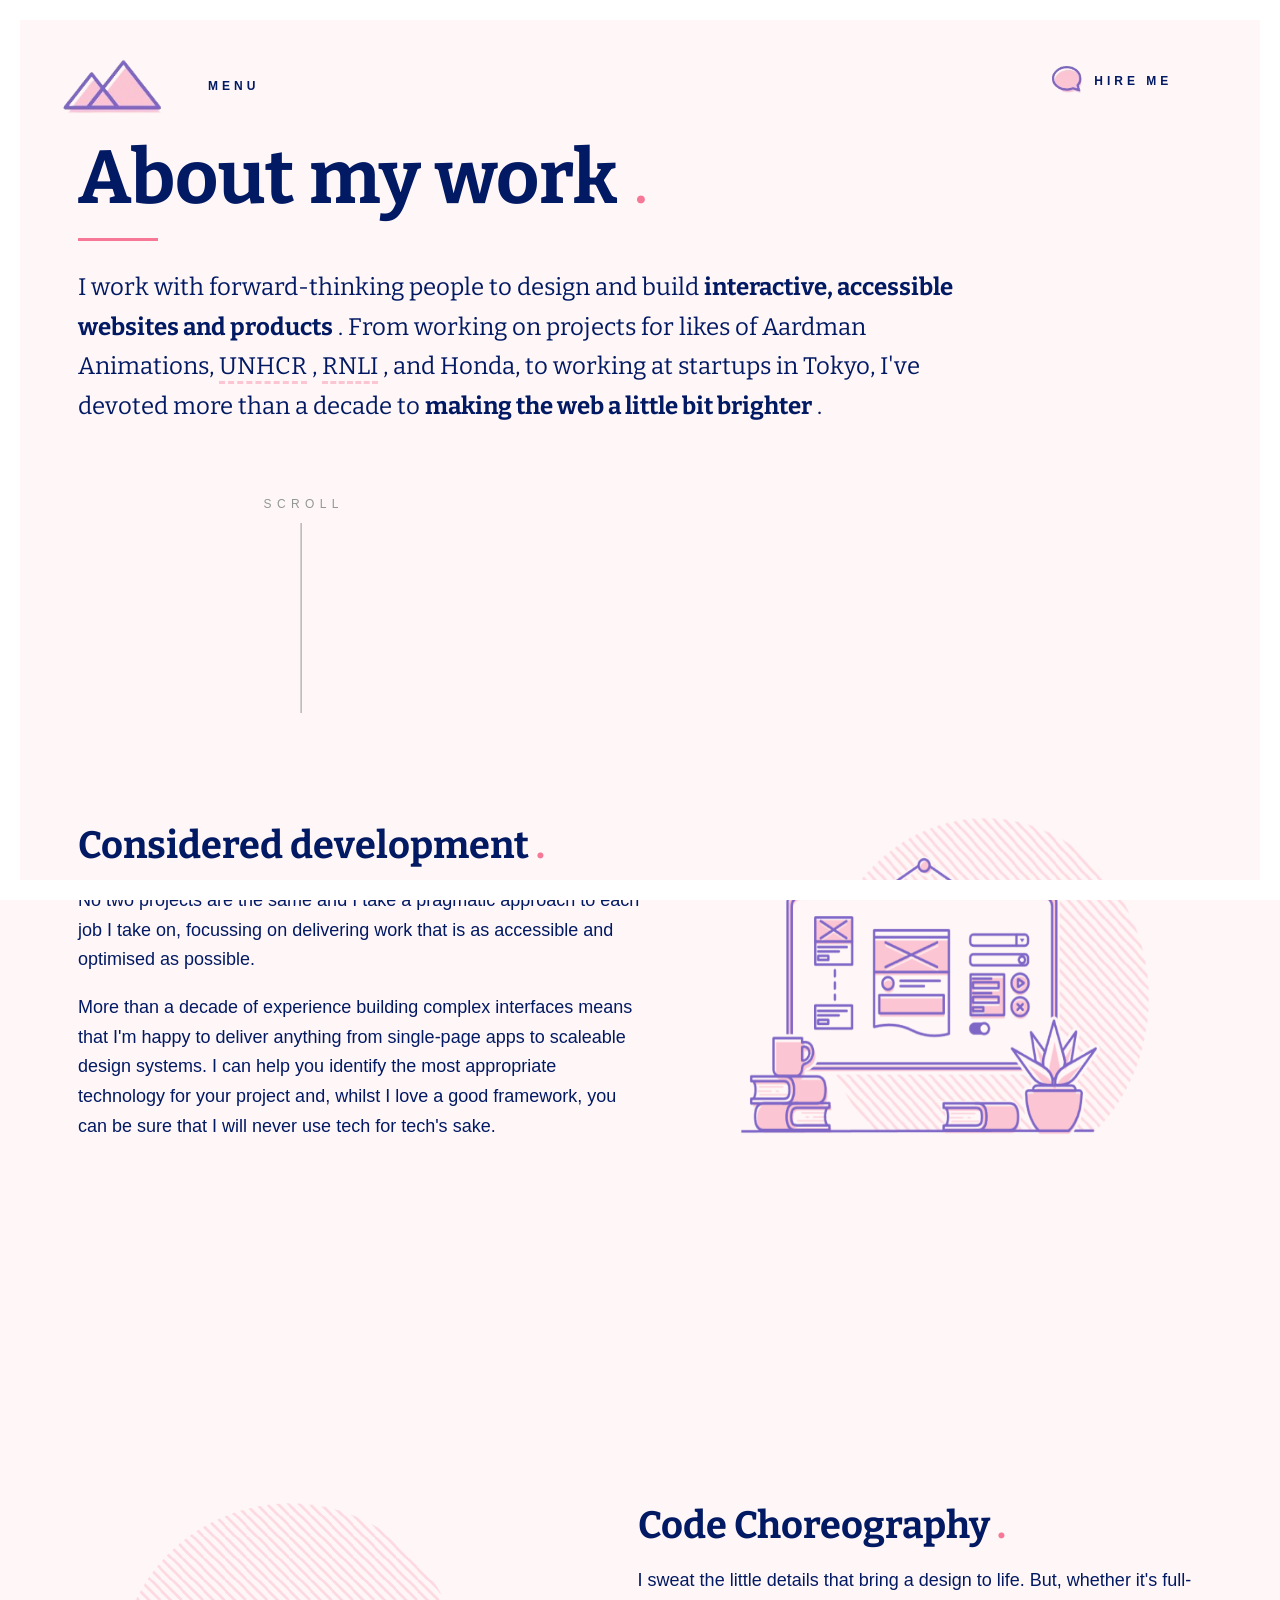
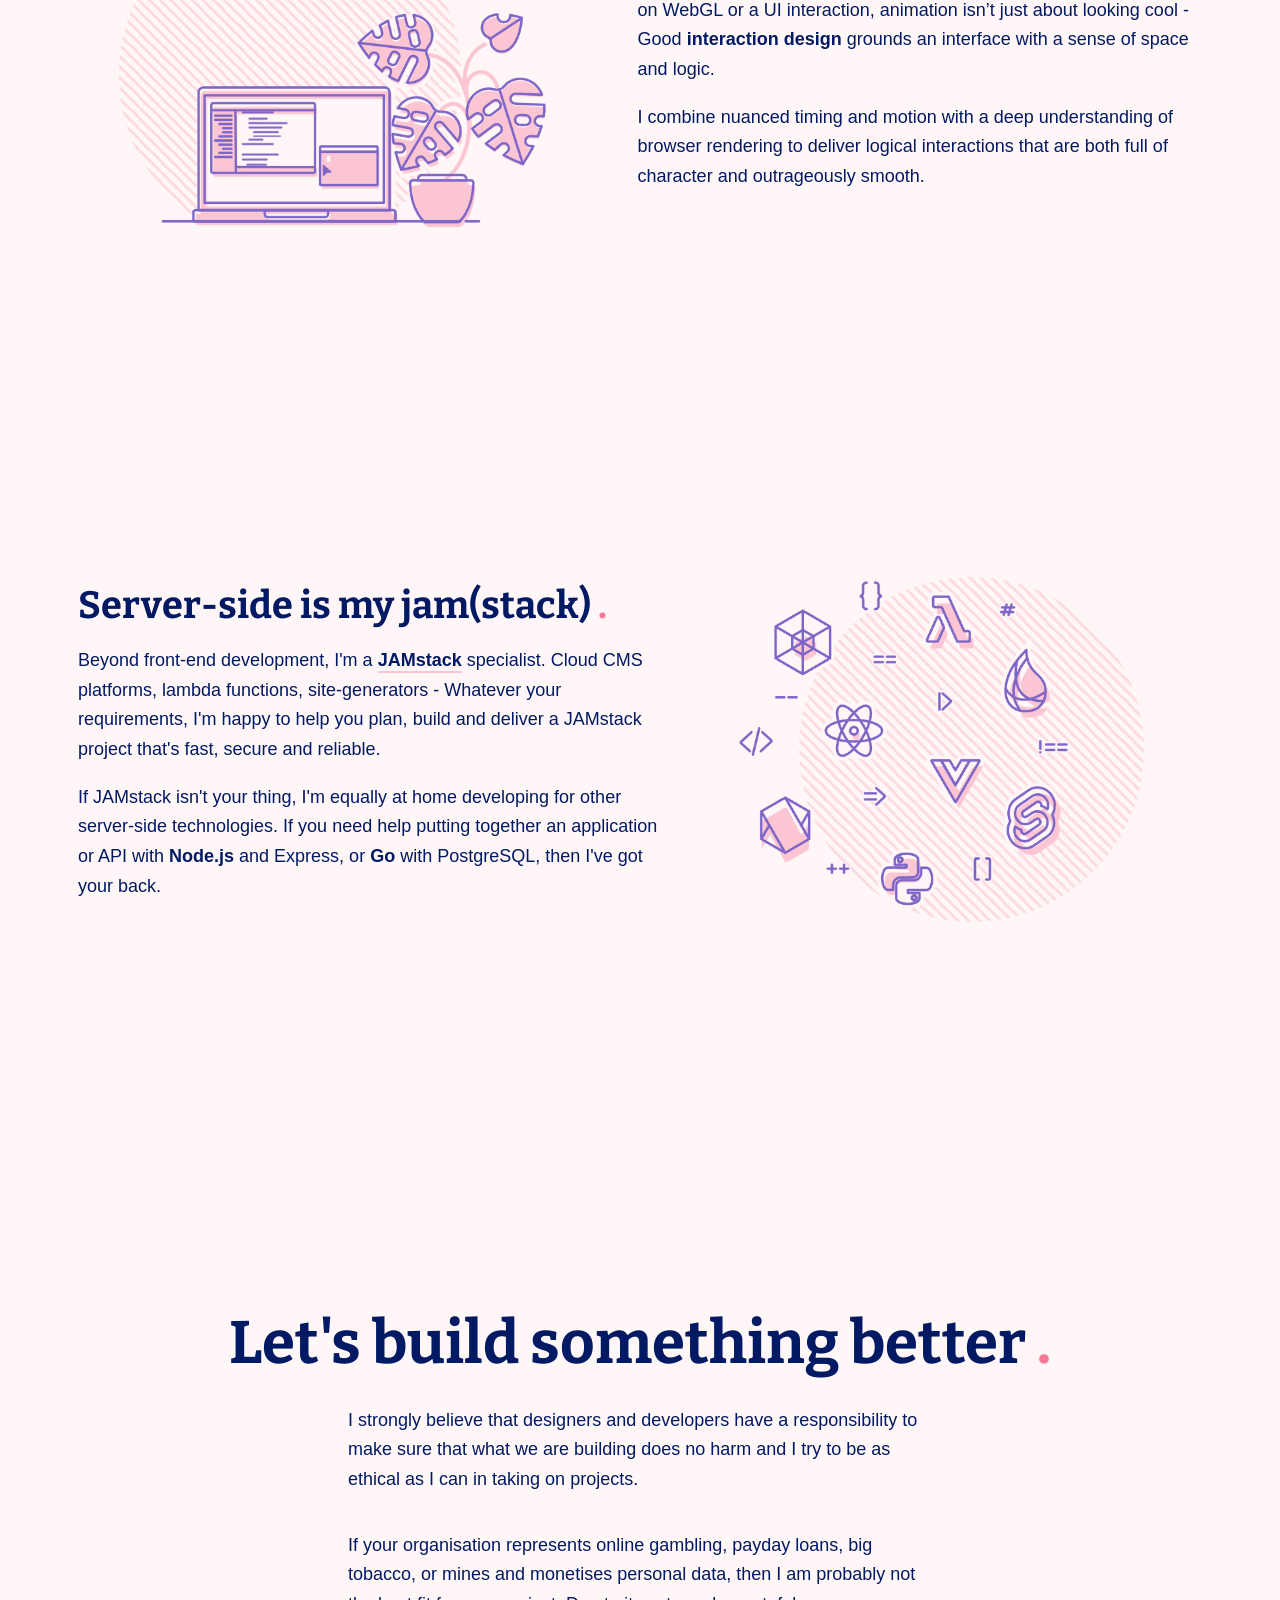
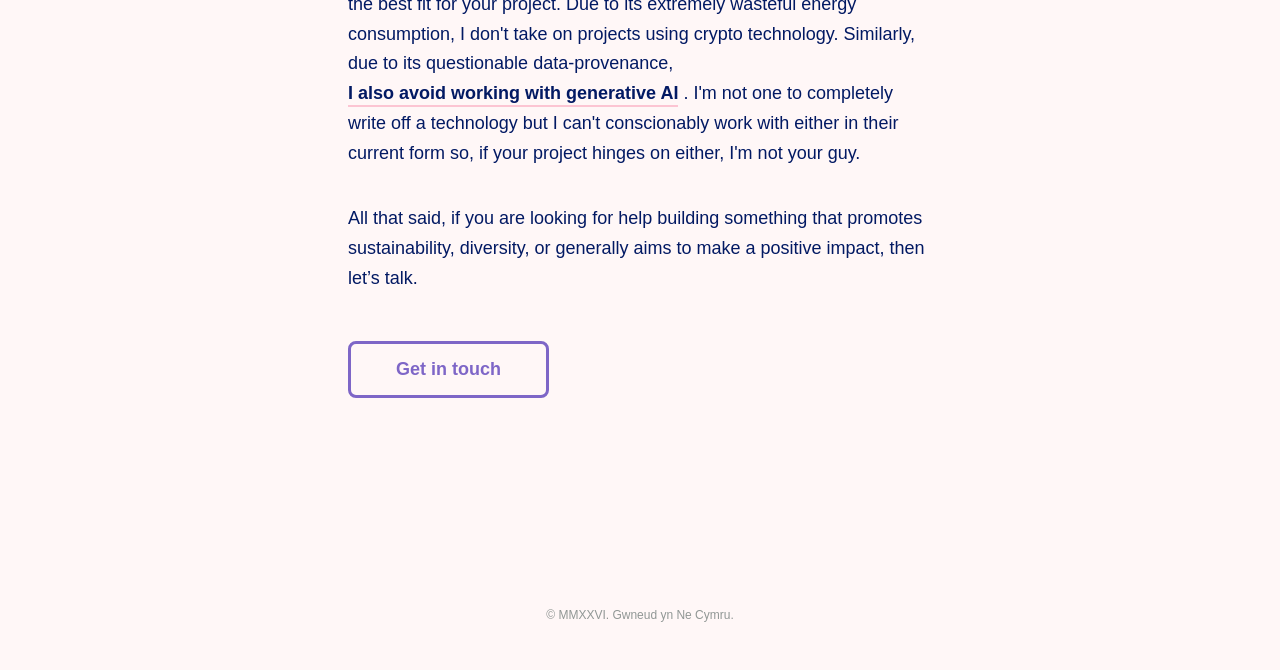
<file: work.html>
<!DOCTYPE html>
<html lang="en">
<head>
    <meta charset="UTF-8">
    <meta name="viewport" content="width=device-width, initial-scale=1.0">
    <title>What I do - Sebastián Zuleta</title>
    <link rel="stylesheet" href="https://fonts.googleapis.com/css?family=Bitter:400,700&display=swap">
    <link rel="icon" type="image/x-icon" href="https://robbowen.digital/assets/img/favicon-32x32.png">
    <link rel="icon" type="image/png" sizes="16x16" href="/assets/img/favicon-16x16.png">
    <link rel="stylesheet" href="assets/css/styles.css">
    <link rel="stylesheet" href="assets/css/work.css">
    <style id="theme">
        :root {
            --bg: #fff7f7;
            --line: #7E66C7;
            --fill: #FCC5D3;
            --text: #021963;
            --subtext: #F67796;
            --duo: #FCC5D3;
        }
    </style>
</head>
<body>
    <header class="header-content">
        <input type="checkbox" id="menu-toggle" hidden>
        <div class="container-header">
            <a href="index.html">
                <img src="assets/img/work/logo.png" alt="Sebastián Logo">
            </a>
            <label for="menu-toggle" class="menu-btn">MENU</label>
            <div class="hire-me">
                <a href="mailto:zuletas092@gmail.com">
                    <img src="assets/img/work/hireMe.png" alt="Hire Me">
                    <span>HIRE ME</span>
                </a>
            </div>
        </div>
        <nav class="nav-overlay">
            <div class="container-header">
                <a href="index.html">
                    <img src="assets/img/work/logo.png" alt="Sebastián Logo">
                </a>
                <label for="menu-toggle" class="close-btn">CLOSE</label>
                <div class="hire-me">
                    <a href="mailto:zuletas092@gmail.com">
                        <img src="assets/img/work/hireMe.png" alt="Hire Me">
                        <span>HIRE ME</span>
                    </a>
                </div>
            </div>
            <div class="social-links">
                <a class="ig" href="https://www.instagram.com/zuleta.239">Follow me on Instagram</a>
                <a class="git" href="https://github.com/Ez-Sebas">Visit my GitHub</a>
                <a class="email" href="mailto:zuletas092@gmail.com">Correo Electronico</a>
            </div>
            <ul>
                <li>
                    <a href="index.html">Home</a>
                    <span>Back to the home page.</span>
                </li>
                <li>
                    <a href="work.html">Work</a>
                    <span>My approach to development.</span>
                </li>
                <li>
                    <a href="about.html">About</a>
                    <span>A little about me and my background.</span>
                </li>
                <li>
                    <a href="writing.html">Writing</a>
                    <span>My latest writing on tech and language.</span>
                </li>
            </ul>
        </nav>
    </header>
    <main>
        <section class="hero-section">
                <div class="information">
                    <h1>
                        <b>About my work</b>
                        <span class="dot">.</span>
                    </h1>
                    <p>
                        I work with forward-thinking people to design and build <b>interactive, accessible websites and products</b>
                        . From working on projects for likes of Aardman Animations, <abbr title="United Nations High Commisionner for Refugees">UNHCR</abbr>
                        , <abbr title="Royal National Lifeboat Association">RNLI</abbr>
                        , and Honda, to working at startups in Tokyo, I've devoted more than a decade to <b>making the web a little bit brighter</b>
                        .
                    </p>
                    <span class="scroll">
                        <span>
                            <span>S</span>
                            <span>C</span>
                            <span>R</span>
                            <span>O</span>
                            <span>L</span>
                            <span>L</span>
                        </span>
                    </span>
                </div>
        </section>
        <section class="considered-development">
            <div>
                <div>
                    <h2 class="subtitle">
                        Considered development
                        <span class="dot">.</span>
                    </h2>
                    <p class="text-description">
                        No two projects are the same and I take a pragmatic approach to each job I take on, focussing on delivering work that is as accessible and optimised as possible.
                    </p>
                    <p class="text-description">
                        More than a decade of experience building complex interfaces means that I'm happy to deliver anything from single-page apps to scaleable design systems. I can help you identify the most appropriate technology for your project and, whilst I love a good framework, you can be sure that I will never use tech for tech's sake.
                    </p>
                </div>
                <img src="assets/img/work/consideredDevelopment.png" alt="Considered Development">
            </div>
        </section>
        <section class="code-choreography">
            <div>
                <img src="assets/img/work/codeChoreography.png" alt="Code Choreography">
                <div>
                    <h2 class="subtitle">
                        Code Choreography
                        <span class="dot">.</span>
                    </h2>
                    <p class="text-description">
                        I sweat the little details that bring a design to life. But, whether it's full-on WebGL or a UI interaction, animation isn’t just about looking cool - Good <b>interaction design</b>
                        grounds an interface with a sense of space and logic.
                    </p>
                    <p class="text-description">
                        I combine nuanced timing and motion with a deep understanding of browser rendering to deliver logical interactions that are both full of character and outrageously smooth.
                    </p>
                </div>
            </div>
        </section>
        <section class="server-side">
            <div>
                <div>
                    <h2 class="subtitle">
                        Server-side is my <b>jam(stack)</b>
                        <span class="dot">.</span>
                    </h2>
                    <p class="text-description">
                        Beyond front-end development, I'm a <a class="jam" href="https://jamstack.org">JAMstack</a>
                        specialist. Cloud CMS platforms, lambda functions, site-generators - Whatever your requirements, I'm happy to help you plan, build and deliver a JAMstack project that's fast, secure and reliable.
                    </p>
                    <p class="text-description">
                        If JAMstack isn't your thing, I'm equally at home developing for other server-side technologies. If you need help putting together an application or API with <b>Node.js</b>
                        and Express, or <b>Go</b>
                        with PostgreSQL, then I've got your back.
                    </p>
                </div>
                <img src="assets/img/work/serverSide.png" alt="Server Side">
            </div>
        </section>
        <section class="lets-build">
            <div class="container-build">
                <h2 class="subtitle">
                    Let's build something <b>better</b>
                    <span class="dot">.</span>
                </h2>
                <p class="text-description">
                    I strongly believe that designers and developers have a responsibility to make sure that what we are building does no harm and I try to be as ethical as I can in taking on projects.
                </p>
                <p class="text-description">
                    If your organisation represents online gambling, payday loans, big tobacco, or mines and monetises personal data, then I am probably not the best fit for your project. Due to its extremely wasteful energy consumption, I don't take on projects using crypto technology. Similarly, due to its questionable data-provenance, <a class="jam" href="">I also avoid working with generative AI</a>
                    . I'm not one to completely write off a technology but I can't conscionably work with either in their current form so, if your project hinges on either, I'm not your guy.
                </p>
                <p class="text-description">
                    All that said, if you are looking for help building something that promotes sustainability, diversity, or generally aims to make a positive impact, then let’s talk.
                </p>
            </div>
            <div class="btns">
                <a href="mailto:zuletas092@gmail.com" class="btn">
                    <span class="btn-label">Get in touch</span>
                    <span class="btn-fill">Get in touch</span>
                </a>
            </div>
        </section>
    </main>
    <footer>
        © MMXXVI. Gwneud yn Ne Cymru.
    </footer>
</body>
</html>
</file>
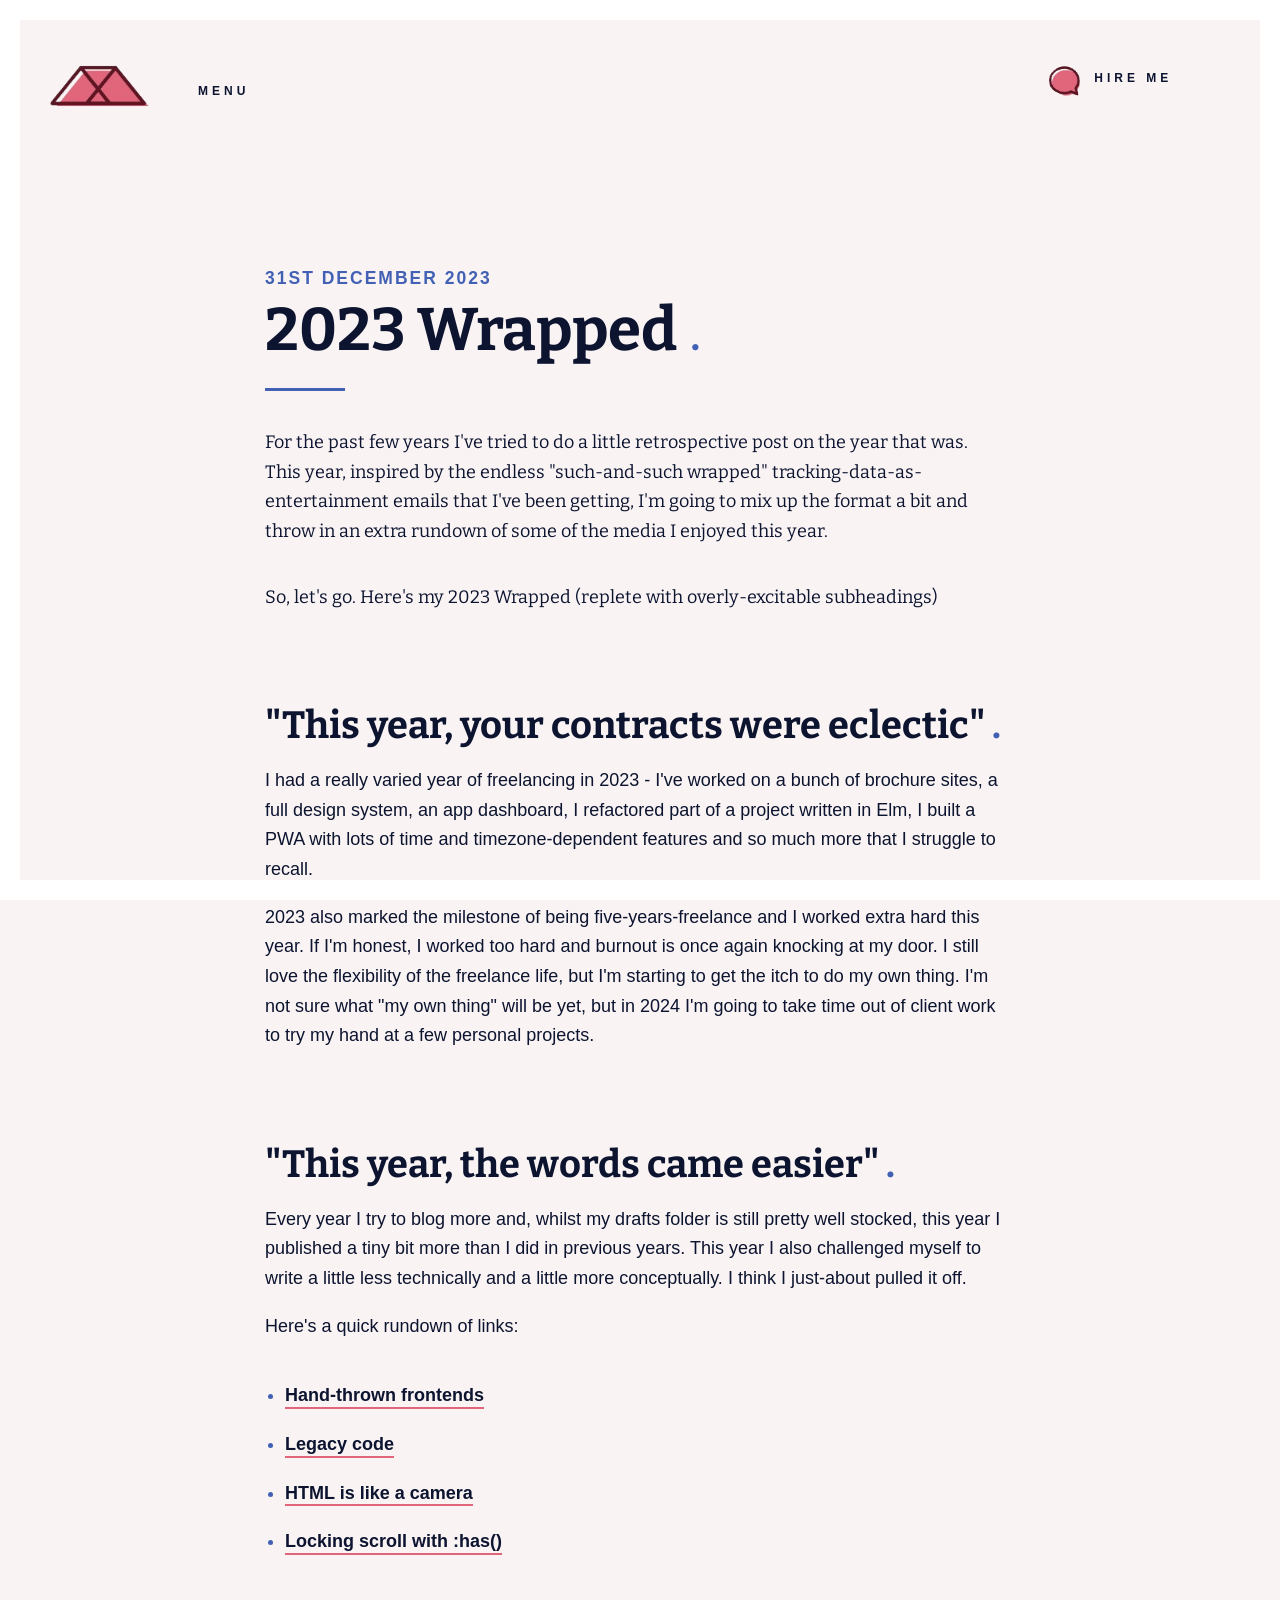
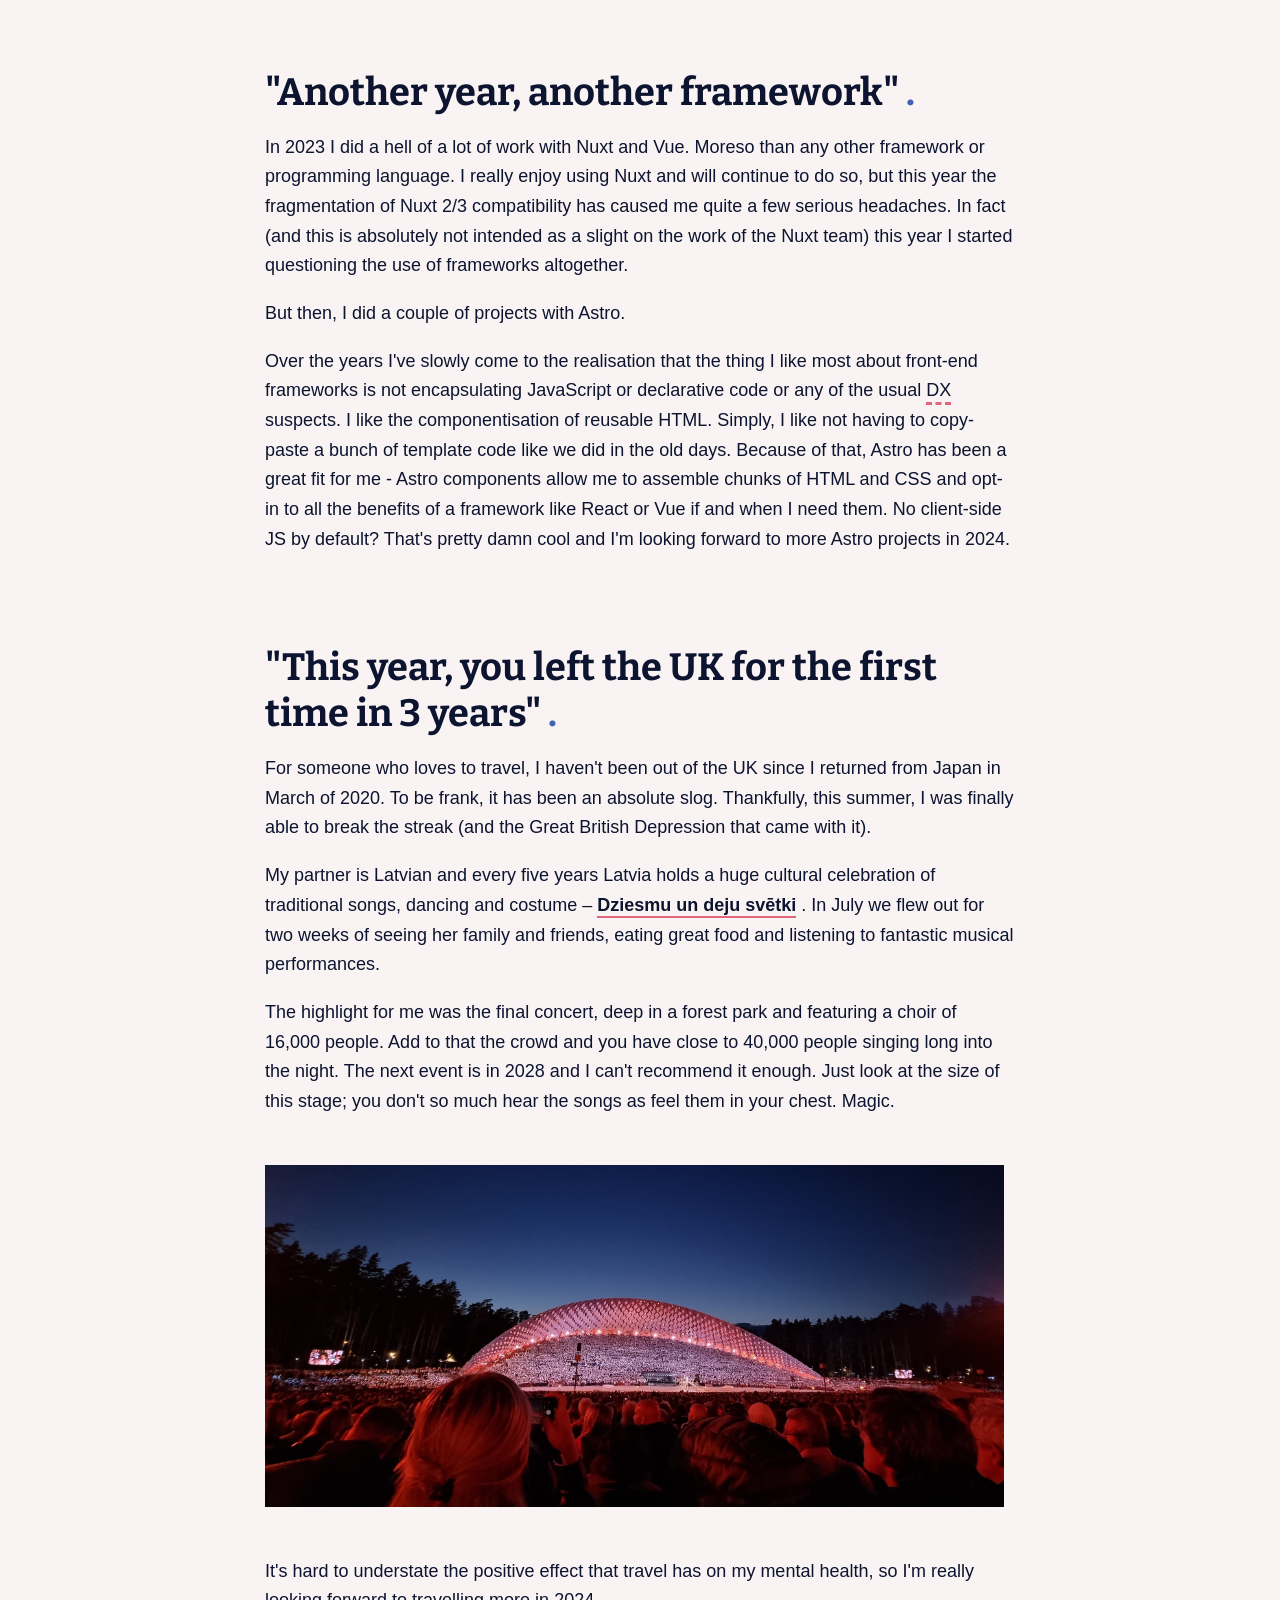
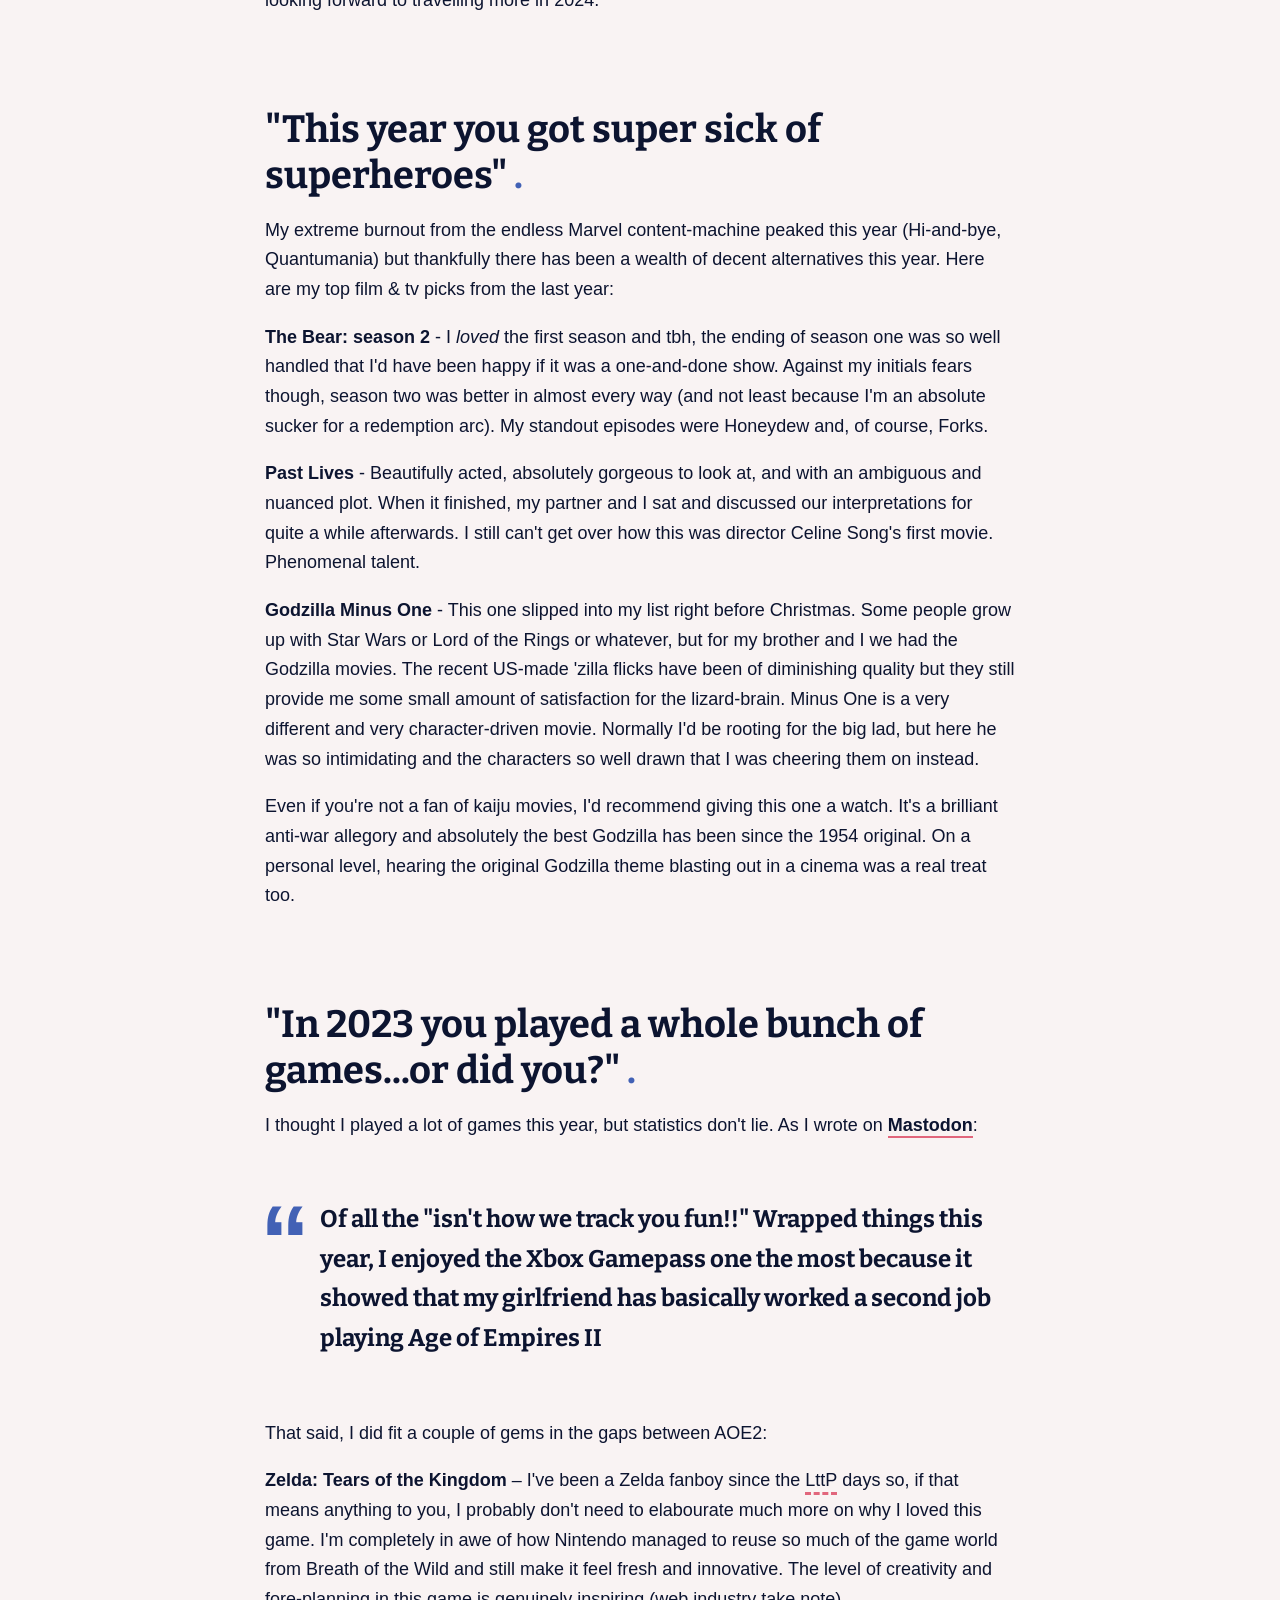
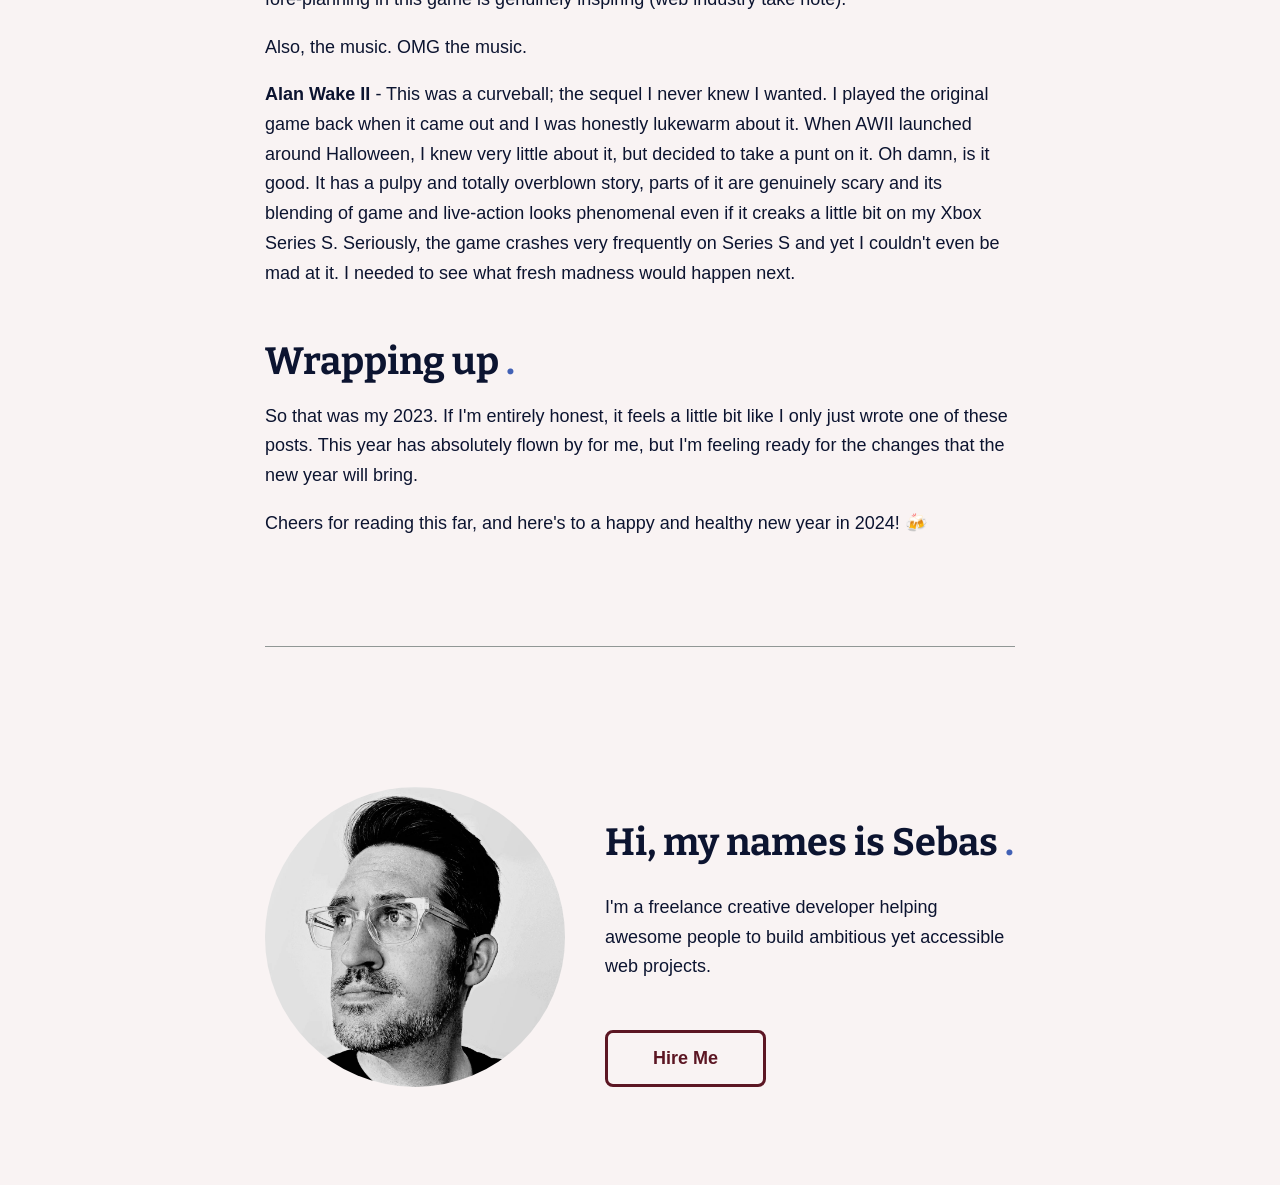
<file: wrapped.html>
<!DOCTYPE html>
<html lang="en">
<head>
    <meta charset="UTF-8">
    <meta name="viewport" content="width=device-width, initial-scale=1.0">
    <title>2023 Wrapped - Sebastián Zuleta</title>
    <link rel="stylesheet" href="https://fonts.googleapis.com/css?family=Bitter:400,700&display=swap">
    <link rel="icon" type="image/x-icon" href="https://robbowen.digital/assets/img/favicon-32x32.png">
    <link rel="icon" type="image/png" sizes="16x16" href="/assets/img/favicon-16x16.png">
    <link rel="stylesheet" href="assets/css/styles.css">
    <link rel="stylesheet" href="assets/css/wrapped.css">
    <style id="theme">
        :root {
            --bg: #f9f3f3;
            --line: #5c1623;
            --fill: #e1667c;
            --text: #0c1430;
            --subtext: #4261b5;
            --duo: #b7c6f0;
        }
    </style>
</head>
<body>
    <header class="header-content">
        <input type="checkbox" id="menu-toggle" hidden>
        <div class="container-header">
            <a href="index.html">
                <img src="assets/img/wrapped/logo.png" alt="Sebastián Logo">
            </a>
            <label for="menu-toggle" class="menu-btn">MENU</label>
            <div class="hire-me">
                <a href="mailto:zuletas092@gmail.com">
                    <img src="assets/img/wrapped/hireMe.png" alt="Hire Me">
                    <span>HIRE ME</span>
                </a>
            </div>
        </div>
        <nav class="nav-overlay">
            <div class="container-header">
                <a href="index.html">
                    <img src="assets/img/wrapped/logo.png" alt="Sebastián Logo">
                </a>
                <label for="menu-toggle" class="close-btn">CLOSE</label>
                <div class="hire-me">
                    <a href="mailto:zuletas092@gmail.com">
                        <img src="assets/img/wrapped/hireMe.png" alt="Hire Me">
                        <span>HIRE ME</span>
                    </a>
                </div>
            </div>
            <div class="social-links">
                <a class="ig" href="https://www.instagram.com/zuleta.239">Follow me on Instagram</a>
                <a class="git" href="https://github.com/Ez-Sebas">Visit my GitHub</a>
                <a class="email" href="mailto:zuletas092@gmail.com">Correo Electronico</a>
            </div>
            <ul>
                <li>
                    <a href="index.html">Home</a>
                    <span>Back to the home page.</span>
                </li>
                <li>
                    <a href="work.html">Work</a>
                    <span>My approach to development.</span>
                </li>
                <li>
                    <a href="about.html">About</a>
                    <span>A little about me and my background.</span>
                </li>
                <li>
                    <a href="writing.html">Writing</a>
                    <span>My latest writing on tech and language.</span>
                </li>
            </ul>
        </nav>
    </header>
    <main>
        <article class="article-ppal">
            <div class="information">
                <span>31ST DECEMBER 2023</span>
                <h1>
                    <b>2023 Wrapped</b>
                    <span class="dot">.</span>
                </h1>
                <p>
                    For the past few years I've tried to do a little retrospective post on the year that was. This year, inspired by the endless "such-and-such wrapped" tracking-data-as-entertainment emails that I've been getting, I'm going to mix up the format a bit and throw in an extra rundown of some of the media I enjoyed this year.
                </p>
                <p>
                    So, let's go. Here's my 2023 Wrapped (replete with overly-excitable subheadings)
                </p>
            </div>
            <section>
                <h2 class="subtitle">
                    <b>"This year, your contracts were eclectic"</b>
                    <span class="dot">.</span>
                </h2>
                <p class="text-description">
                    I had a really varied year of freelancing in 2023 - I've worked on a bunch of brochure sites, a full design system, an app dashboard, I refactored part of a project written in Elm, I built a PWA with lots of time and timezone-dependent features and so much more that I struggle to recall.
                </p>
                <p class="text-description">
                    2023 also marked the milestone of being five-years-freelance and I worked extra hard this year. If I'm honest, I worked too hard and burnout is once again knocking at my door. I still love the flexibility of the freelance life, but I'm starting to get the itch to do my own thing. I'm not sure what "my own thing" will be yet, but in 2024 I'm going to take time out of client work to try my hand at a few personal projects.
                </p>
            </section>
            <section>
                <h2 class="subtitle">
                    <b>"This year, the words came easier"</b>
                    <span class="dot">.</span>
                </h2>
                <p class="text-description">
                    Every year I try to blog more and, whilst my drafts folder is still pretty well stocked, this year I published a tiny bit more than I did in previous years. This year I also challenged myself to write a little less technically and a little more conceptually. I think I just-about pulled it off.
                </p>
                <p class="text-description">
                    Here's a quick rundown of links:
                </p>
                <ul>
                    <li>
                        <a href="" class="jam">Hand-thrown frontends</a>
                    </li>
                    <li>
                        <a href="" class="jam">Legacy code</a>
                    </li>
                    <li>
                        <a href="" class="jam">HTML is like a camera</a>
                    </li>
                    <li>
                        <a href="" class="jam">Locking scroll with :has()</a>
                    </li>
                </ul>
            </section>
            <section>
                <h2 class="subtitle">
                    <b>"Another year, another framework"</b>
                    <span class="dot">.</span>
                </h2>
                <p class="text-description">
                    In 2023 I did a hell of a lot of work with Nuxt and Vue. Moreso than any other framework or programming language. I really enjoy using Nuxt and will continue to do so, but this year the fragmentation of Nuxt 2/3 compatibility has caused me quite a few serious headaches. In fact (and this is absolutely not intended as a slight on the work of the Nuxt team) this year I started questioning the use of frameworks altogether.
                </p>
                <p class="text-description">
                    But then, I did a couple of projects with Astro.
                </p>
                <p class="text-description">
                    Over the years I've slowly come to the realisation that the thing I like most about front-end frameworks is not encapsulating JavaScript or declarative code or any of the usual <abbr>DX</abbr>
                    suspects. I like the componentisation of reusable HTML. Simply, I like not having to copy-paste a bunch of template code like we did in the old days. Because of that, Astro has been a great fit for me - Astro components allow me to assemble chunks of HTML and CSS and opt-in to all the benefits of a framework like React or Vue if and when I need them. No client-side JS by default? That's pretty damn cool and I'm looking forward to more Astro projects in 2024.
                </p>
            </section>
            <section>
                <h2 class="subtitle">
                    <b>"This year, you left the UK for the first time in 3 years"</b>
                    <span class="dot">.</span>
                </h2>
                <p class="text-description">
                    For someone who loves to travel, I haven't been out of the UK since I returned from Japan in March of 2020. To be frank, it has been an absolute slog. Thankfully, this summer, I was finally able to break the streak (and the Great British Depression that came with it).
                </p>
                <p class="text-description">
                    My partner is Latvian and every five years Latvia holds a huge cultural celebration of traditional songs, dancing and costume – <a href="https://en.wikipedia.org/wiki/Latvian_Song_and_Dance_Festival" class="jam">Dziesmu un deju svētki</a>
                    . In July we flew out for two weeks of seeing her family and friends, eating great food and listening to fantastic musical performances.
                </p>
                <p class="text-description">
                    The highlight for me was the final concert, deep in a forest park and featuring a choir of 16,000 people. Add to that the crowd and you have close to 40,000 people singing long into the night. The next event is in 2028 and I can't recommend it enough. Just look at the size of this stage; you don't so much hear the songs as feel them in your chest. Magic.
                </p>
                <img class="dziesmusvetki" src="assets/img/wrapped/dziesmusvetki.jpg" alt="Dziesmu un deju svetki">
                <p class="text-description">
                    It's hard to understate the positive effect that travel has on my mental health, so I'm really looking forward to travelling more in 2024.
                </p>
            </section>
            <section>
                <h2 class="subtitle">
                    <b>"This year you got super sick of superheroes"</b>
                    <span class="dot">.</span>
                </h2>
                <p class="text-description">
                    My extreme burnout from the endless Marvel content-machine peaked this year (Hi-and-bye, Quantumania) but thankfully there has been a wealth of decent alternatives this year. Here are my top film & tv picks from the last year:
                </p>
                <p class="text-description">
                    <strong>The Bear: season 2</strong>
                    - I <em>loved</em>
                    the first season and tbh, the ending of season one was so well handled that I'd have been happy if it was a one-and-done show. Against my initials fears though, season two was better in almost every way (and not least because I'm an absolute sucker for a redemption arc). My standout episodes were Honeydew and, of course, Forks.
                </p>
                <p class="text-description">
                    <strong>Past Lives</strong>
                    - Beautifully acted, absolutely gorgeous to look at, and with an ambiguous and nuanced plot. When it finished, my partner and I sat and discussed our interpretations for quite a while afterwards. I still can't get over how this was director Celine Song's first movie. Phenomenal talent.
                </p>
                <p class="text-description">
                    <strong>Godzilla Minus One</strong>
                    - This one slipped into my list right before Christmas. Some people grow up with Star Wars or Lord of the Rings or whatever, but for my brother and I we had the Godzilla movies. The recent US-made 'zilla flicks have been of diminishing quality but they still provide me some small amount of satisfaction for the lizard-brain. Minus One is a very different and very character-driven movie. Normally I'd be rooting for the big lad, but here he was so intimidating and the characters so well drawn that I was cheering them on instead.
                </p>
                <p class="text-description">
                    Even if you're not a fan of kaiju movies, I'd recommend giving this one a watch. It's a brilliant anti-war allegory and absolutely the best Godzilla has been since the 1954 original. On a personal level, hearing the original Godzilla theme blasting out in a cinema was a real treat too.
                </p>
            </section>
            <section>
                <h2 class="subtitle">
                    <b>"In 2023 you played a whole bunch of games...or did you?"</b>
                    <span class="dot">.</span>
                </h2>
                <p class="text-description">
                    I thought I played a lot of games this year, but statistics don't lie. As I wrote on <a href="https://front-end.social/@Robb/111634430410952516" class="jam">Mastodon</a>:
                </p>
                <blockquote>
                    Of all the "isn't how we track you fun!!" Wrapped things this year, I enjoyed the Xbox Gamepass one the most because it showed that my girlfriend has basically worked a second job playing Age of Empires II
                </blockquote>
                <p class="text-description">
                    That said, I did fit a couple of gems in the gaps between AOE2:
                </p>
                <p class="text-description">
                    <strong>Zelda: Tears of the Kingdom</strong>
                    – I've been a Zelda fanboy since the <abbr>LttP</abbr> days so, if that means anything to you, I probably don't need to elabourate much more on why I loved this game. I'm completely in awe of how Nintendo managed to reuse so much of the game world from Breath of the Wild and still make it feel fresh and innovative. The level of creativity and fore-planning in this game is genuinely inspiring (web industry take note).
                </p>
                <p class="text-description">
                    Also, the music. OMG the music.
                </p>
                <p class="text-description">
                    <strong>Alan Wake II</strong>
                    - This was a curveball; the sequel I never knew I wanted. I played the original game back when it came out and I was honestly lukewarm about it. When AWII launched around Halloween, I knew very little about it, but decided to take a punt on it. Oh damn, is it good. It has a pulpy and totally overblown story, parts of it are genuinely scary and its blending of game and live-action looks phenomenal even if it creaks a little bit on my Xbox Series S. Seriously, the game crashes very frequently on Series S and yet I couldn't even be mad at it. I needed to see what fresh madness would happen next.
                </p>
            </section>
            <section class="wrapping">
                <h2 class="subtitle">
                    <b>Wrapping up</b>
                    <span class="dot">.</span>
                </h2>
                <p class="text-description">
                    So that was my 2023. If I'm entirely honest, it feels a little bit like I only just wrote one of these posts. This year has absolutely flown by for me, but I'm feeling ready for the changes that the new year will bring.
                </p>
                <p class="text-description">
                    Cheers for reading this far, and here's to a happy and healthy new year in 2024! 🍻
                </p>               
            </section>
            <section class="me">
                <div>
                    <img src="assets/img/portrait_small.jpg" alt="Portrait">
                    <div>
                        <h2 class="subtitle">
                            <b>Hi, my names is Sebas</b>
                            <span class="dot">.</span>
                        </h2>
                        <p class="text-description">
                            I'm a freelance creative developer helping awesome people to build ambitious yet accessible web projects.
                        </p>
                        <div>
                            <a href="https://www.instagram.com/zuleta.239" class="btn">
                                <span class="btn-label">Hire Me</span>
                                <span class="btn-fill">Hire Me</span>
                            </a>
                        </div>
                    </div>
                </div>
            </section>
        </article>
    </main>
</body>
</html>
</file>
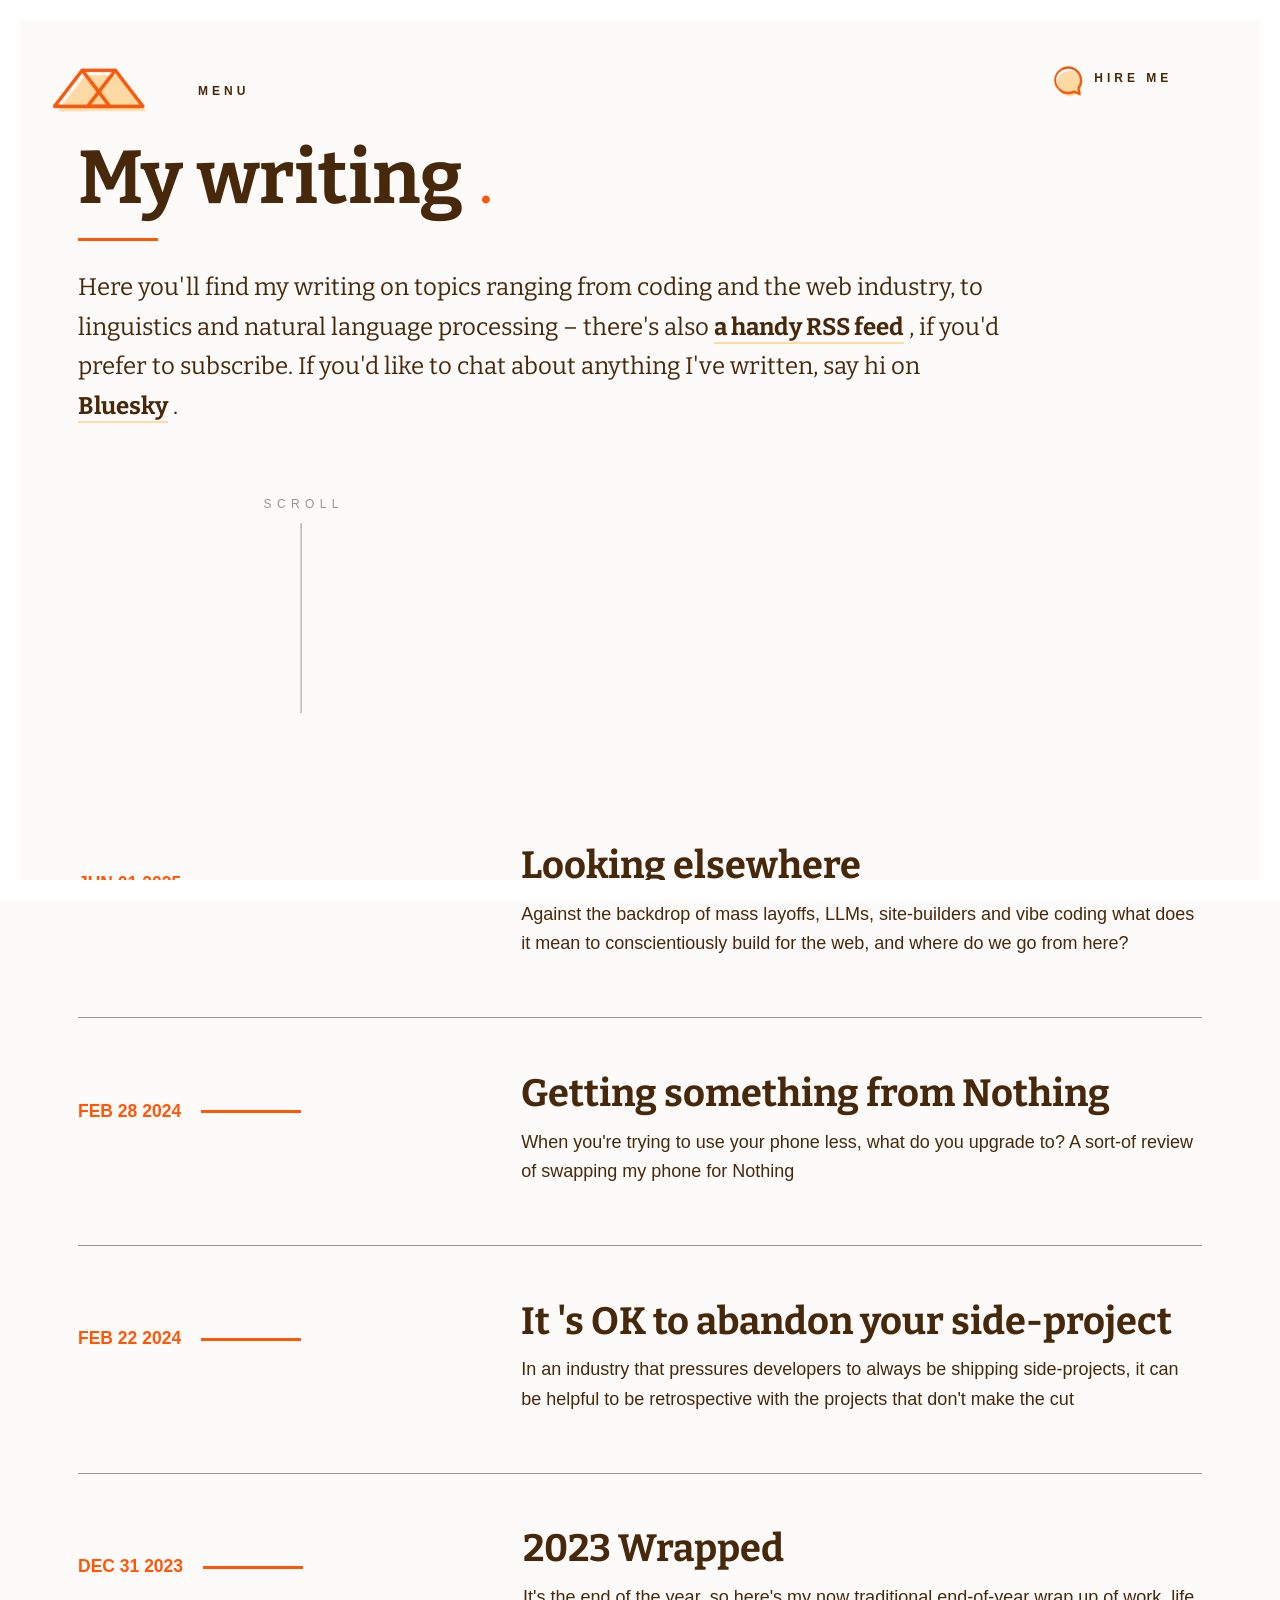
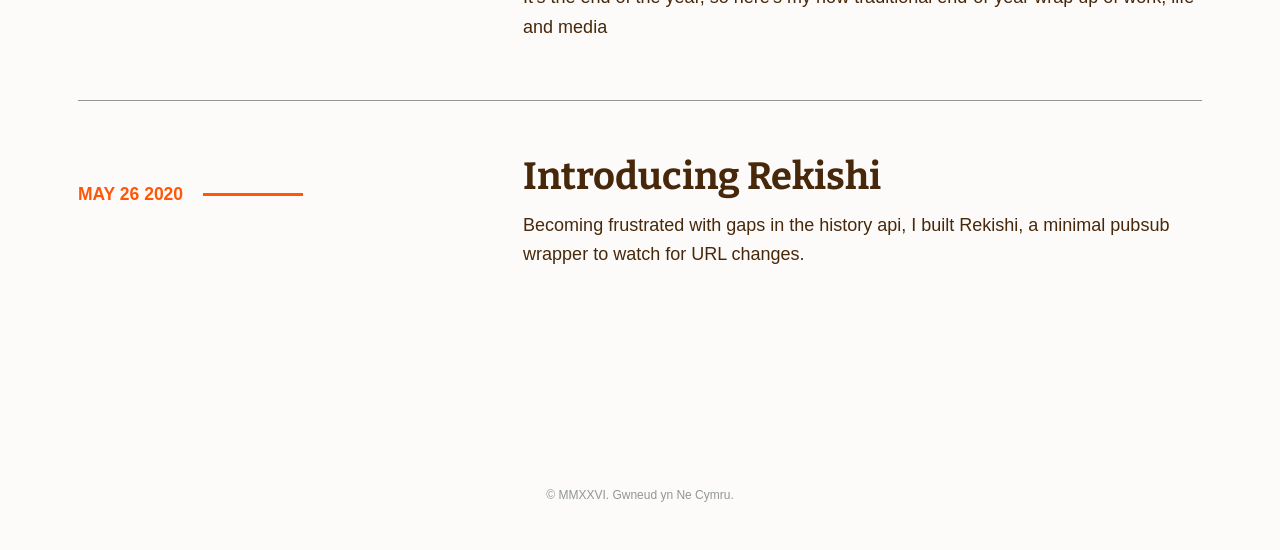
<file: writing.html>
<!DOCTYPE html>
<html lang="en">
<head>
    <meta charset="UTF-8">
    <meta name="viewport" content="width=device-width, initial-scale=1.0">
    <title>My writing - Sebastián Zuleta</title>
    <link rel="stylesheet" href="https://fonts.googleapis.com/css?family=Bitter:400,700&display=swap">
    <link rel="icon" type="image/x-icon" href="https://robbowen.digital/assets/img/favicon-32x32.png">
    <link rel="icon" type="image/png" sizes="16x16" href="/assets/img/favicon-16x16.png">
    <link rel="stylesheet" href="assets/css/styles.css">
    <link rel="stylesheet" href="assets/css/writing.css">
    <style id="theme">
        :root {
            --bg: #fdfbf9;
            --line: #ff5708;
            --fill: #ffdaa5;
            --text: #47280b;
            --subtext: #ff5708;
            --duo: #ffdaa5;
        }
    </style>
</head>
<body>
    <header class="header-content">
        <input type="checkbox" id="menu-toggle" hidden>
        <div class="container-header">
            <a href="index.html">
                <img src="assets/img/writing/logo.png" alt="Sebastián Logo">
            </a>
            <label for="menu-toggle" class="menu-btn">MENU</label>
            <div class="hire-me">
                <a href="mailto:zuletas092@gmail.com">
                    <img src="assets/img/writing/hireMe.png" alt="Hire Me">
                    <span>HIRE ME</span>
                </a>
            </div>
        </div>
        <nav class="nav-overlay">
            <div class="container-header">
                <a href="index.html">
                    <img src="assets/img/writing/logo.png" alt="Sebastián Logo">
                </a>
                <label for="menu-toggle" class="close-btn">CLOSE</label>
                <div class="hire-me">
                    <a href="mailto:zuletas092@gmail.com">
                        <img src="assets/img/writing/hireMe.png" alt="Hire Me">
                        <span>HIRE ME</span>
                    </a>
                </div>
            </div>
            <div class="social-links">
                <a class="ig" href="https://www.instagram.com/zuleta.239">Follow me on Instagram</a>
                <a class="git" href="https://github.com/Ez-Sebas">Visit my GitHub</a>
                <a class="email" href="mailto:zuletas092@gmail.com">Correo Electronico</a>
            </div>
            <ul>
                <li>
                    <a href="index.html">Home</a>
                    <span>Back to the home page.</span>
                </li>
                <li>
                    <a href="work.html">Work</a>
                    <span>My approach to development.</span>
                </li>
                <li>
                    <a href="about.html">About</a>
                    <span>A little about me and my background.</span>
                </li>
                <li>
                    <a href="writing.html">Writing</a>
                    <span>My latest writing on tech and language.</span>
                </li>
            </ul>
        </nav>
    </header>
    <main>
        <section class="hero-section">
            <div class="information">
                <h1>
                    <b>My writing</b>
                    <span class="dot">.</span>
                </h1>
                <p>
                    Here you'll find my writing on topics ranging from coding and the web industry, to linguistics and natural language processing – there's also <a class="jam" href="https://robbowen.digital/feed.xml">a handy RSS feed</a>
                    , if you'd prefer to subscribe. If you'd like to chat about anything I've written, say hi on <a class="jam" href="https://bsky.app/profile/robbowen.digital">Bluesky</a>
                    .
                </p>
                <span class="scroll">
                    <span>
                        <span>S</span>
                        <span>C</span>
                        <span>R</span>
                        <span>O</span>
                        <span>L</span>
                        <span>L</span>
                    </span>
                </span>
            </div>
        </section>
        <section class="pages">
            <article>
                <span>JUN 01 2025</span>
                <div>
                    <h3>
                        <a href="looking-elsewhere.html">
                            Looking elsewhere
                        </a>
                    </h3>
                    <p>
                        Against the backdrop of mass layoffs, LLMs, site-builders and vibe coding what does it mean to conscientiously build for the web, and where do we go from here?
                    </p>
                </div>
            </article>
            <article>
                <span>FEB 28 2024</span>
                <div>
                    <h3>
                        <a href="getting-something.html">
                            Getting something from Nothing
                        </a>
                    </h3>
                    <p>
                        When you're trying to use your phone less, what do you upgrade to? A sort-of review of swapping my phone for Nothing
                    </p>
                </div>
            </article>
            <article>
                <span>FEB 22 2024</span>
                <div>
                    <h3>
                        <a href="side-project.html">
                            It &#39;s OK to abandon your side-project
                        </a>
                    </h3>
                    <p>
                        In an industry that pressures developers to always be shipping side-projects, it can be helpful to be retrospective with the projects that don't make the cut
                    </p>
                </div>
            </article>
            <article>
                <span>DEC 31 2023</span>
                <div>
                    <h3>
                        <a href="wrapped.html">
                            2023 Wrapped
                        </a>
                    </h3>
                    <p>
                        It's the end of the year, so here's my now traditional end-of-year wrap up of work, life and media
                    </p>
                </div>
            </article>
            <article id="rekishi">
                <span>MAY 26 2020</span>
                <div>
                    <h3>
                        <a href="rekishi.html">
                            Introducing Rekishi
                        </a>
                    </h3>
                    <p>
                        Becoming frustrated with gaps in the history api, I built Rekishi, a minimal pubsub wrapper to watch for URL changes.
                    </p>
                </div>
            </article>
        </section>
    </main>
    <footer>
        © MMXXVI. Gwneud yn Ne Cymru.
    </footer>
</body>
</html>
</file>
<file: assets/css/styles.css>
html {
    font-size: 62.5%;
    -webkit-font-smoothing: antialiased;
}

html:after,html:before {
    content: "";
    will-change: top left;
    backface-visibility: hidden;
    position: fixed;
    top: 0;
    height: 100%;
    width: 20px;
    background: #fff;
    z-index: 3;
}

html:before {
    left: 0;
}

html:after {
    right: 0;
}

body {
    background: var(--bg);
    min-height: calc(100vh - 40px);
    position: relative;
    padding: 20px;
}

body::after,body::before {
    content: "";
    will-change: top left;
    backface-visibility: hidden;
    position: fixed;
    left: 0;
    width: 100%;
    height: 20px;
    background: #fff;
    z-index: 2;
}

body:before {
    top: 0;
}

body:after {
    bottom: 0;
}

body.lock-scroll,html.lock-scroll {
    overflow: hidden;
}

.header-content {
    position: fixed;
    z-index: 3;
}

.container-header {
    align-items: center;
    display: flex;
    flex-direction: row;
    justify-content: center;
    gap: 20px;
}

.hire-me > a > span {
    color: var(--text);
    font-family: -apple-system, BlinkMacSystemFont, "Segoe UI", Roboto, Helvetica, Arial, sans-serif, "Apple Color Emoji", "Segoe UI Emoji", "Segoe UI Symbol";
    font-size: 12px;
    font-weight: 700;
    padding-top: 27px;
    transition: all .12s cubic-bezier(.25,.46,.45,.94);
}
.hire-me > a > span:hover {
    letter-spacing: 6px;
    color: var(--text);
}

.hire-me > a {
    display: flex;
    flex-direction: row;
    letter-spacing: 4px;
    margin-left: 750px;
    text-decoration: none;
}

.nav-overlay {
    align-items: start;
    display: flex;
    background: var(--fill);
    flex-direction: column;
    height: calc(100vh - 40px);
    justify-content: flex-start;
    left: 20px;
    position: fixed;
    transition: top 0.4s ease;
    top: -100%;
    width: calc(100vw - 40px);
    z-index: 5;
}

#menu-toggle:checked ~ .nav-overlay {
    top: 20px;
    opacity: 1;
    pointer-events: all;
}

.menu-btn {
    color: var(--text);
    cursor: pointer;
    font-family: Arial;
    font-weight: 700;
    letter-spacing: 4px;
    font-size: 12px;
}
.menu-btn:hover {
    letter-spacing: 6px;
}

.close-btn {
    color: var(--text);
    cursor: pointer;
    font-family: Arial;
    font-weight: 700;
    letter-spacing: 4px;
    font-size: 12px;
}
.close-btn:hover {
    letter-spacing: 6px;
}


.social-links::before{
    display: block;
    content: "";
    background-color: var(--line);
    height: 3px;
    width: 90px;
}

.social-links {
    align-items: center;
    display: flex;
    flex-direction: row;
    gap: 40px;
    margin-left: 40px;
}

.social-links > a {
    display: block;
    width: 24px;
    height: 24px;
    background-size: contain;
    background-repeat: no-repeat;
    background-position: center;
    text-indent: -99px; /* esconde el texto fuera de pantalla */
    overflow: hidden;
}

.nav-overlay > ul {
    list-style: none;
    margin-top: 30px;
    padding-left: 35px;
}

.nav-overlay > ul > li {
    display: grid;
    grid-template-columns: 1fr 1fr;
    font-family: Bitter, serif;
    font-size: 40px;
    font-weight: 700;
    margin-bottom: 40px;
}

.nav-overlay > ul > li > a {
    color: var(--text);
    text-decoration: none;
}
.nav-overlay > ul > li > a:hover {
    color: var(--bg);
}

.nav-overlay > ul > li > span {
    color: var(--text);
    font-family: -apple-system, BlinkMacSystemFont, "Segoe UI", Roboto, Helvetica, Arial, sans-serif, "Apple Color Emoji", "Segoe UI Emoji", "Segoe UI Symbol";
    font-size: 16px;
    font-weight: 400;
    margin-top: 15px;
}

main {
    margin: 40px 50px;
}

.dot {
    color: var(--subtext);
}

.subtitle {
    color: var(--text);
    font-family: Bitter, serif;
    font-size: 38px;
    font-weight: 700;
    position: relative;
    margin-bottom: 10px;
}

.text-description {
    color: var(--text);
    font-family: -apple-system, BlinkMacSystemFont, "Segoe UI", Roboto, Helvetica, Arial, sans-serif, "Apple Color Emoji", "Segoe UI Emoji", "Segoe UI Symbol";
    font-size: 18px;
    line-height: 29.7px;
}

.btns {
    display: flex;
    justify-content: start;
    margin-left: 270px;
    margin-right: 270px;
}

.btn {
    margin: 30px 0;
    font-size: 18px;
    text-decoration: none;
    font-family: -apple-system,BlinkMacSystemFont,Segoe UI,Roboto,Helvetica,Arial,sans-serif,Apple Color Emoji,Segoe UI Emoji,Segoe UI Symbol;
    font-weight: 700;
    text-align: center;
}

.btn,.btn-label {
    display: inline-block;
    position: relative;
}

.btn-label {
    padding: 15px 45px;
    color: var(--line);
    border: 3px solid var(--line);
    border-radius: 8px;
    z-index: 2;
}

.btn-fill {
    transition: transform 1.5s ease-out,background .15s ease-out;
    display: inline-block;
    position: absolute;
    padding: 16px 0;
    top: 4px;
    left: 4px;
    right: 4px;
    bottom: 4px;
    color: var(--bg);
    text-align: center;
    z-index: 1;
    border-radius: 8px;
    opacity: .75;
}
.btn:hover .btn-fill {
    background-color: var(--fill,var(--bg));
}

.jam {
    border-bottom: 2px solid var(--fill,var(--subtext));
    color: var(--text);
    display: inline-block;
    font-weight: 700;
    line-height: 1.25;
    text-decoration: none;
}

footer {
    align-items: center;
    color: #919795;
    display: flex;
    font-size: 12px;
    font-family: -apple-system,BlinkMacSystemFont,Segoe UI,Roboto,Helvetica,Arial,sans-serif,Apple Color Emoji,Segoe UI Emoji,Segoe UI Symbol;
    flex-direction: row;
    gap: 20px;
    justify-content: center;
    margin-bottom: 20px;
    margin-top: 160px;
}

.ig {
    background-image: url([data-uri])
}

.git {
    background-image: url([data-uri])
}

.email {
    background-image: url([data-uri])
}

.me > div {
    display: flex;
    flex-direction: row;
    margin-top: 100px;
}

.me > div > img {
    border-radius: 100%;
    height: 300px;
    margin-right: 40px;
    width: 300px;
}

.me > div > div{
    display: flex;
    flex-direction: column;
}

@media (max-width: 768px) {
    body {
        padding: 10px;
    }

    main {
        margin: 40px 15px;
    }

    .hire-me > a {
        margin-left: 0;
    }

    .container-header {
        justify-content: space-between;
        padding: 0 5px;
    }

    .nav-overlay {
        left: 10px;
        width: calc(100vw - 20px);
        height: calc(100vh - 20px);
    }

    #menu-toggle:checked ~ .nav-overlay {
        top: 10px;
    }

    .nav-overlay > ul > li {
        font-size: 28px;
        grid-template-columns: 1fr;
        margin-bottom: 25px;
    }

    .nav-overlay > ul > li > span {
        font-size: 13px;
        margin-top: 5px;
    }

    .social-links {
        margin-left: 20px;
        gap: 25px;
    }

    .subtitle {
        font-size: 28px;
    }

    .btns {
        margin-left: 0;
        margin-right: 0;
        justify-content: center;
    }

    footer {
        flex-direction: column;
        align-items: center;
        gap: 10px;
        margin-top: 60px;
    }

    .me > div {
        flex-direction: column;
        align-items: center;
        margin-top: 40px;
    }

    .me > div > img {
        width: 100%;
        height: auto;
        margin-right: 0;
        margin-bottom: 20px;
    }
}
</file>
<file: assets/css/index.css>
.container-header > a > img {
    padding: 17px  10px;
    height: 90px;
    width: 160px;
}

.hire-me > a > img {
    padding: 17px  10px;
    padding-right: 0;
    height: 40px;
    width: 55px;
}

.hero-section {
    position: relative;
}

.hero-section > div {
    display: flex;
    flex-direction: row;
}

.information > h1 {
    color: var(--text);
    font-family: Bitter, serif;
    font-size: 80px;
    font-weight: 400;
    line-height: 80px;
    margin-bottom: 20px;
    margin-top: 70px;
}

.information > p {
    color: var(--text);
    font-family: Bitter, serif;
    font-size: 24px;
    font-weight: 400;
    line-height: 39.6px;
    margin-right: 100px;
}

.scroll {
    position: absolute;
    bottom: -130px;
    left: 223px;
    transform: translateX(-50%);
    font-size: 12px;
    color: #919795;
    font-family: -apple-system,BlinkMacSystemFont,Segoe UI,Roboto,Helvetica,Arial,sans-serif,Apple Color Emoji,Segoe UI Emoji,Segoe UI Symbol;
}

.scroll > span {
    animation: reveal 1s ease-out 1.5s backwards;
}

.scroll > span {
    animation-play-state: paused;
}

.scroll > span span {
    margin: 0 1px;
    display: inline-block;
    animation: scrollBob 8s ease-in-out infinite;
}

.scroll > span span {
    animation-play-state: running;
}

.scroll > span span:first-child {
    animation-delay: 3.0725s;
}

.scroll > span span:nth-child(2) {
    animation-delay: 3.145s;
}

.scroll > span span:nth-child(3) {
    animation-delay: 3.2175s;
}

.scroll > span span:nth-child(4) {
    animation-delay: 3.29s;
}

.scroll > span span:nth-child(5) {
    animation-delay: 3.3625s;
}

.scroll > span span:nth-child(6) {
    animation-delay: 3.435s;
}

.scroll > span span:nth-child(7) {
    animation-delay: 3.5075s;
}

.scroll > span span:nth-child(8) {
    animation-delay: 3.58s;
}

.scroll > span span:nth-child(9) {
    animation-delay: 3.6525s;
}

@keyframes scrollBob {
    0%,10% {
        transform: none;
        opacity: 1;
        color: #919795;
    }

    1%,8% {
        transform: translateY(-2px);
        color: var(--fill,var(--bg));
    }

    4% {
        transform: translateY(3px);
        opacity: 1;
        color: #919795;
    }
}

.scroll::after {
    content: "";
    display: block;
    width: 1px;
    height: 190px;
    background: #919795;
    margin: 12px auto 0;
}

.hero-section > div > img {
    bottom: 20px;
    position: relative;
    height: 520px;
    width: 420px;
    right: 126px;
}

.work-together{
    margin-top: 200px;
    margin-right: 560px;
}

.title > h2 {
    color: var(--text);
    font-family: Bitter, serif;
    font-size: 60px;
    font-weight: 700;
    position: relative;
    margin-bottom: 60px;
}

.title > h2:before {
    content: "";
    position: absolute;
    left: 0px;
    top: 170px;
    height: 3px;
    background: var(--subtext);
    width: 80px;
}

.description {
    color: var(--text);
    font-family: -apple-system, BlinkMacSystemFont, "Segoe UI", Roboto, Helvetica, Arial, sans-serif, "Apple Color Emoji", "Segoe UI Emoji", "Segoe UI Symbol";
    font-size: 18px;
    line-height: 29.7px;
    margin-bottom: 220px;
}

.open-source {
    margin-bottom: 90px;
}

.synthWave {
    margin-top: 70px;
    border-bottom: 1px solid #919795;
    padding-bottom: 20px;
}

.synthWave > div {
    display: flex;
    flex-direction: row;
}

.synthWave > div > img {
    position: relative;
    height: 240px;
    left: 40px;
    margin-right: 60px;
    top: 20px;
    width: 450px;
}

.tornis {
    margin-top: 20px;
    border-bottom: 1px solid #919795;
    padding-bottom: 20px;
}

.tornis > div {
    display: flex;
    flex-direction: row;
}

.tornis > div > img {
    position: relative;
    height: 240px;
    left: 26px;
    margin-right: 35px;
    top: 30px;
    width: 450px;
}

.rekishi {
    margin-top: 20px;
}

.rekishi > div {
    display: flex;
    flex-direction: row;
}

.rekishi > div > img {
    position: relative;
    height: 240px;
    left: 60px;
    margin-right: 90px;
    top: 30px;
    width: 450px;
}

@media (max-width: 768px) {
    .container-header > a > img {
        height: 80px;
        width: 110px;
        padding: 10px 5px;
    }

    .hire-me > a > img {
        height: 40px;
        margin-left: 90px;
        width: 50px;
    }

    .hero-section > div {
        flex-direction: column;
    }

    .hero-section > div > img {
        position: static;
        width: 100%;
        height: auto;
        right: 0;
    }

    .information > h1 {
        font-size: 44px;
        line-height: 50px;
        margin-top: 40px;
    }

    .information > p {
        font-size: 18px;
        margin-right: 0;
    }

    .scroll {
        display: none;
    }

    .work-together {
        margin-top: 60px;
        margin-right: 0;
    }

    .title > h2 {
        font-size: 36px;
        margin-bottom: 30px;
    }

    .title > h2:before {
        top: 60px;
    }

    .description {
        margin-bottom: 60px;
    }

    .synthWave > div,
    .tornis > div,
    .rekishi > div {
        flex-direction: column;
    }

    .synthWave > div > img,
    .tornis > div > img,
    .rekishi > div > img {
        position: static;
        width: 100%;
        height: auto;
        left: 0;
        right: 0;
        margin-right: 0;
    }
}
</file>
<file: assets/css/about.css>
.container-header > a > img {
    padding: 17px  10px;
    height: 100px;
    width: 140px;
}

.hire-me > a > img {
    padding: 17px  10px;
    padding-right: 0;
    height: 50px;
    position: relative;
    top: -5px;
    width: 55px;
}

.hero-section {
    display: flex;
    flex-direction: row;
    position: relative;
}

.information {
    margin-right: 100px;
}

.information > h1 {
    color: var(--text);
    font-family: Bitter, serif;
    font-size: 75px;
    font-weight: 400;
    line-height: 80px;
    margin-bottom: 20px;
    margin-top: 70px;
}

.information > h1:before {
    content: "";
    position: absolute;
    left: 0px;
    top: 170px;
    height: 3px;
    background: var(--subtext);
    width: 80px;
}

.information > p {
    color: var(--text);
    font-family: Bitter, serif;
    font-size: 24px;
    font-weight: 400;
    line-height: 39.6px;
    margin-right: 100px;
    margin-top: 50px;
}

.scroll {
    position: absolute;
    bottom: -263px;
    left: 223px;
    transform: translateX(-50%);
    font-size: 12px;
    color: #919795;
    font-family: -apple-system,BlinkMacSystemFont,Segoe UI,Roboto,Helvetica,Arial,sans-serif,Apple Color Emoji,Segoe UI Emoji,Segoe UI Symbol;
}

.scroll > span {
    animation: reveal 1s ease-out 1.5s backwards;
}

.scroll > span {
    animation-play-state: paused;
}

.scroll > span span {
    margin: 0 1px;
    display: inline-block;
    animation: scrollBob 8s ease-in-out infinite;
}

.scroll > span span {
    animation-play-state: running;
}

.scroll > span span:first-child {
    animation-delay: 3.0725s;
}

.scroll > span span:nth-child(2) {
    animation-delay: 3.145s;
}

.scroll > span span:nth-child(3) {
    animation-delay: 3.2175s;
}

.scroll > span span:nth-child(4) {
    animation-delay: 3.29s;
}

.scroll > span span:nth-child(5) {
    animation-delay: 3.3625s;
}

.scroll > span span:nth-child(6) {
    animation-delay: 3.435s;
}

.scroll > span span:nth-child(7) {
    animation-delay: 3.5075s;
}

.scroll > span span:nth-child(8) {
    animation-delay: 3.58s;
}

.scroll > span span:nth-child(9) {
    animation-delay: 3.6525s;
}

@keyframes scrollBob {
    0%,10% {
        transform: none;
        opacity: 1;
        color: #919795;
    }

    1%,8% {
        transform: translateY(-2px);
        color: var(--fill,var(--bg));
    }

    4% {
        transform: translateY(3px);
        opacity: 1;
        color: #919795;
    }
}

.scroll::after {
    content: "";
    display: block;
    width: 1px;
    height: 190px;
    background: #919795;
    margin: 12px auto 0;
}

.about-me {
    margin-top: 340px;
    padding-bottom: 20px;
}

.about-me > div {
    display: flex;
    flex-direction: row;
}

.about-me > div > div {
    margin-right: 40px;
}

.about-me > div > img {
    position: relative;
    height: 400px;
    right: -50px;
    margin-right: 60px;
    top: 85px;
    width: 520px;
}

.serial-language {
    margin-top: 290px;
    padding-bottom: 20px;
}

.serial-language > div {
    display: flex;
    flex-direction: row;
}

.serial-language > div > div {
    margin-right: 40px;
}

.serial-language > div > img {
    position: relative;
    height: 400px;
    left: -5px;
    margin-right: 60px;
    top: 10px;
    width: 550px;
}

.photography {
    margin-top: 290px;
    padding-bottom: 20px;
}

.photography > div {
    display: flex;
    flex-direction: column;
    margin-right: 560px;
}

.photos-grid {
    margin: 100px 0 50px;
}

.photos-grid > div {
    column-gap: 50px;
    display: grid;
    grid-template-columns: 530px 530px;
}

.photos-grid > div > div {
    display: flex;
    flex-direction: column;
    row-gap: 40px;
}

.photos-grid > div > div > img {
    width: 530;
}

.milda {
    height: 423px;
}

.lakebled {
    height: 284px;
}

.asakusa {
    height: 718px;
}

.gifu {
    height: 304px;
}

.lisbon {
    height: 525px;
}

.poster {
    margin-top: 125px;
    height: 721px;
}

.walessunset {
    height: 290px;
}

.ljubljana {
    height: 719px;
}

.btns {
    width: 1110px;
    margin: 40px auto;
    display: flex;
    justify-content: center;
}

.btn {
    margin: 40px auto;
    font-size: 18px;
    text-decoration: none;
    font-family: -apple-system,BlinkMacSystemFont,Segoe UI,Roboto,Helvetica,Arial,sans-serif,Apple Color Emoji,Segoe UI Emoji,Segoe UI Symbol;
    font-weight: 700;
    text-align: center;
}

@media (max-width: 768px) {
    .container-header > a > img {
        height: 85px;
        width: 100px;
        padding: 10px 5px;
    }

    .hire-me {
        margin-top: 18px;
    }

    .hire-me > a > img {
        height: 55px;
        margin-left: 90px;
        width: 60px;
    }

    .hero-section {
        flex-direction: column;
    }

    .information {
        margin-right: 0;
        margin-top: 13px;
    }

    .information > h1 {
        font-size: 44px;
        line-height: 50px;
        margin-top: 40px;
    }

    .information > h1:before {
        top: 113px;
    }

    .information > p {
        font-size: 18px;
        margin-right: 0;
        margin-top: 20px;
    }

    .scroll {
        display: none;
    }

    .about-me {
        margin-top: 60px;
    }

    .about-me > div,
    .serial-language > div {
        flex-direction: column;
    }

    .about-me > div > img,
    .serial-language > div > img {
        position: static;
        width: 100%;
        height: auto;
        right: 0;
        left: 0;
        margin-right: 0;
        top: 0;
    }

    .about-me > div > div,
    .serial-language > div > div {
        margin-right: 0;
    }

    .serial-language {
        margin-top: 60px;
    }

    .photography > div {
        margin-right: 0;
    }

    .photos-grid > div {
        grid-template-columns: 1fr;
    }

    .photos-grid > div > div > img {
        width: 100%;
        height: auto;
    }

    .milda, .lakebled, .asakusa, .gifu,
    .lisbon, .poster, .walessunset, .ljubljana {
        height: auto;
    }

    .btns {
        width: 100%;
        margin: 20px 0;
    }
}
</file>
<file: assets/css/getting-something.css>
.container-header > a > img {
    padding: 17px  10px;
    height: 100px;
    width: 140px;
}

.hire-me > a > img {
    padding: 17px  10px;
    padding-right: 0;
    height: 50px;
    position: relative;
    top: -7px;
    width: 60px;
}

.article-ppal {
    display: flex;
    flex-direction: column;
    position: relative;
    width: 750px;
    margin: 0 auto;
}

.information {
    display: flex;
    flex-direction: column;
}

.information > span {
    color: var(--subtext);
    font-family: -apple-system,BlinkMacSystemFont,Segoe UI,Roboto,Helvetica,Arial,sans-serif,Apple Color Emoji,Segoe UI Emoji,Segoe UI Symbol;
    font-size: 17.5px;
    font-weight: 600;
    letter-spacing: 2px;
    line-height: 21.875px;
    margin-top: 200px;
}

.information > h1 {
    color: var(--text);
    font-family: Bitter, serif;
    font-size: 60px;
    font-weight: 400;
    line-height: 80px;
    margin-bottom: 40px;
    margin-top: 0;
}

.information > h1:before {
    background: var(--subtext);
    content: "";
    height: 3px;
    left: 0px;
    position: absolute;
    top: 400px;
    width: 80px;
}

.information > p {
    color: var(--text);
    font-family: Bitter, serif;
    font-size: 18px;
    font-weight: 400;
    line-height: 29.7px;
    margin-right: 20px;
}

section {
    margin-top: 40px;
}

section > img {
    position: relative;
    height: 700px;
    left: -90px;
    right: -50px;
    margin-bottom: 40px;
    margin-top: 40px;
    width: 940px;
}

.phone3 {
    position: relative;
    height: 690px;
    left: 0;
    right: 0;
    margin-bottom: 40px;
    margin-top: 40px;
    width: 742px;
}

.final-thoughts {
    border-bottom: 1px solid #919795;
    padding-bottom: 90px;
    margin-top: 0;
}

@media (max-width: 768px) {
    .container-header > a > img {
        height: 90px;
        width: 100px;
        padding: 10px 5px;
    }

    .hire-me {
        margin-top: 12px;
    }

    .hire-me > a > img {
        height: 50px;
        margin-left: 90px;
        width: 60px;
    }

    .article-ppal {
        width: 100%;
        padding: 0 5px;
    }

    .information > span {
        margin-top: 80px;
        font-size: 15px;
    }

    .information > h1 {
        font-size: 36px;
        line-height: 44px;
        margin-bottom: 20px;
    }

    .information > h1:before {
        top: 200px;
    }

    .information > p {
        font-size: 16px;
        margin-right: 0;
    }

    section > img {
        position: static;
        width: 100%;
        height: auto;
        left: 0;
        right: 0;
    }

    .phone3 {
        position: static;
        width: 100%;
        height: auto;
    }

    .lietvards-code,
    .lietvards {
        width: 100%;
        height: auto;
    }

    .dziesmusvetki {
        width: 100%;
        height: auto;
    }

    blockquote {
        font-size: 18px;
        line-height: 28px;
        padding-left: 10px;
        margin-right: 0;
    }

    blockquote:before {
        font-size: 70px;
        left: -25px;
        top: 10px;
    }
}
</file>
<file: assets/css/looking-elsewhere.css>
.container-header > a > img {
    padding: 17px  10px;
    height: 100px;
    width: 140px;
}

.hire-me > a > img {
    padding: 17px  10px;
    padding-right: 0;
    height: 50px;
    position: relative;
    top: -5px;
    width: 55px;
}

.article-ppal {
    display: flex;
    flex-direction: column;
    position: relative;
    width: 750px;
    margin: 0 auto;
}

.information {
    display: flex;
    flex-direction: column;
}

.information > span {
    color: var(--subtext);
    font-family: -apple-system,BlinkMacSystemFont,Segoe UI,Roboto,Helvetica,Arial,sans-serif,Apple Color Emoji,Segoe UI Emoji,Segoe UI Symbol;
    font-size: 17.5px;
    font-weight: 600;
    letter-spacing: 2px;
    line-height: 21.875px;
    margin-top: 200px;
}

.information > h1 {
    color: var(--text);
    font-family: Bitter, serif;
    font-size: 60px;
    font-weight: 400;
    line-height: 80px;
    margin-bottom: 40px;
    margin-top: 0;
}

.information > h1:before {
    background: var(--subtext);
    content: "";
    height: 3px;
    left: 0px;
    position: absolute;
    top: 320px;
    width: 80px;
}

.information > p {
    color: var(--text);
    font-family: Bitter, serif;
    font-size: 18px;
    font-weight: 400;
    line-height: 29.7px;
    margin-right: 20px;
}

section {
    margin-top: 40px;
}

.code {
    color: var(--subtext);
}

blockquote {
    color: var(--text);
    font-family: Bitter, serif;
    font-size: 24px;
    font-weight: 700;
    line-height: 39.6px;
    margin-bottom: 60px;
    margin-right: 20px;
    margin-top: 60px;
    padding-left: 15px;
    position: relative;
}

blockquote:before {
    color: var(--subtext);
    content: "“";
    font-family: -apple-system,BlinkMacSystemFont,Segoe UI,Roboto,Helvetica,Arial,sans-serif,Apple Color Emoji,Segoe UI Emoji,Segoe UI Symbol;
    font-size: 100px;
    font-weight: 700;
    left: -45px;
    position: absolute;
    top: 22px;
}

ul {
    padding-left: 20px;
    margin: 40px 0 40px 0;
}

ul li::marker {
    color: var(--subtext);
}

li {
    color: var(--text);
    font-family: -apple-system,BlinkMacSystemFont,Segoe UI,Roboto,Helvetica,Arial,sans-serif,Apple Color Emoji,Segoe UI Emoji,Segoe UI Symbol;
    font-size: 18px;
    font-weight: 400;
    line-height: 29.7px;
    margin-top: 19px;
}

.hype-hope {
    border-bottom: 1px solid #919795;
    padding-bottom: 70px;
    margin-top: 0;
}

.hype-word {
    text-decoration: line-through;
}

@media (max-width: 768px) {
    .container-header > a > img {
        height: 90px;
        width: 100px;
        padding: 10px 5px;
    }

    .hire-me {
        margin-top: 12px;
    }

    .hire-me > a > img {
        height: 50px;
        margin-left: 90px;
        width: 50px;
    }

    .article-ppal {
        width: 100%;
        padding: 0 5px;
    }

    .information > span {
        margin-top: 80px;
        font-size: 15px;
    }

    .information > h1 {
        font-size: 36px;
        line-height: 44px;
        margin-bottom: 20px;
    }

    .information > h1:before {
        top: 160px; 
    }

    .information > p {
        font-size: 16px;
        margin-right: 0;
    }

    section > img {
        position: static;
        width: 100%;
        height: auto;
        left: 0;
        right: 0;
    }

    .phone3 {
        position: static;
        width: 100%;
        height: auto;
    }

    .lietvards-code,
    .lietvards {
        width: 100%;
        height: auto;
    }

    .dziesmusvetki {
        width: 100%;
        height: auto;
    }

    blockquote {
        font-size: 18px;
        line-height: 28px;
        padding-left: 10px;
        margin-right: 0;
    }

    blockquote:before {
        font-size: 70px;
        left: -25px;
        top: 10px;
    }
}
</file>
<file: assets/css/rekishi.css>
.container-header > a > img {
    padding: 17px  10px;
    height: 100px;
    width: 140px;
}

.hire-me > a > img {
    padding: 17px  10px;
    padding-right: 0;
    height: 50px;
    position: relative;
    top: -5px;
    width: 55px;
}

.article-ppal {
    display: flex;
    flex-direction: column;
    position: relative;
    width: 750px;
    margin: 0 auto;
}

.information {
    display: flex;
    flex-direction: column;
}

.information > span {
    color: var(--subtext);
    font-family: -apple-system,BlinkMacSystemFont,Segoe UI,Roboto,Helvetica,Arial,sans-serif,Apple Color Emoji,Segoe UI Emoji,Segoe UI Symbol;
    font-size: 17.5px;
    font-weight: 600;
    letter-spacing: 2px;
    line-height: 21.875px;
    margin-top: 200px;
}

.information > h1 {
    color: var(--text);
    font-family: Bitter, serif;
    font-size: 60px;
    font-weight: 400;
    line-height: 80px;
    margin-bottom: 40px;
    margin-top: 0;
}

.information > h1:before {
    background: var(--subtext);
    content: "";
    height: 3px;
    left: 0px;
    position: absolute;
    top: 320px;
    width: 80px;
}

.information > img {
    height: 258px;
    margin-bottom: 50px;
    position: relative;
    right: 100px;
    width: 959px;
}

.information > p {
    color: var(--text);
    font-family: Bitter, serif;
    font-size: 18px;
    font-weight: 400;
    line-height: 29.7px;
    margin-right: 20px;
}

section {
    margin-top: 40px;
}

pre {
    border-left: 3px solid var(--line);
    font-family: Consolas, Monaco, "Andale Mono", "Ubuntu Mono", monospace;
    font-size: 15.2px;
    font-weight: 700;
    overflow-x: auto;
    padding: 0;
    white-space: normal;
}

code {
    display: block;
}

.line {
    background-color: #ffffff;
    display: block;
    padding: 4px 16px;
    white-space: pre;
}

.hl {
    background-color: #f4f8ff;
}

.red {
    color: #C92C2C;
}

.blue { 
    color: #1990B8; 
}

.green { 
    color: #2F9C0A; 
}

.grey { 
    color: #7D8B99; 
}

.wrapping-up {
    border-bottom: 1px solid #919795;
    padding-bottom: 80px;
    margin-top: 0;
}

@media (max-width: 768px) {
    .container-header > a > img {
        height: 90px;
        width: 100px;
        padding: 10px 5px;
    }

    .hire-me {
        margin-top: 19px;
    }

    .hire-me > a > img {
        height: 60px;
        margin-left: 90px;
        top: -10px;
        width: 60px;
    }

    .article-ppal {
        width: 100%;
        padding: 0 5px;
    }

    .information > span {
        margin-top: 80px;
        font-size: 15px;
    }

    .information > h1 {
        font-size: 36px;
        line-height: 44px;
        margin-bottom: 40px;
    }

    .information > h1:before {
        top: 160px;
    }

    .information > img {
        position: static;
        width: 100%;
        height: auto;
        right: 0;
        margin-bottom: 30px;
    }

    .information > p {
        font-size: 16px;
        margin-right: 0;
    }

    pre {
        font-size: 12px;
    }

    .line {
        padding: 4px 10px;
    }
}
</file>
<file: assets/css/side-project.css>
.container-header > a > img {
    padding: 17px  10px;
    height: 100px;
    width: 140px;
}

.hire-me > a > img {
    padding: 17px  10px;
    padding-right: 0;
    height: 50px;
    position: relative;
    top: -7px;
    width: 60px;
}

.article-ppal {
    display: flex;
    flex-direction: column;
    position: relative;
    width: 750px;
    margin: 0 auto;
}

.information {
    display: flex;
    flex-direction: column;
}

.information > span {
    color: var(--subtext);
    font-family: -apple-system,BlinkMacSystemFont,Segoe UI,Roboto,Helvetica,Arial,sans-serif,Apple Color Emoji,Segoe UI Emoji,Segoe UI Symbol;
    font-size: 17.5px;
    font-weight: 600;
    letter-spacing: 2px;
    line-height: 21.875px;
    margin-top: 200px;
}

.information > h1 {
    color: var(--text);
    font-family: Bitter, serif;
    font-size: 60px;
    font-weight: 400;
    line-height: 80px;
    margin-bottom: 40px;
    margin-top: 0;
}

.information > h1:before {
    background: var(--subtext);
    content: "";
    height: 3px;
    left: 0px;
    position: absolute;
    top: 400px;
    width: 80px;
}

.information > p {
    color: var(--text);
    font-family: Bitter, serif;
    font-size: 18px;
    font-weight: 400;
    line-height: 29.7px;
    margin-right: 20px;
}

section {
    margin-top: 40px;
}

abbr {
    display: inline-block;
    line-height: 1.25;
    border-bottom: 3px dashed var(--fill,var(--subtext));
    cursor: help;
    text-decoration: none;
}

.lietvards-code {
    height: 420px;
    margin-bottom: 40px;
    margin-top: 40px;
    width: 740px;
}

.lietvards {
    height: 523px;
    margin-bottom: 40px;
    margin-top: 40px;
    width: 740px;
}
</file>
<file: assets/css/work.css>
.container-header > a > img {
    padding: 17px  10px;
    height: 80px;
    width: 140px;
}

.hire-me > a > img {
    padding: 17px  10px;
    padding-right: 0;
    height: 45px;
    position: relative;
    top: -7px;
    width: 55px;
}

.hero-section {
    display: flex;
    flex-direction: row;
    position: relative;
}

.information {
    margin-right: 100px;
}

.information > h1 {
    color: var(--text);
    font-family: Bitter, serif;
    font-size: 75px;
    font-weight: 400;
    line-height: 80px;
    margin-bottom: 20px;
    margin-top: 70px;
}

.information > h1:before {
    content: "";
    position: absolute;
    left: 0px;
    top: 170px;
    height: 3px;
    background: var(--subtext);
    width: 80px;
}

.information > p {
    color: var(--text);
    font-family: Bitter, serif;
    font-size: 24px;
    font-weight: 400;
    line-height: 39.6px;
    margin-right: 100px;
    margin-top: 50px;
}

.information > p > abbr {
    display: inline-block;
    line-height: 1.25;
    border-bottom: 3px dashed var(--fill,var(--subtext));
    cursor: help;
    text-decoration: none;
}

.scroll {
    position: absolute;
    bottom: -263px;
    left: 223px;
    transform: translateX(-50%);
    font-size: 12px;
    color: #919795;
    font-family: -apple-system,BlinkMacSystemFont,Segoe UI,Roboto,Helvetica,Arial,sans-serif,Apple Color Emoji,Segoe UI Emoji,Segoe UI Symbol;
}

.scroll > span {
    animation: reveal 1s ease-out 1.5s backwards;
}

.scroll > span {
    animation-play-state: paused;
}

.scroll > span span {
    margin: 0 1px;
    display: inline-block;
    animation: scrollBob 8s ease-in-out infinite;
}

.scroll > span span {
    animation-play-state: running;
}

.scroll > span span:first-child {
    animation-delay: 3.0725s;
}

.scroll > span span:nth-child(2) {
    animation-delay: 3.145s;
}

.scroll > span span:nth-child(3) {
    animation-delay: 3.2175s;
}

.scroll > span span:nth-child(4) {
    animation-delay: 3.29s;
}

.scroll > span span:nth-child(5) {
    animation-delay: 3.3625s;
}

.scroll > span span:nth-child(6) {
    animation-delay: 3.435s;
}

.scroll > span span:nth-child(7) {
    animation-delay: 3.5075s;
}

.scroll > span span:nth-child(8) {
    animation-delay: 3.58s;
}

.scroll > span span:nth-child(9) {
    animation-delay: 3.6525s;
}

@keyframes scrollBob {
    0%,10% {
        transform: none;
        opacity: 1;
        color: #919795;
    }

    1%,8% {
        transform: translateY(-2px);
        color: var(--fill,var(--bg));
    }

    4% {
        transform: translateY(3px);
        opacity: 1;
        color: #919795;
    }
}

.scroll::after {
    content: "";
    display: block;
    width: 1px;
    height: 190px;
    background: #919795;
    margin: 12px auto 0;
}

.considered-development {
    margin-top: 340px;
    padding-bottom: 20px;
}

.considered-development > div {
    display: flex;
    flex-direction: row;
}

.considered-development > div > div {
    margin-right: -20px;
}

.considered-development > div > img {
    position: relative;
    height: 370px;
    right: -50px;
    margin-right: 60px;
    top: 10px;
    width: 520px;
}

.code-choreography {
    margin-top: 290px;
    padding-bottom: 20px;
}

.code-choreography > div {
    display: flex;
    flex-direction: row;
}

.code-choreography > div > img {
    position: relative;
    height: 370px;
    left: 10px;
    margin-right: 60px;
    top: 10px;
    width: 520px;
}

.server-side {
    margin-top: 290px;
    padding-bottom: 20px;
}

.server-side > div {
    display: flex;
    flex-direction: row;
}

.server-side > div > img {
    position: relative;
    height: 400px;
    right: -50px;
    margin-right: 60px;
    top: -10px;
    width: 540px;
}

.lets-build {
    margin-top: 290px;
    padding-bottom: 20px;
}

.container-build {
    align-items: center;
    display: flex;
    flex-direction: column;
    justify-content: center;
}

.lets-build > div > h2 {
    font-size: 60px;
    line-height: 67.5px;
}

.lets-build > div > p {
    margin-left: 270px;
    margin-right: 270px;
}

@media (max-width: 768px) {
    .container-header > a > img {
        height: 70px;
        width: 100px;
        padding: 10px 5px;
    }

    .hire-me {
        margin-top: 14px;
    }

    .hire-me > a > img {
        height: 50px;
        margin-left: 90px;
        width: 50px;
    }

    .hero-section {
        flex-direction: column;
    }

    .information {
        margin-right: 0;
        margin-top: 10px;
    }

    .information > h1 {
        font-size: 44px;
        line-height: 50px;
        margin-top: 40px;
    }

    .information > h1:before {
        top: 110px;
    }

    .information > p {
        font-size: 18px;
        margin-right: 0;
        margin-top: 20px;
    }

    .scroll {
        display: none;
    }

    .considered-development,
    .code-choreography,
    .server-side,
    .lets-build {
        margin-top: 60px;
    }

    .considered-development > div,
    .code-choreography > div,
    .server-side > div {
        flex-direction: column;
    }

    .considered-development > div > img,
    .code-choreography > div > img,
    .server-side > div > img {
        position: static;
        width: 100%;
        height: auto;
        left: 0;
        right: 0;
        margin-right: 0;
        top: 0;
    }

    .considered-development > div > div {
        margin-right: 0;
    }

    .lets-build > div > h2 {
        font-size: 36px;
        line-height: 44px;
    }

    .lets-build > div > p {
        margin-left: 0;
        margin-right: 0;
    }
}
</file>
<file: assets/css/wrapped.css>
.container-header > a > img {
    padding: 17px  10px;
    height: 90px;
    width: 130px;
}

.hire-me > a > img {
    padding: 17px  10px;
    padding-right: 0;
    height: 60px;
    position: relative;
    top: -9px;
    width: 65px;
}

.article-ppal {
    display: flex;
    flex-direction: column;
    position: relative;
    width: 750px;
    margin: 0 auto;
}

.information {
    display: flex;
    flex-direction: column;
}

.information > span {
    color: var(--subtext);
    font-family: -apple-system,BlinkMacSystemFont,Segoe UI,Roboto,Helvetica,Arial,sans-serif,Apple Color Emoji,Segoe UI Emoji,Segoe UI Symbol;
    font-size: 17.5px;
    font-weight: 600;
    letter-spacing: 2px;
    line-height: 21.875px;
    margin-top: 200px;
}

.information > h1 {
    color: var(--text);
    font-family: Bitter, serif;
    font-size: 60px;
    font-weight: 400;
    line-height: 80px;
    margin-bottom: 40px;
    margin-top: 0;
}

.information > h1:before {
    background: var(--subtext);
    content: "";
    height: 3px;
    left: 0px;
    position: absolute;
    top: 320px;
    width: 80px;
}

.information > p {
    color: var(--text);
    font-family: Bitter, serif;
    font-size: 18px;
    font-weight: 400;
    line-height: 29.7px;
    margin-right: 20px;
}

section {
    margin-top: 40px;
}

abbr {
    display: inline-block;
    line-height: 1.25;
    border-bottom: 3px dashed var(--fill,var(--subtext));
    cursor: help;
    text-decoration: none;
}

ul {
    padding-left: 20px;
    margin: 40px 0 40px 0;
}

ul li::marker {
    color: var(--subtext);
}

li {
    color: var(--text);
    font-family: -apple-system,BlinkMacSystemFont,Segoe UI,Roboto,Helvetica,Arial,sans-serif,Apple Color Emoji,Segoe UI Emoji,Segoe UI Symbol;
    font-size: 18px;
    font-weight: 400;
    line-height: 29.7px;
    margin-top: 19px;
}

.dziesmusvetki {
    height: 342px;
    margin-bottom: 30px;
    margin-top: 30px;
    width: 739px;
}

blockquote {
    color: var(--text);
    font-family: Bitter, serif;
    font-size: 24px;
    font-weight: 700;
    line-height: 39.6px;
    margin-bottom: 60px;
    margin-right: 20px;
    margin-top: 60px;
    padding-left: 15px;
    position: relative;
}

blockquote:before {
    color: var(--subtext);
    content: "“";
    font-family: -apple-system,BlinkMacSystemFont,Segoe UI,Roboto,Helvetica,Arial,sans-serif,Apple Color Emoji,Segoe UI Emoji,Segoe UI Symbol;
    font-size: 100px;
    font-weight: 700;
    left: -45px;
    position: absolute;
    top: 22px;
}

.wrapping {
    border-bottom: 1px solid #919795;
    padding-bottom: 90px;
    margin-top: 0;
}

@media (max-width: 768px) {
    .container-header > a > img {
        height: 90px;
        width: 100px;
        padding: 10px 5px;
    }

    .hire-me {
        margin-top: 12px;
    }

    .hire-me > a > img {
        height: 55px;
        margin-left: 90px;
        width: 60px;
    }

    .article-ppal {
        width: 100%;
        padding: 0 5px;
    }

    .information > span {
        margin-top: 80px;
        font-size: 15px;
    }

    .information > h1 {
        font-size: 36px;
        line-height: 44px;
        margin-bottom: 20px;
    }

    .information > h1:before {
        top: 160px;
    }

    .information > p {
        font-size: 16px;
        margin-right: 0;
    }

    section > img {
        position: static;
        width: 100%;
        height: auto;
        left: 0;
        right: 0;
    }

    .phone3 {
        position: static;
        width: 100%;
        height: auto;
    }

    .lietvards-code,
    .lietvards {
        width: 100%;
        height: auto;
    }

    .dziesmusvetki {
        width: 100%;
        height: auto;
    }

    blockquote {
        font-size: 18px;
        line-height: 28px;
        padding-left: 10px;
        margin-right: 0;
    }

    blockquote:before {
        font-size: 70px;
        left: -25px;
        top: 10px;
    }
}
</file>
<file: assets/css/writing.css>
.container-header > a > img {
    padding: 17px  10px;
    height: 90px;
    width: 130px;
}

.hire-me > a > img {
    padding: 17px  10px;
    padding-right: 0;
    height: 60px;
    position: relative;
    top: -7px;
    width: 65px;
}

.hero-section {
    display: flex;
    flex-direction: row;
    position: relative;
}

.information {
    margin-right: 100px;
}

.information > h1 {
    color: var(--text);
    font-family: Bitter, serif;
    font-size: 75px;
    font-weight: 400;
    line-height: 80px;
    margin-bottom: 20px;
    margin-top: 70px;
}

.information > h1:before {
    content: "";
    position: absolute;
    left: 0px;
    top: 170px;
    height: 3px;
    background: var(--subtext);
    width: 80px;
}

.information > p {
    color: var(--text);
    font-family: Bitter, serif;
    font-size: 24px;
    font-weight: 400;
    line-height: 39.6px;
    margin-right: 100px;
    margin-top: 50px;
}

.scroll {
    position: absolute;
    bottom: -263px;
    left: 223px;
    transform: translateX(-50%);
    font-size: 12px;
    color: #919795;
    font-family: -apple-system,BlinkMacSystemFont,Segoe UI,Roboto,Helvetica,Arial,sans-serif,Apple Color Emoji,Segoe UI Emoji,Segoe UI Symbol;
}

.scroll > span {
    animation: reveal 1s ease-out 1.5s backwards;
}

.scroll > span {
    animation-play-state: paused;
}

.scroll > span span {
    margin: 0 1px;
    display: inline-block;
    animation: scrollBob 8s ease-in-out infinite;
}

.scroll > span span {
    animation-play-state: running;
}

.scroll > span span:first-child {
    animation-delay: 3.0725s;
}

.scroll > span span:nth-child(2) {
    animation-delay: 3.145s;
}

.scroll > span span:nth-child(3) {
    animation-delay: 3.2175s;
}

.scroll > span span:nth-child(4) {
    animation-delay: 3.29s;
}

.scroll > span span:nth-child(5) {
    animation-delay: 3.3625s;
}

.scroll > span span:nth-child(6) {
    animation-delay: 3.435s;
}

.scroll > span span:nth-child(7) {
    animation-delay: 3.5075s;
}

.scroll > span span:nth-child(8) {
    animation-delay: 3.58s;
}

.scroll > span span:nth-child(9) {
    animation-delay: 3.6525s;
}

@keyframes scrollBob {
    0%,10% {
        transform: none;
        opacity: 1;
        color: #919795;
    }

    1%,8% {
        transform: translateY(-2px);
        color: var(--fill,var(--bg));
    }

    4% {
        transform: translateY(3px);
        opacity: 1;
        color: #919795;
    }
}

.scroll::after {
    content: "";
    display: block;
    width: 1px;
    height: 190px;
    background: #919795;
    margin: 12px auto 0;
}

.pages {
    margin-top: 340px;
}

.pages > article {
    align-items: center;
    border-bottom: 1px solid #919795;
    display: flex;
    flex-direction: row;
    gap: 220px;
    justify-content: center;
    padding-bottom: 40px;
}

.pages > article > span {
    align-items: center;
    color: var(--line);
    display: flex;
    font-family: -apple-system, BlinkMacSystemFont, "Segoe UI", Roboto, Helvetica, Arial, sans-serif, "Apple Color Emoji", "Segoe UI Emoji", "Segoe UI Symbol";
    font-size: 17.5px;
    gap: 20px;
    line-height: 21.875px;
    font-weight: 600;
    white-space: nowrap;
}

.pages > article > span::after {
    content: '';
    display: block;
    height: 3px;
    width: 100px;
    background-color: var(--line);
}

.pages > article > div {
    display: flex;
    flex-direction: column;
    padding-top: 40px;
}

.pages > article > div > h3 > a {
    color: var(--text);
    font-family: Bitter, serif;
    font-size: 38px;
    font-weight: 700;
    position: relative;
    text-decoration: none;
}
.pages > article > div > h3 > a:hover {
    text-decoration: underline;
}

.pages > article > div > p {
    color: var(--text);
    font-family: -apple-system, BlinkMacSystemFont, "Segoe UI", Roboto, Helvetica, Arial, sans-serif, "Apple Color Emoji", "Segoe UI Emoji", "Segoe UI Symbol";
    font-size: 18px;
    line-height: 29.7px;
    margin-top: 0;
}

#rekishi {
    border: none;
}

@media (max-width: 768px) {
    .container-header > a > img {
        height: 85px;
        width: 95px;
        padding: 10px 5px;
    }

    .hire-me {
        margin-top: 18px;
    }

    .hire-me > a > img {
        height: 60px;
        margin-left: 90px;
        width: 65px;
    }

    .hero-section {
        flex-direction: column;
    }

    .information {
        margin-right: 0;
        margin-top: 10px;
    }

    .information > h1 {
        font-size: 44px;
        line-height: 50px;
        margin-top: 40px;
    }

    .information > h1:before {
        top: 110px;
    }

    .information > p {
        font-size: 18px;
        margin-right: 0;
        margin-top: 20px;
    }

    .scroll {
        display: none;
    }

    .pages {
        margin-top: 60px;
    }

    .pages > article {
        flex-direction: column;
        gap: 10px;
        align-items: flex-start;
        padding-bottom: 25px;
    }

    .pages > article > span {
        font-size: 14px;
        white-space: normal;
    }

    .pages > article > span::after {
        width: 60px;
    }

    .pages > article > div > h3 > a {
        font-size: 26px;
    }

    .pages > article > div > p {
        font-size: 16px;
    }
}
</file>
